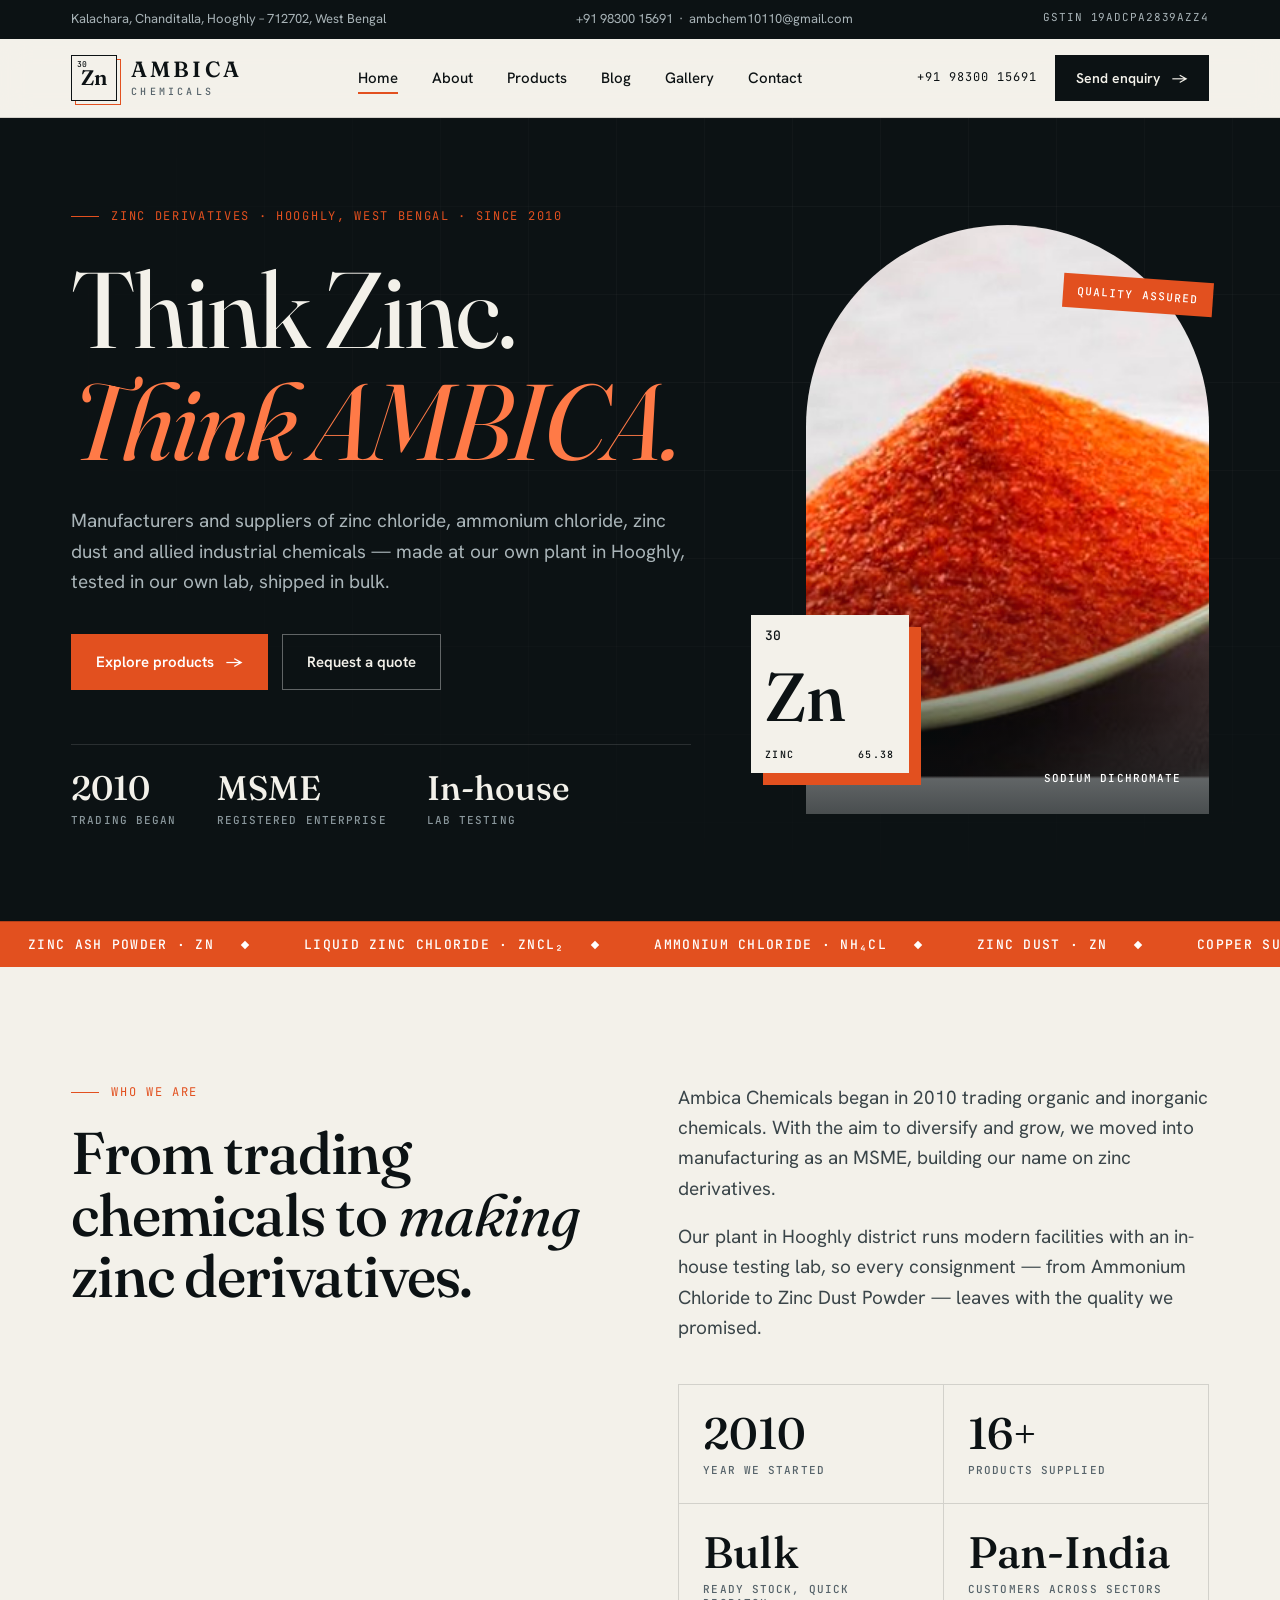
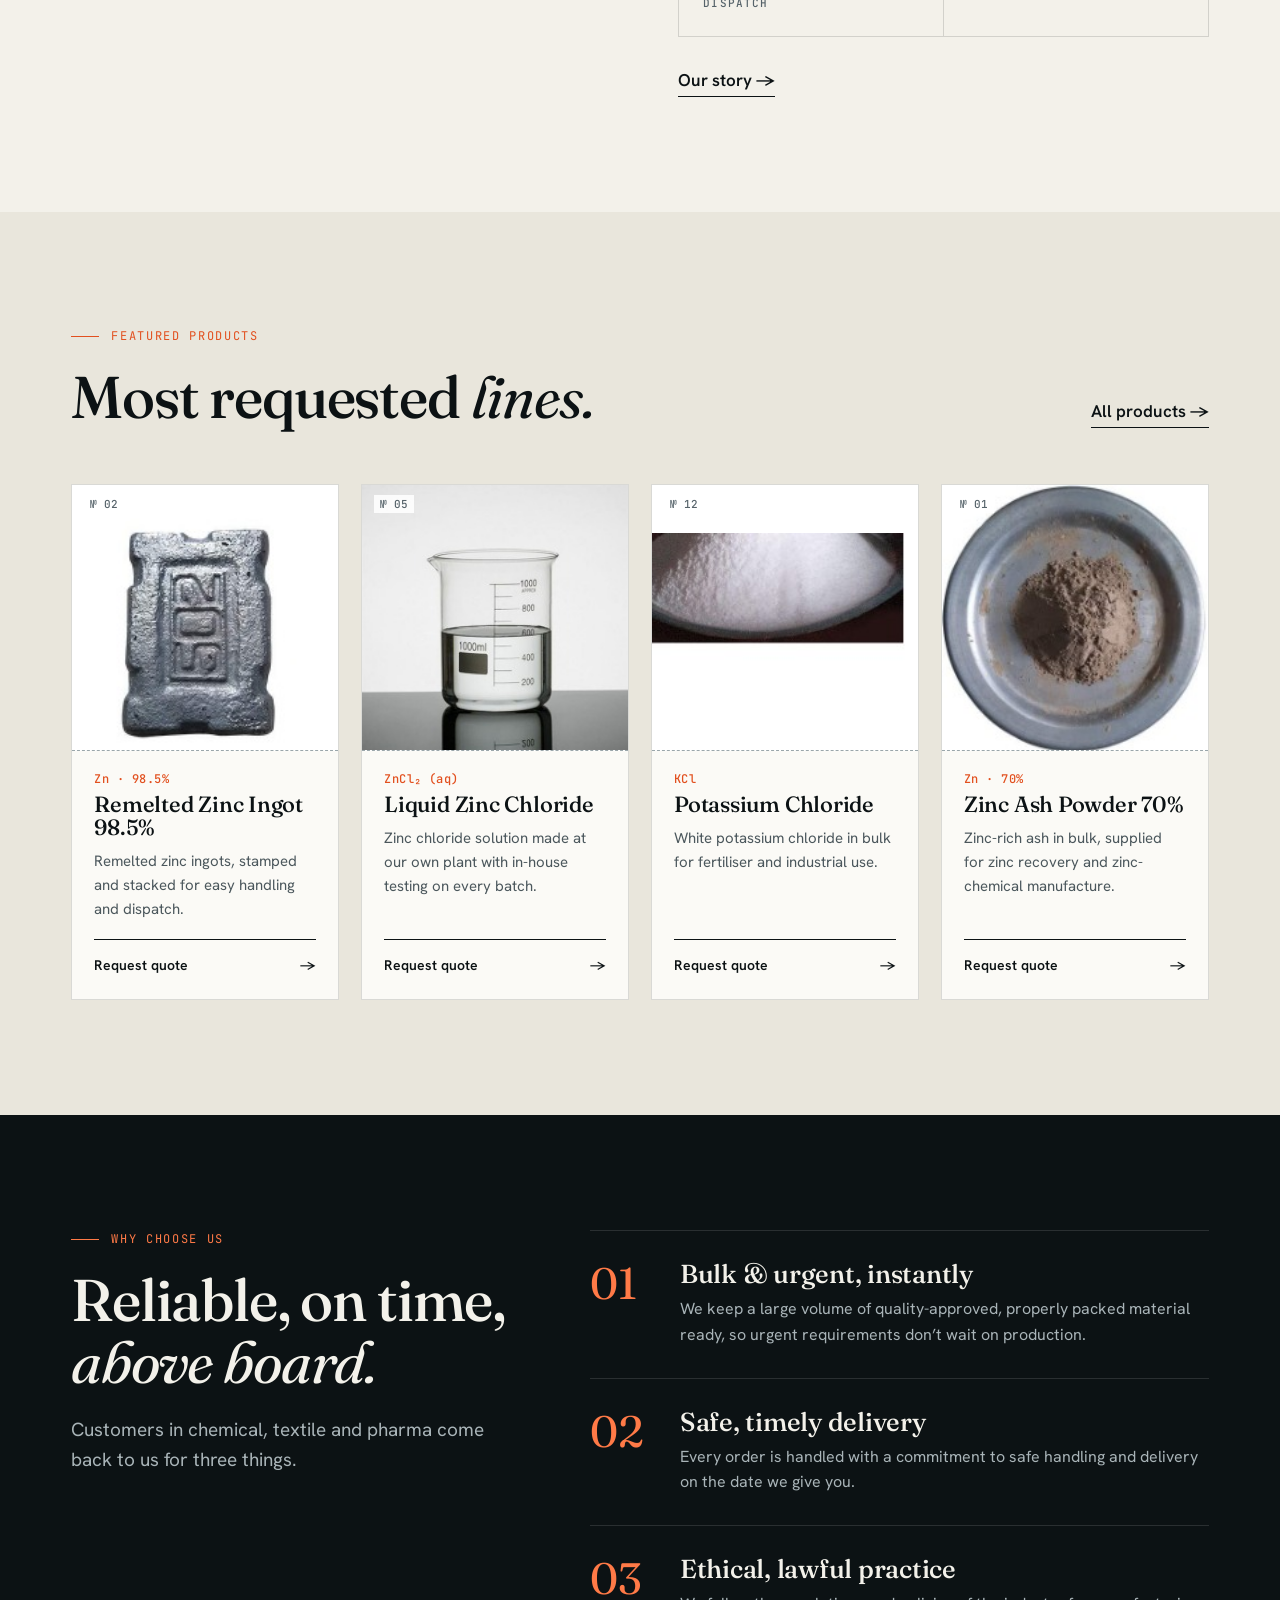
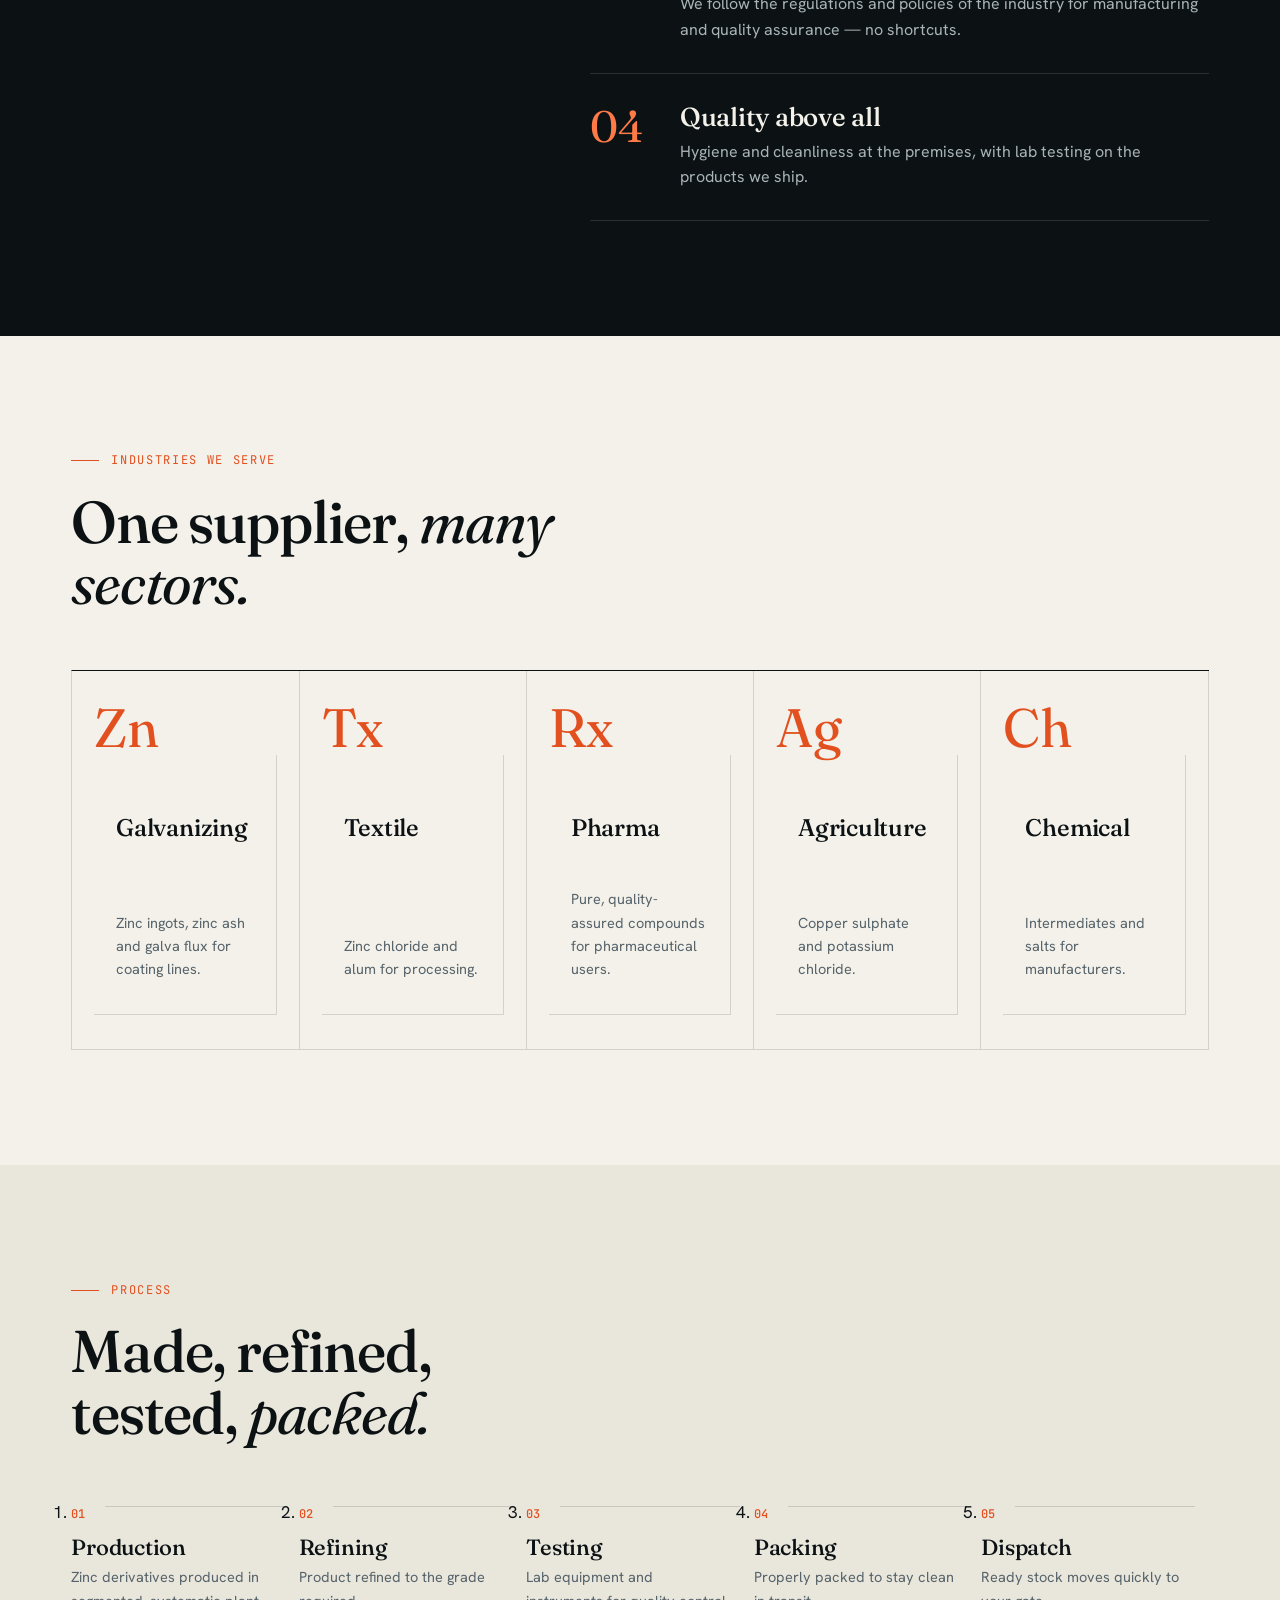
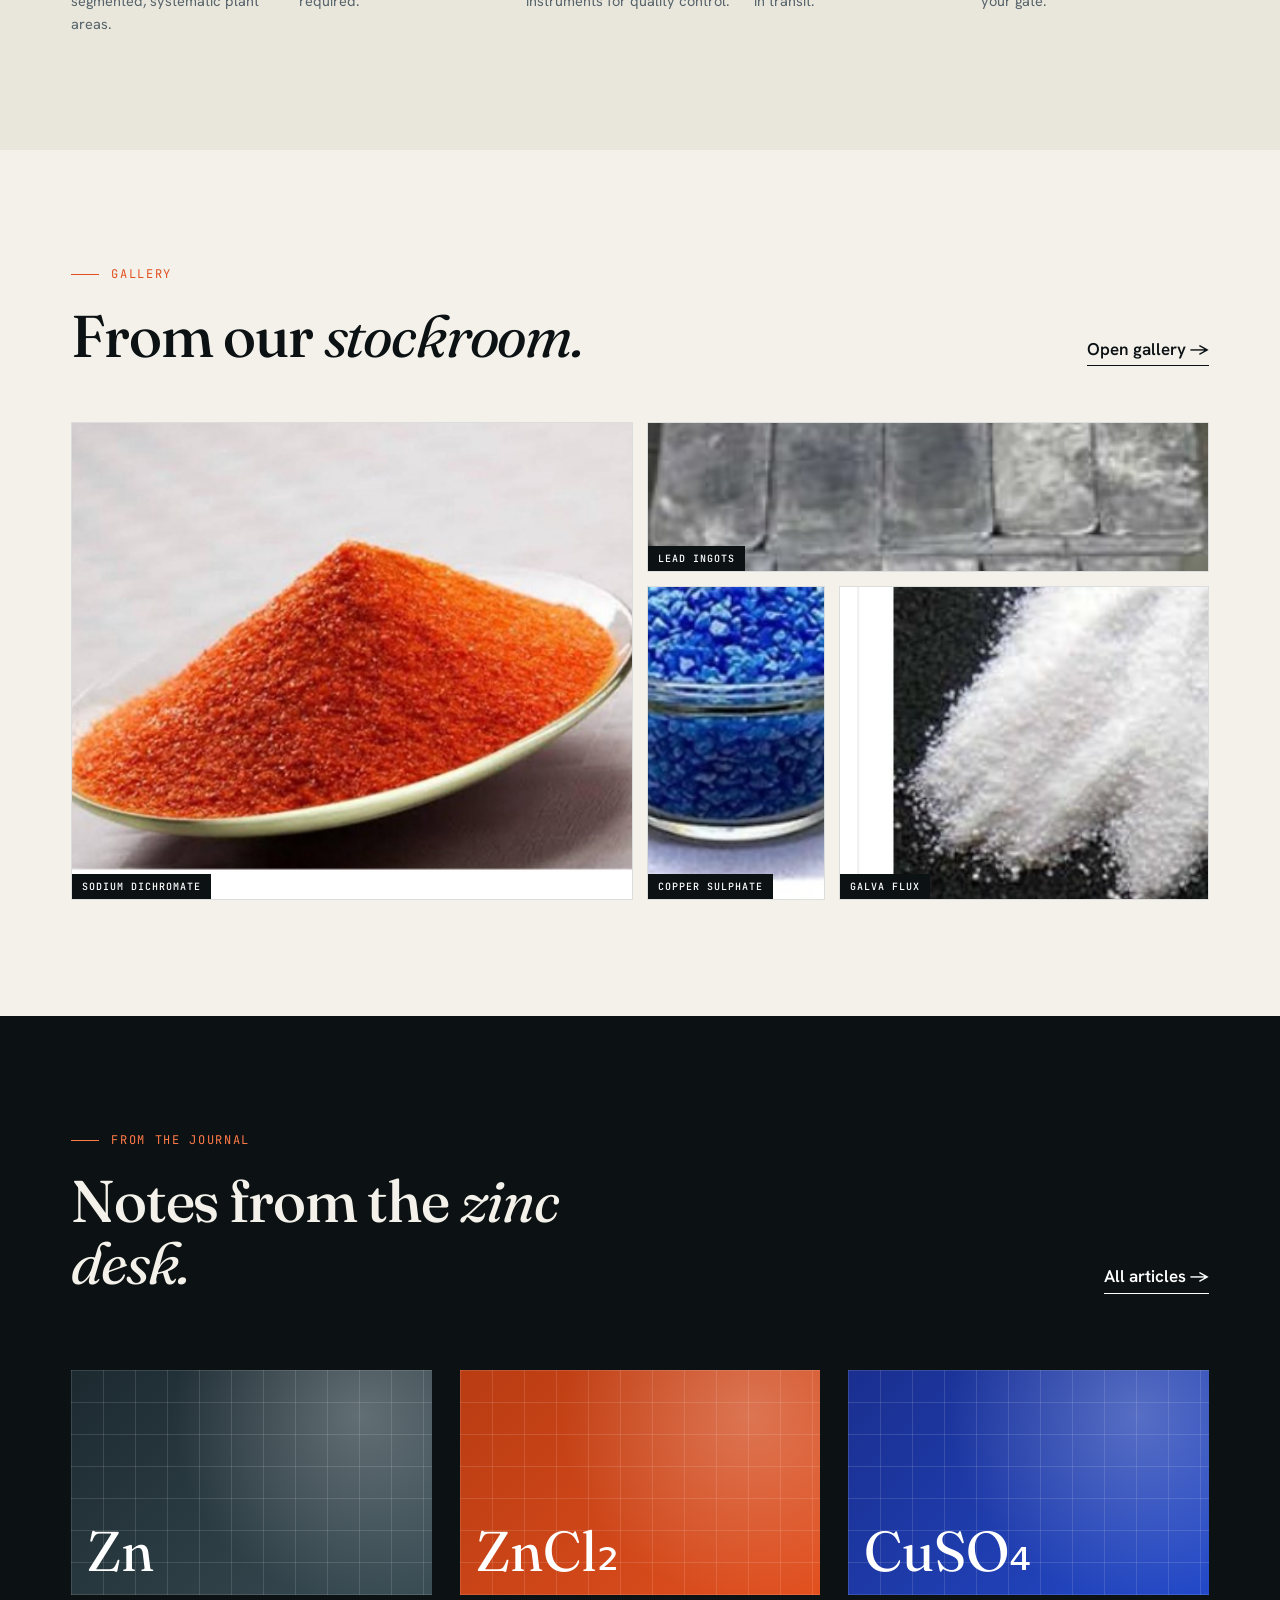
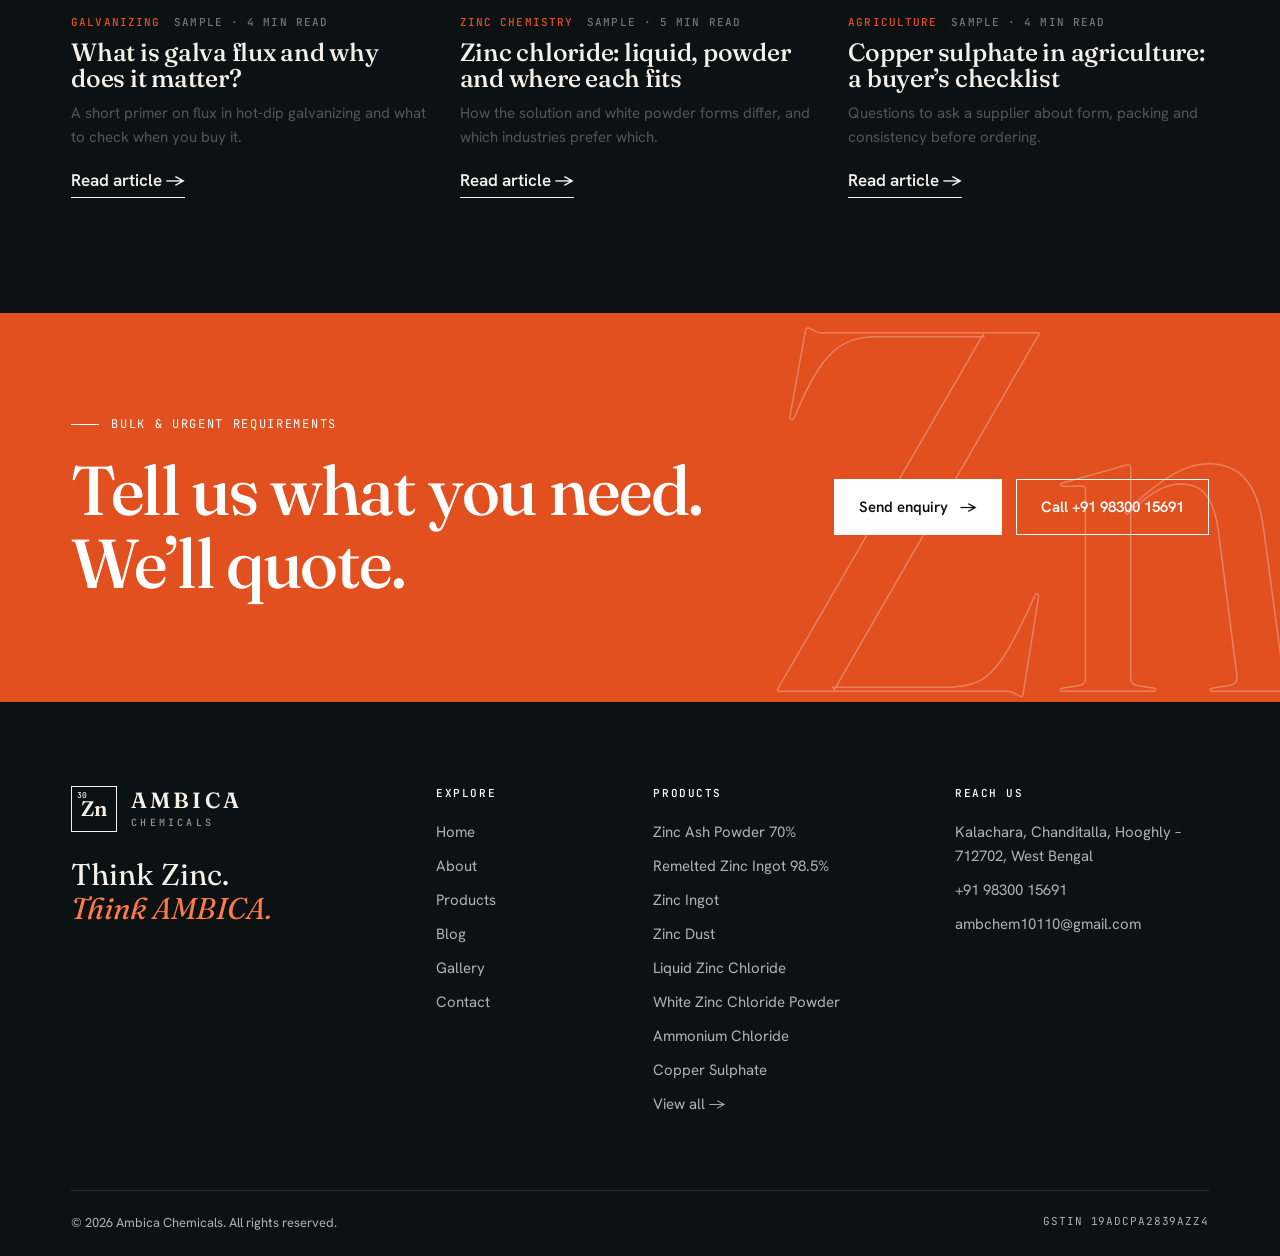
<file: index.html>
<!doctype html>
<html lang="en"><head>
<meta charset="utf-8"><meta name="viewport" content="width=device-width,initial-scale=1">
<title>Ambica Chemicals — Zinc Chloride, Zinc Dust & Industrial Chemicals | Hooghly</title><meta name="description" content="Ambica Chemicals manufactures zinc chloride, ammonium chloride, zinc dust and industrial chemicals in Hooghly, West Bengal. Think Zinc. Think AMBICA.">
<link rel="icon" href="data:image/svg+xml,%3Csvg xmlns='http://www.w3.org/2000/svg' viewBox='0 0 32 32'%3E%3Crect width='32' height='32' fill='%230C1214'/%3E%3Ctext x='16' y='23' font-size='20' text-anchor='middle' fill='%23E2501F' font-family='Georgia'%3EZn%3C/text%3E%3C/svg%3E">
<link rel="preconnect" href="https://fonts.googleapis.com"><link rel="preconnect" href="https://fonts.gstatic.com" crossorigin>
<link href="https://fonts.googleapis.com/css2?family=Fraunces:ital,opsz,wght@0,9..144,400;0,9..144,500;0,9..144,600;1,9..144,400&family=Hanken+Grotesk:wght@400;500;600;700&family=JetBrains+Mono:wght@500&display=swap" rel="stylesheet">
<link rel="stylesheet" href="assets/style.css">
</head><body>
<div class="topbar"><div class="wrap"><span class="addr">Kalachara, Chanditalla, Hooghly – 712702, West Bengal</span><span><a href="tel:+919830015691">+91 98300 15691</a> &nbsp;·&nbsp; <a href="mailto:ambchem10110@gmail.com">ambchem10110@gmail.com</a></span><span class="gst">GSTIN 19ADCPA2839AZZ4</span></div></div>
<header class="site"><div class="wrap">
<a class="brand" href="index.html" aria-label="Ambica Chemicals home"><div class="zn"><small>30</small>Zn</div><div><b>AMBICA</b><span>CHEMICALS</span></div></a>
<nav class="main" aria-label="Main"><ul><li><a href="index.html" class=on>Home</a></li><li><a href="about.html">About</a></li><li><a href="products.html">Products</a></li><li><a href="blog.html">Blog</a></li><li><a href="gallery.html">Gallery</a></li><li><a href="contact.html">Contact</a></li></ul></nav>
<div class="hd-cta"><a class="phone mono" href="tel:+919830015691">+91 98300 15691</a><a class="btn btn-ink" href="contact.html">Send enquiry <span class="arr">→</span></a>
<button class="burger" aria-label="Menu" aria-expanded="false"><i></i><i></i></button></div>
</div></header>
<main>
<section class="hero"><div class="wrap"><div>
<div class="eyebrow">Zinc derivatives · Hooghly, West Bengal · Since 2010</div>
<h1>Think Zinc.<em>Think AMBICA.</em></h1>
<p class="lead">Manufacturers and suppliers of zinc chloride, ammonium chloride, zinc dust and allied industrial chemicals — made at our own plant in Hooghly, tested in our own lab, shipped in bulk.</p>
<div class="cta"><a class="btn btn-solid" href="products.html">Explore products <span class="arr">→</span></a><a class="btn btn-ghost-l" href="contact.html">Request a quote</a></div>
<div class="hero-facts"><div><b>2010</b><span>Trading began</span></div><div><b>MSME</b><span>Registered enterprise</span></div><div><b>In-house</b><span>Lab testing</span></div></div>
</div>
<div class="arch" aria-hidden="false"><div class="shape"><img src="images/sodium-dichromate.jpg" alt="Orange sodium dichromate powder in a glass dish"></div>
<div class="tile"><span class="no">30</span><span class="sym">Zn</span><span class="nm"><span>Zinc</span><span>65.38</span></span></div>
<div class="tag">Quality assured</div><div class="cap">Sodium dichromate</div></div>
</div></section>
<div class="ticker" aria-hidden="true"><div><span>Zinc Ash Powder · Zn</span><span>Liquid Zinc Chloride · ZnCl₂</span><span>Ammonium Chloride · NH₄Cl</span><span>Zinc Dust · Zn</span><span>Copper Sulphate · CuSO₄</span><span>Sodium Dichromate · Na₂Cr₂O₇</span><span>Borax · Na₂B₄O₇</span><span>Potassium Chloride · KCl</span><span>Galva Flux</span><span>Lead Ingot · Pb</span><span>Hydrated Lime · Ca(OH)₂</span><span>Zinc Ash Powder · Zn</span><span>Liquid Zinc Chloride · ZnCl₂</span><span>Ammonium Chloride · NH₄Cl</span><span>Zinc Dust · Zn</span><span>Copper Sulphate · CuSO₄</span><span>Sodium Dichromate · Na₂Cr₂O₇</span><span>Borax · Na₂B₄O₇</span><span>Potassium Chloride · KCl</span><span>Galva Flux</span><span>Lead Ingot · Pb</span><span>Hydrated Lime · Ca(OH)₂</span></div></div>

<section><div class="wrap split">
<div class="rv"><div class="eyebrow">Who we are</div><h2 style="margin-top:20px">From trading chemicals to <em>making</em> zinc derivatives.</h2></div>
<div class="rv"><p class="lead">Ambica Chemicals began in 2010 trading organic and inorganic chemicals. With the aim to diversify and grow, we moved into manufacturing as an MSME, building our name on zinc derivatives.</p>
<p class="lead" style="margin-top:18px">Our plant in Hooghly district runs modern facilities with an in-house testing lab, so every consignment — from Ammonium Chloride to Zinc Dust Powder — leaves with the quality we promised.</p>
<div class="statgrid"><div><b>2010</b><span>Year we started</span></div><div><b>16+</b><span>Products supplied</span></div><div><b>Bulk</b><span>Ready stock, quick dispatch</span></div><div><b>Pan-India</b><span>Customers across sectors</span></div></div>
<p style="margin-top:30px"><a class="link" href="about.html">Our story →</a></p></div></div></section>

<section style="background:var(--paper-2)"><div class="wrap">
<div class="sec-head"><div><div class="eyebrow">Featured products</div><h2 style="margin-top:20px">Most requested <em>lines.</em></h2></div><a class="link" href="products.html">All products →</a></div>
<div class="pgrid rv"><article class="pcard"><div class="ph"><span class="no">№ 02</span><img src="images/zinc-alloy.jpg" alt="Remelted Zinc Ingot 98.5% supplied by Ambica Chemicals" loading="lazy"></div><div class="bd"><span class="fm">Zn · 98.5%</span><h3>Remelted Zinc Ingot 98.5%</h3><p>Remelted zinc ingots, stamped and stacked for easy handling and dispatch.</p>
<a class="go" href="contact.html?product=Remelted%20Zinc%20Ingot%2098.5%">Request quote <span>→</span></a></div></article><article class="pcard"><div class="ph"><span class="no">№ 05</span><img src="images/liquid-zinc-chloride.jpg" alt="Liquid Zinc Chloride supplied by Ambica Chemicals" loading="lazy"></div><div class="bd"><span class="fm">ZnCl₂ (aq)</span><h3>Liquid Zinc Chloride</h3><p>Zinc chloride solution made at our own plant with in-house testing on every batch.</p>
<a class="go" href="contact.html?product=Liquid%20Zinc%20Chloride">Request quote <span>→</span></a></div></article><article class="pcard"><div class="ph"><span class="no">№ 12</span><img src="images/potassium-chloride.jpg" alt="Potassium Chloride supplied by Ambica Chemicals" loading="lazy"></div><div class="bd"><span class="fm">KCl</span><h3>Potassium Chloride</h3><p>White potassium chloride in bulk for fertiliser and industrial use.</p>
<a class="go" href="contact.html?product=Potassium%20Chloride">Request quote <span>→</span></a></div></article><article class="pcard"><div class="ph"><span class="no">№ 01</span><img src="images/zinc-ash.jpg" alt="Zinc Ash Powder 70% supplied by Ambica Chemicals" loading="lazy"></div><div class="bd"><span class="fm">Zn · 70%</span><h3>Zinc Ash Powder 70%</h3><p>Zinc-rich ash in bulk, supplied for zinc recovery and zinc-chemical manufacture.</p>
<a class="go" href="contact.html?product=Zinc%20Ash%20Powder%2070%">Request quote <span>→</span></a></div></article></div></div></section>

<section class="dark"><div class="wrap why">
<div class="rv"><div class="eyebrow">Why choose us</div><h2 style="margin:20px 0 22px">Reliable, on time, <em>above board.</em></h2><p class="lead">Customers in chemical, textile and pharma come back to us for three things.</p></div>
<ul class="why-list rv">
<li><span class="n">01</span><div><h3>Bulk &amp; urgent, instantly</h3><p>We keep a large volume of quality-approved, properly packed material ready, so urgent requirements don’t wait on production.</p></div></li>
<li><span class="n">02</span><div><h3>Safe, timely delivery</h3><p>Every order is handled with a commitment to safe handling and delivery on the date we give you.</p></div></li>
<li><span class="n">03</span><div><h3>Ethical, lawful practice</h3><p>We follow the regulations and policies of the industry for manufacturing and quality assurance — no shortcuts.</p></div></li>
<li><span class="n">04</span><div><h3>Quality above all</h3><p>Hygiene and cleanliness at the premises, with lab testing on the products we ship.</p></div></li>
</ul></div></section>

<section><div class="wrap">
<div class="sec-head"><div><div class="eyebrow">Industries we serve</div><h2 style="margin-top:20px">One supplier, <em>many sectors.</em></h2></div></div>
<div class="ind rv">
<div><span class="ic">Zn</span><div><h3>Galvanizing</h3><p>Zinc ingots, zinc ash and galva flux for coating lines.</p></div></div>
<div><span class="ic">Tx</span><div><h3>Textile</h3><p>Zinc chloride and alum for processing.</p></div></div>
<div><span class="ic">Rx</span><div><h3>Pharma</h3><p>Pure, quality-assured compounds for pharmaceutical users.</p></div></div>
<div><span class="ic">Ag</span><div><h3>Agriculture</h3><p>Copper sulphate and potassium chloride.</p></div></div>
<div><span class="ic">Ch</span><div><h3>Chemical</h3><p>Intermediates and salts for manufacturers.</p></div></div>
</div></div></section>

<section style="background:var(--paper-2)"><div class="wrap">
<div class="sec-head"><div><div class="eyebrow">Process</div><h2 style="margin-top:20px">Made, refined, tested, <em>packed.</em></h2></div></div>
<ol class="proc rv">
<li><h3>Production</h3><p>Zinc derivatives produced in segmented, systematic plant areas.</p></li>
<li><h3>Refining</h3><p>Product refined to the grade required.</p></li>
<li><h3>Testing</h3><p>Lab equipment and instruments for quality control.</p></li>
<li><h3>Packing</h3><p>Properly packed to stay clean in transit.</p></li>
<li><h3>Dispatch</h3><p>Ready stock moves quickly to your gate.</p></li>
</ol></div></section>

<section><div class="wrap">
<div class="sec-head"><div><div class="eyebrow">Gallery</div><h2 style="margin-top:20px">From our <em>stockroom.</em></h2></div><a class="link" href="gallery.html">Open gallery →</a></div>
<div class="mosaic rv">
<figure class="m1" data-zoom="images/sodium-dichromate.jpg" data-title="Sodium dichromate"><img src="images/sodium-dichromate.jpg" alt="Sodium dichromate" loading="lazy"><figcaption>Sodium dichromate</figcaption></figure>
<figure class="m2" data-zoom="images/lead-ingot.jpg" data-title="Lead ingots"><img src="images/lead-ingot.jpg" alt="Lead ingots stacked" loading="lazy"><figcaption>Lead ingots</figcaption></figure>
<figure class="m3" data-zoom="images/copper-sulphate.jpg" data-title="Copper sulphate"><img src="images/copper-sulphate.jpg" alt="Copper sulphate crystals" loading="lazy"><figcaption>Copper sulphate</figcaption></figure>
<figure class="m4" data-zoom="images/galva-flux.jpg" data-title="Galva flux"><img src="images/galva-flux.jpg" alt="Galva flux crystals" loading="lazy"><figcaption>Galva flux</figcaption></figure>
</div></div></section>

<section class="dark"><div class="wrap">
<div class="sec-head"><div><div class="eyebrow">From the journal</div><h2 style="margin-top:20px">Notes from the <em>zinc desk.</em></h2></div><a class="link" href="blog.html" style="color:#fff">All articles →</a></div>
<div class="bgrid rv"><article class="post"><div class="cv c-a"><b>Zn</b></div><div class="meta"><i>Galvanizing</i><span>Sample · 4 min read</span></div><h3><a href="blog-details.html">What is galva flux and why does it matter?</a></h3><p>A short primer on flux in hot-dip galvanizing and what to check when you buy it.</p><a class="link" style="margin-top:18px;align-self:flex-start" href="blog-details.html">Read article →</a></article><article class="post"><div class="cv c-b"><b>ZnCl₂</b></div><div class="meta"><i>Zinc chemistry</i><span>Sample · 5 min read</span></div><h3><a href="blog-details.html">Zinc chloride: liquid, powder and where each fits</a></h3><p>How the solution and white powder forms differ, and which industries prefer which.</p><a class="link" style="margin-top:18px;align-self:flex-start" href="blog-details.html">Read article →</a></article><article class="post"><div class="cv c-c"><b>CuSO₄</b></div><div class="meta"><i>Agriculture</i><span>Sample · 4 min read</span></div><h3><a href="blog-details.html">Copper sulphate in agriculture: a buyer’s checklist</a></h3><p>Questions to ask a supplier about form, packing and consistency before ordering.</p><a class="link" style="margin-top:18px;align-self:flex-start" href="blog-details.html">Read article →</a></article></div></div></section>
<section class="cta-band"><div class="wrap"><div><div class="eyebrow">Bulk &amp; urgent requirements</div><h2>Tell us what you need. We’ll quote.</h2></div>
<div style="display:flex;gap:14px;flex-wrap:wrap"><a class="btn btn-w" href="contact.html">Send enquiry <span class="arr">→</span></a><a class="btn btn-o" href="tel:+919830015691">Call +91 98300 15691</a></div></div></section>
</main>
<footer class="site"><div class="wrap"><div class="fgrid">
<div><a class="brand" href="index.html"><div class="zn"><small>30</small>Zn</div><div><b>AMBICA</b><span>CHEMICALS</span></div></a><p class="tagline">Think Zinc. <em>Think AMBICA.</em></p></div>
<div><h4>Explore</h4><ul><li><a href="index.html">Home</a></li><li><a href="about.html">About</a></li><li><a href="products.html">Products</a></li><li><a href="blog.html">Blog</a></li><li><a href="gallery.html">Gallery</a></li><li><a href="contact.html">Contact</a></li></ul></div>
<div><h4>Products</h4><ul><li><a href="products.html#zinc-ash">Zinc Ash Powder 70%</a></li><li><a href="products.html#remelted-zinc-ingot">Remelted Zinc Ingot 98.5%</a></li><li><a href="products.html#zinc-ingot">Zinc Ingot</a></li><li><a href="products.html#zinc-dust">Zinc Dust</a></li><li><a href="products.html#liquid-zinc-chloride">Liquid Zinc Chloride</a></li><li><a href="products.html#white-zinc-chloride-powder">White Zinc Chloride Powder</a></li><li><a href="products.html#ammonium-chloride">Ammonium Chloride</a></li><li><a href="products.html#copper-sulphate">Copper Sulphate</a></li><li><a href="products.html">View all →</a></li></ul></div>
<div><h4>Reach us</h4><ul><li>Kalachara, Chanditalla, Hooghly – 712702, West Bengal</li><li><a href="tel:+919830015691">+91 98300 15691</a></li><li><a href="mailto:ambchem10110@gmail.com">ambchem10110@gmail.com</a></li></ul></div>
</div><div class="fbar"><span>© 2026 Ambica Chemicals. All rights reserved.</span><span class="gst">GSTIN 19ADCPA2839AZZ4</span></div></div></footer>
<div class="lb" role="dialog" aria-label="Image viewer"><button aria-label="Close">×</button><div><img alt=""><p></p></div></div>
<script src="assets/site.js"></script>
</body></html>
</file>
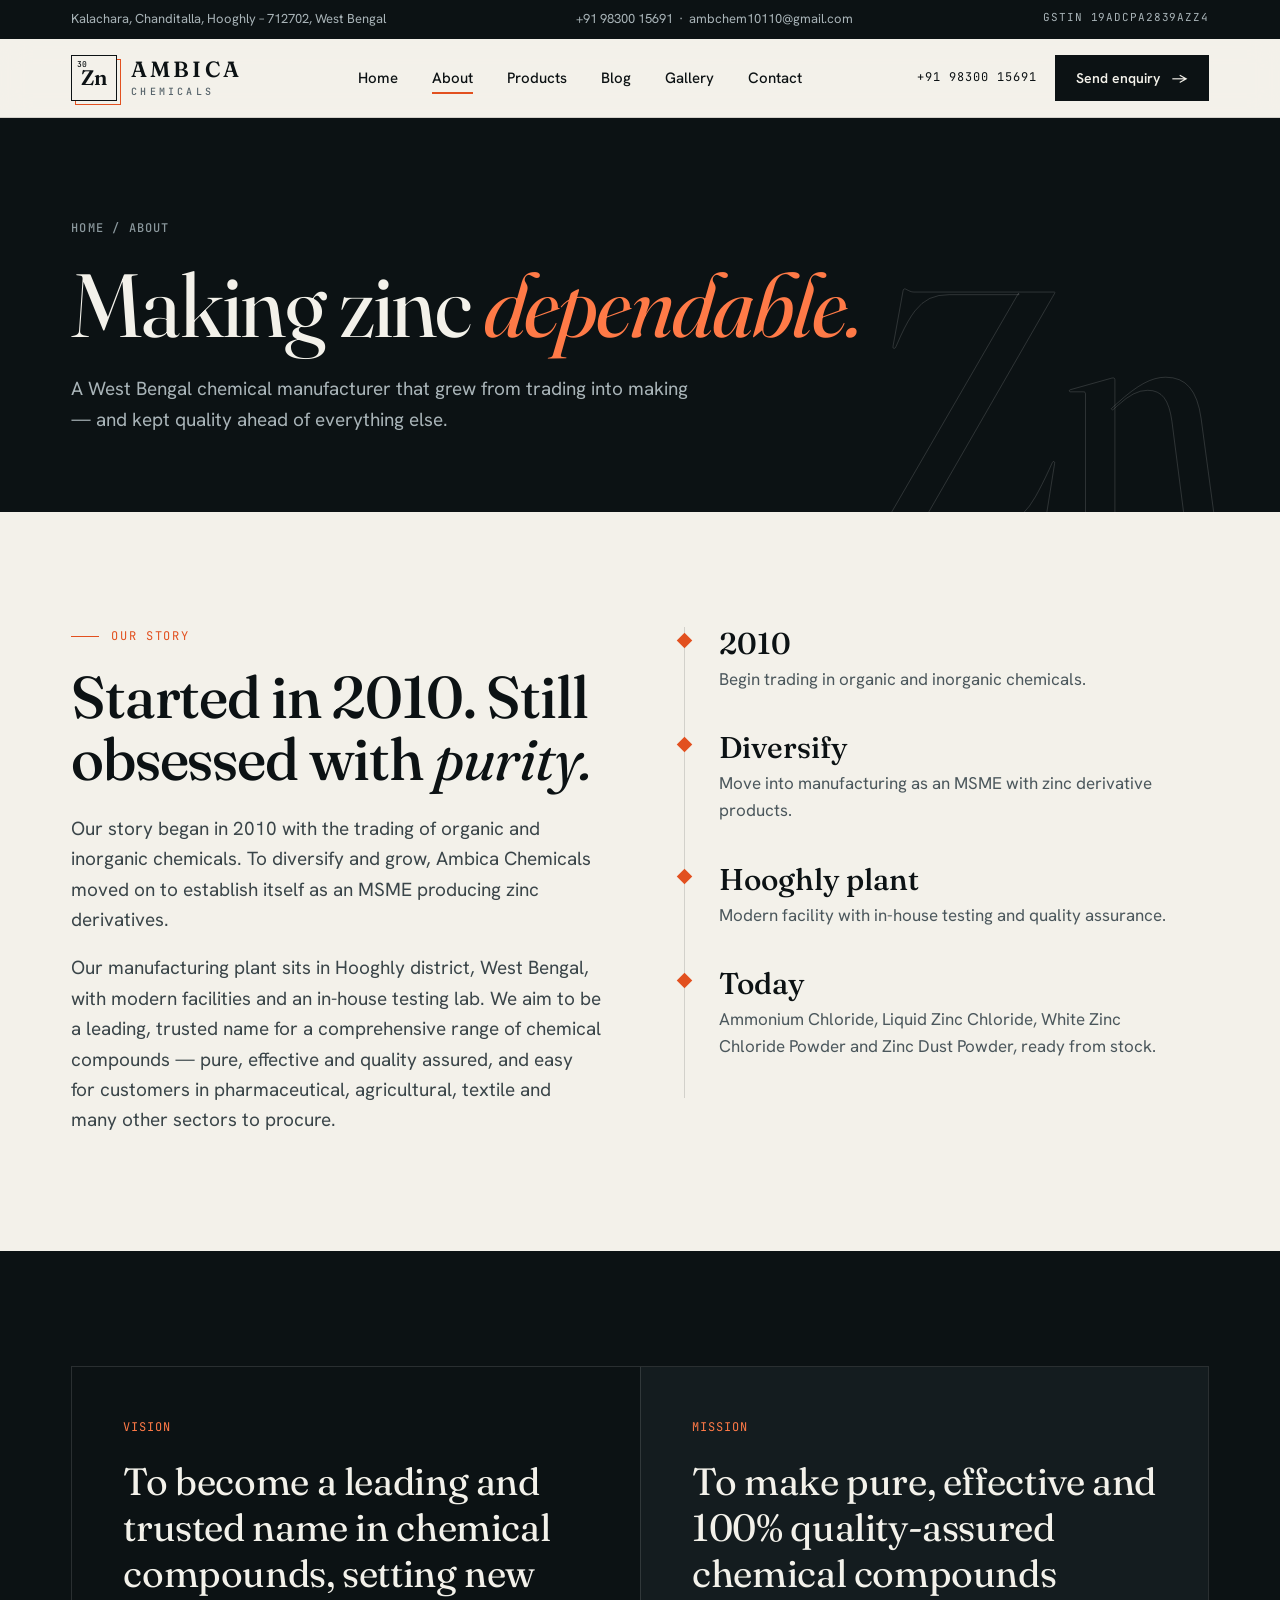
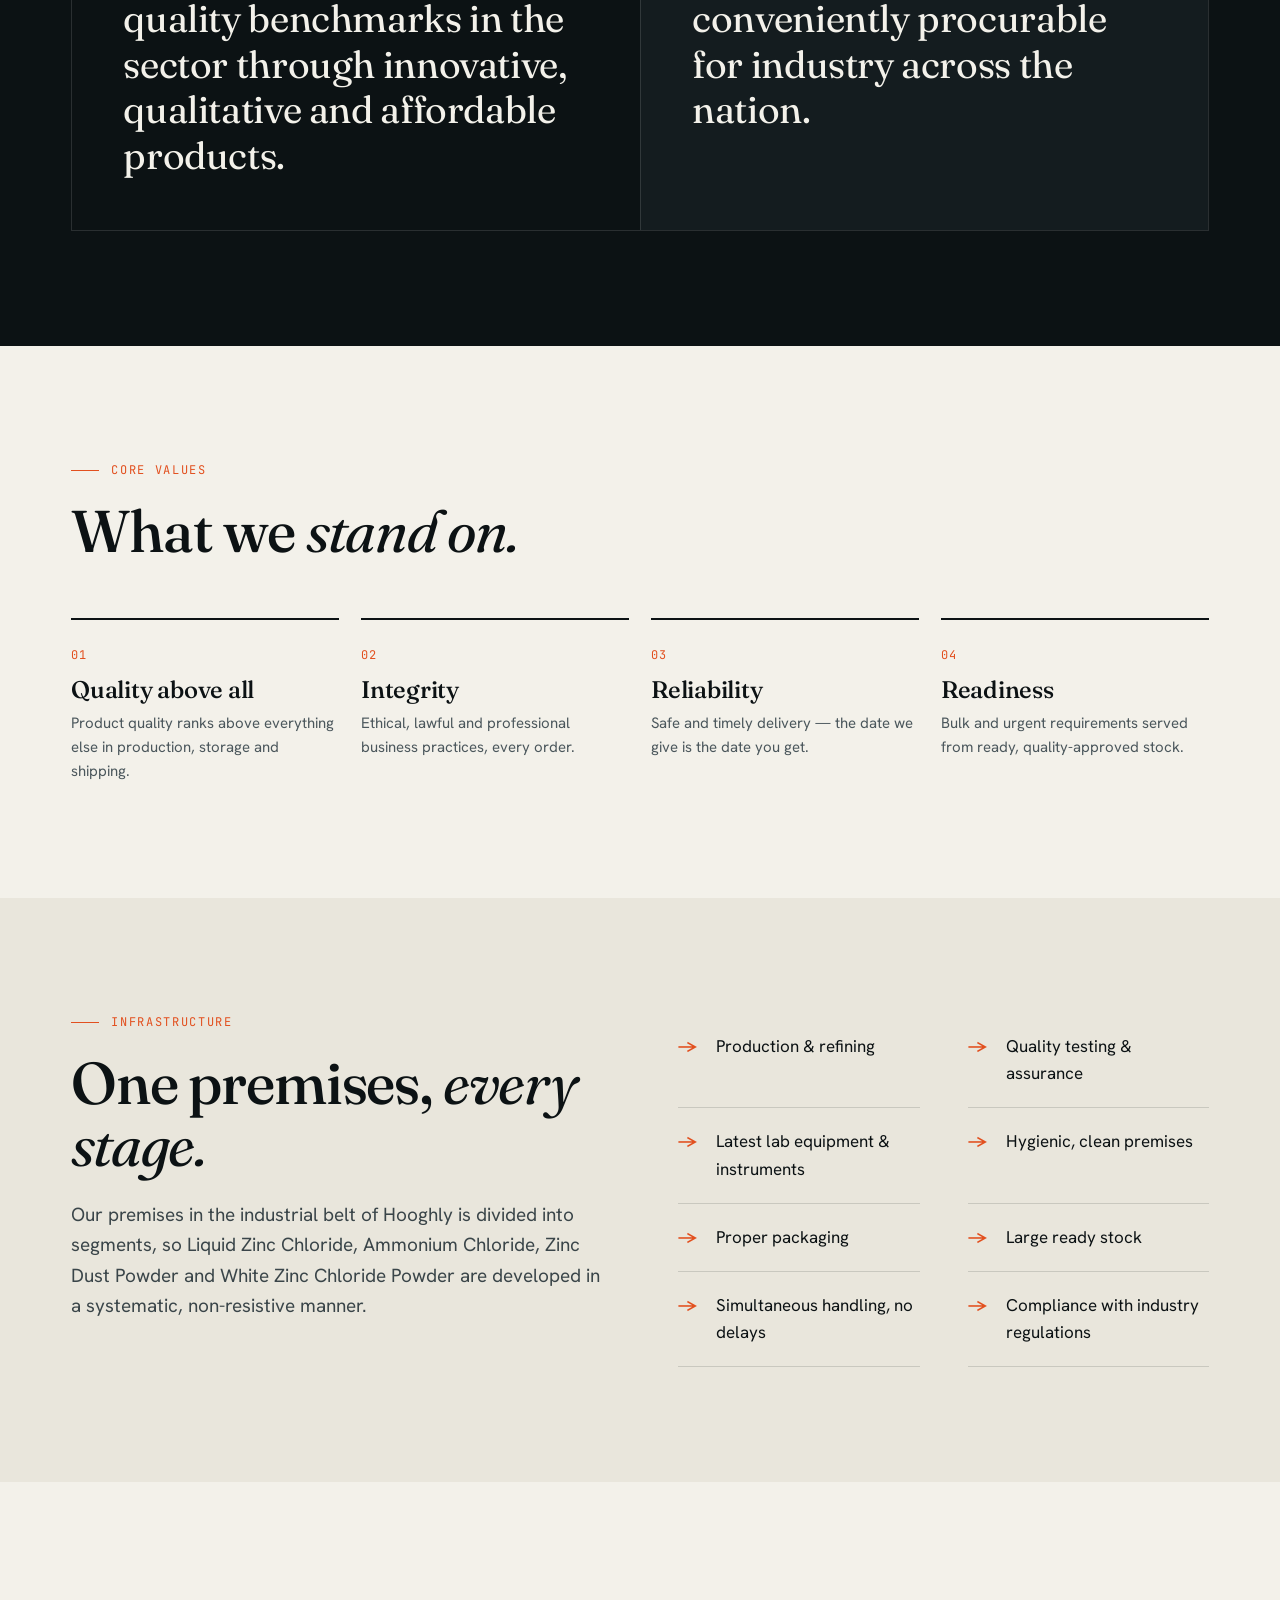
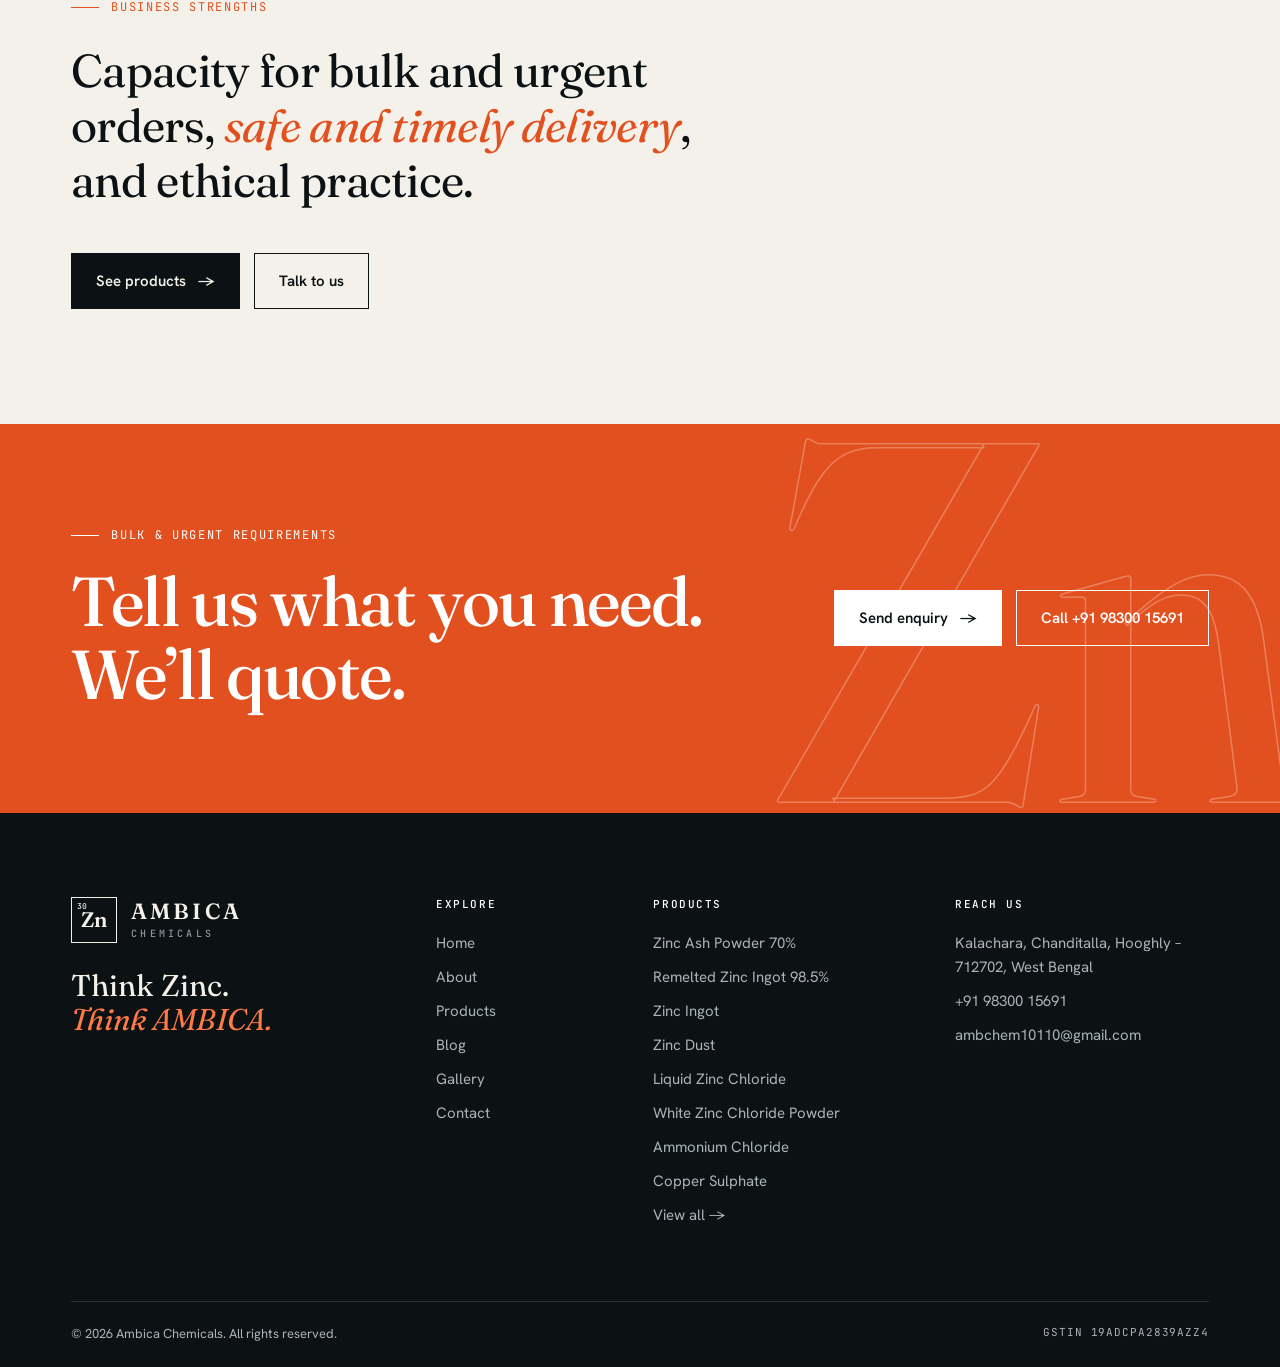
<file: about.html>
<!doctype html>
<html lang="en"><head>
<meta charset="utf-8"><meta name="viewport" content="width=device-width,initial-scale=1">
<title>About Ambica Chemicals — Zinc Derivative Manufacturer, Hooghly</title><meta name="description" content="Ambica Chemicals: an MSME zinc derivatives manufacturer in Hooghly, West Bengal, with in-house testing and ready bulk stock.">
<link rel="icon" href="data:image/svg+xml,%3Csvg xmlns='http://www.w3.org/2000/svg' viewBox='0 0 32 32'%3E%3Crect width='32' height='32' fill='%230C1214'/%3E%3Ctext x='16' y='23' font-size='20' text-anchor='middle' fill='%23E2501F' font-family='Georgia'%3EZn%3C/text%3E%3C/svg%3E">
<link rel="preconnect" href="https://fonts.googleapis.com"><link rel="preconnect" href="https://fonts.gstatic.com" crossorigin>
<link href="https://fonts.googleapis.com/css2?family=Fraunces:ital,opsz,wght@0,9..144,400;0,9..144,500;0,9..144,600;1,9..144,400&family=Hanken+Grotesk:wght@400;500;600;700&family=JetBrains+Mono:wght@500&display=swap" rel="stylesheet">
<link rel="stylesheet" href="assets/style.css">
</head><body>
<div class="topbar"><div class="wrap"><span class="addr">Kalachara, Chanditalla, Hooghly – 712702, West Bengal</span><span><a href="tel:+919830015691">+91 98300 15691</a> &nbsp;·&nbsp; <a href="mailto:ambchem10110@gmail.com">ambchem10110@gmail.com</a></span><span class="gst">GSTIN 19ADCPA2839AZZ4</span></div></div>
<header class="site"><div class="wrap">
<a class="brand" href="index.html" aria-label="Ambica Chemicals home"><div class="zn"><small>30</small>Zn</div><div><b>AMBICA</b><span>CHEMICALS</span></div></a>
<nav class="main" aria-label="Main"><ul><li><a href="index.html">Home</a></li><li><a href="about.html" class=on>About</a></li><li><a href="products.html">Products</a></li><li><a href="blog.html">Blog</a></li><li><a href="gallery.html">Gallery</a></li><li><a href="contact.html">Contact</a></li></ul></nav>
<div class="hd-cta"><a class="phone mono" href="tel:+919830015691">+91 98300 15691</a><a class="btn btn-ink" href="contact.html">Send enquiry <span class="arr">→</span></a>
<button class="burger" aria-label="Menu" aria-expanded="false"><i></i><i></i></button></div>
</div></header>
<main><section class="phead"><div class="big" aria-hidden="true">Zn</div><div class="wrap">
<div class="crumb"><a href="index.html">Home</a> / About</div><h1>Making zinc <em>dependable.</em></h1><p class="lead">A West Bengal chemical manufacturer that grew from trading into making — and kept quality ahead of everything else.</p></div></section>
<section><div class="wrap split">
<div class="rv"><div class="eyebrow">Our story</div><h2 style="margin:20px 0 24px">Started in 2010. Still obsessed with <em>purity.</em></h2>
<p class="lead">Our story began in 2010 with the trading of organic and inorganic chemicals. To diversify and grow, Ambica Chemicals moved on to establish itself as an MSME producing zinc derivatives.</p>
<p class="lead" style="margin-top:18px">Our manufacturing plant sits in Hooghly district, West Bengal, with modern facilities and an in-house testing lab. We aim to be a leading, trusted name for a comprehensive range of chemical compounds — pure, effective and quality assured, and easy for customers in pharmaceutical, agricultural, textile and many other sectors to procure.</p></div>
<ul class="timeline rv">
<li><b>2010</b><p>Begin trading in organic and inorganic chemicals.</p></li>
<li><b>Diversify</b><p>Move into manufacturing as an MSME with zinc derivative products.</p></li>
<li><b>Hooghly plant</b><p>Modern facility with in-house testing and quality assurance.</p></li>
<li><b>Today</b><p>Ammonium Chloride, Liquid Zinc Chloride, White Zinc Chloride Powder and Zinc Dust Powder, ready from stock.</p></li>
</ul></div></section>

<section class="dark"><div class="wrap"><div class="vm rv">
<div><span class="mono">Vision</span><h3>To become a leading and trusted name in chemical compounds, setting new quality benchmarks in the sector through innovative, qualitative and affordable products.</h3></div>
<div><span class="mono">Mission</span><h3>To make pure, effective and 100% quality-assured chemical compounds conveniently procurable for industry across the nation.</h3></div></div></div></section>

<section><div class="wrap"><div class="sec-head"><div><div class="eyebrow">Core values</div><h2 style="margin-top:20px">What we <em>stand on.</em></h2></div></div>
<div class="vals rv">
<div><span class="mono">01</span><h3>Quality above all</h3><p>Product quality ranks above everything else in production, storage and shipping.</p></div>
<div><span class="mono">02</span><h3>Integrity</h3><p>Ethical, lawful and professional business practices, every order.</p></div>
<div><span class="mono">03</span><h3>Reliability</h3><p>Safe and timely delivery — the date we give is the date you get.</p></div>
<div><span class="mono">04</span><h3>Readiness</h3><p>Bulk and urgent requirements served from ready, quality-approved stock.</p></div></div></div></section>

<section style="background:var(--paper-2)"><div class="wrap split">
<div class="rv"><div class="eyebrow">Infrastructure</div><h2 style="margin:20px 0 24px">One premises, <em>every stage.</em></h2>
<p class="lead">Our premises in the industrial belt of Hooghly is divided into segments, so Liquid Zinc Chloride, Ammonium Chloride, Zinc Dust Powder and White Zinc Chloride Powder are developed in a systematic, non-resistive manner.</p></div>
<ul class="cap-list rv"><li>Production &amp; refining</li><li>Quality testing &amp; assurance</li><li>Latest lab equipment &amp; instruments</li><li>Hygienic, clean premises</li><li>Proper packaging</li><li>Large ready stock</li><li>Simultaneous handling, no delays</li><li>Compliance with industry regulations</li></ul></div></section>

<section><div class="wrap"><div class="eyebrow">Business strengths</div><p class="quote" style="margin-top:26px">Capacity for bulk and urgent orders, <em>safe and timely delivery</em>, and ethical practice.</p>
<div style="margin-top:44px;display:flex;gap:14px;flex-wrap:wrap"><a class="btn btn-ink" href="products.html">See products <span class="arr">→</span></a><a class="btn" href="contact.html">Talk to us</a></div></div></section>
<section class="cta-band"><div class="wrap"><div><div class="eyebrow">Bulk &amp; urgent requirements</div><h2>Tell us what you need. We’ll quote.</h2></div>
<div style="display:flex;gap:14px;flex-wrap:wrap"><a class="btn btn-w" href="contact.html">Send enquiry <span class="arr">→</span></a><a class="btn btn-o" href="tel:+919830015691">Call +91 98300 15691</a></div></div></section></main>
<footer class="site"><div class="wrap"><div class="fgrid">
<div><a class="brand" href="index.html"><div class="zn"><small>30</small>Zn</div><div><b>AMBICA</b><span>CHEMICALS</span></div></a><p class="tagline">Think Zinc. <em>Think AMBICA.</em></p></div>
<div><h4>Explore</h4><ul><li><a href="index.html">Home</a></li><li><a href="about.html">About</a></li><li><a href="products.html">Products</a></li><li><a href="blog.html">Blog</a></li><li><a href="gallery.html">Gallery</a></li><li><a href="contact.html">Contact</a></li></ul></div>
<div><h4>Products</h4><ul><li><a href="products.html#zinc-ash">Zinc Ash Powder 70%</a></li><li><a href="products.html#remelted-zinc-ingot">Remelted Zinc Ingot 98.5%</a></li><li><a href="products.html#zinc-ingot">Zinc Ingot</a></li><li><a href="products.html#zinc-dust">Zinc Dust</a></li><li><a href="products.html#liquid-zinc-chloride">Liquid Zinc Chloride</a></li><li><a href="products.html#white-zinc-chloride-powder">White Zinc Chloride Powder</a></li><li><a href="products.html#ammonium-chloride">Ammonium Chloride</a></li><li><a href="products.html#copper-sulphate">Copper Sulphate</a></li><li><a href="products.html">View all →</a></li></ul></div>
<div><h4>Reach us</h4><ul><li>Kalachara, Chanditalla, Hooghly – 712702, West Bengal</li><li><a href="tel:+919830015691">+91 98300 15691</a></li><li><a href="mailto:ambchem10110@gmail.com">ambchem10110@gmail.com</a></li></ul></div>
</div><div class="fbar"><span>© 2026 Ambica Chemicals. All rights reserved.</span><span class="gst">GSTIN 19ADCPA2839AZZ4</span></div></div></footer>
<div class="lb" role="dialog" aria-label="Image viewer"><button aria-label="Close">×</button><div><img alt=""><p></p></div></div>
<script src="assets/site.js"></script>
</body></html>
</file>
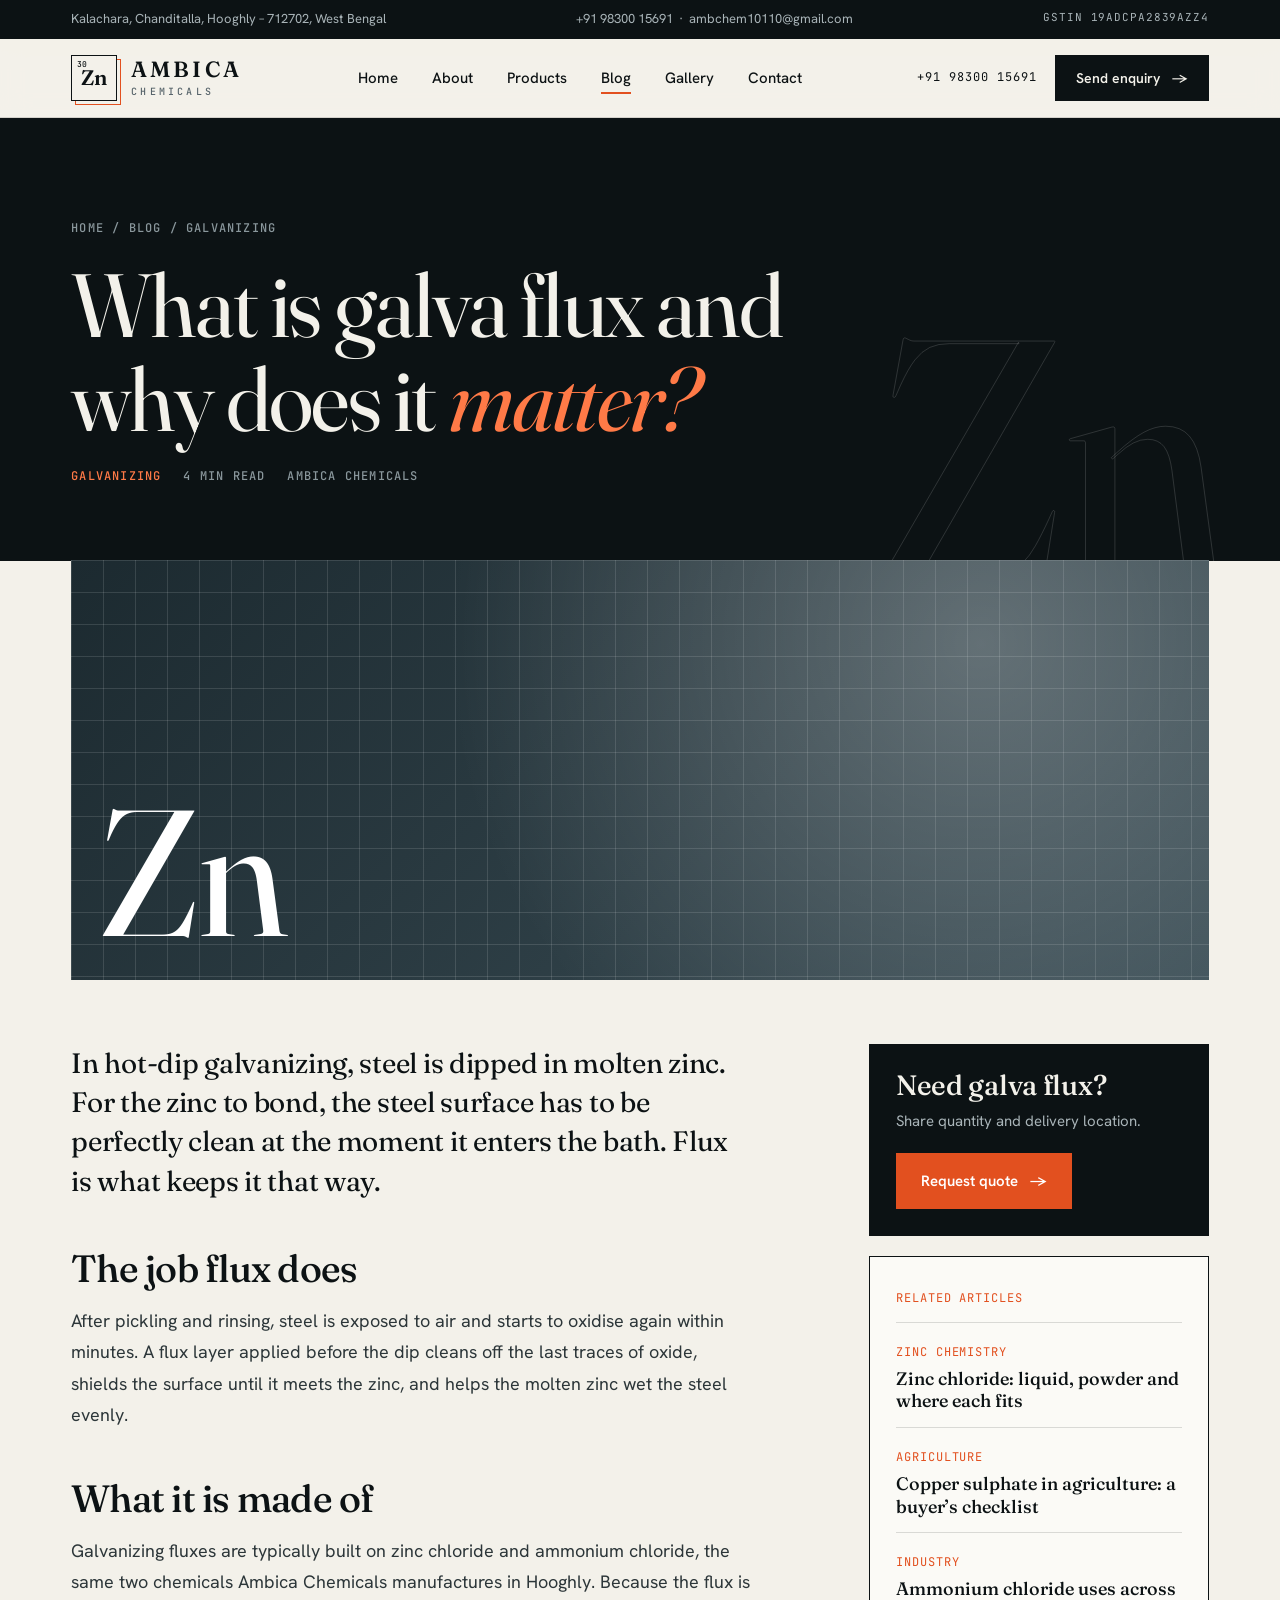
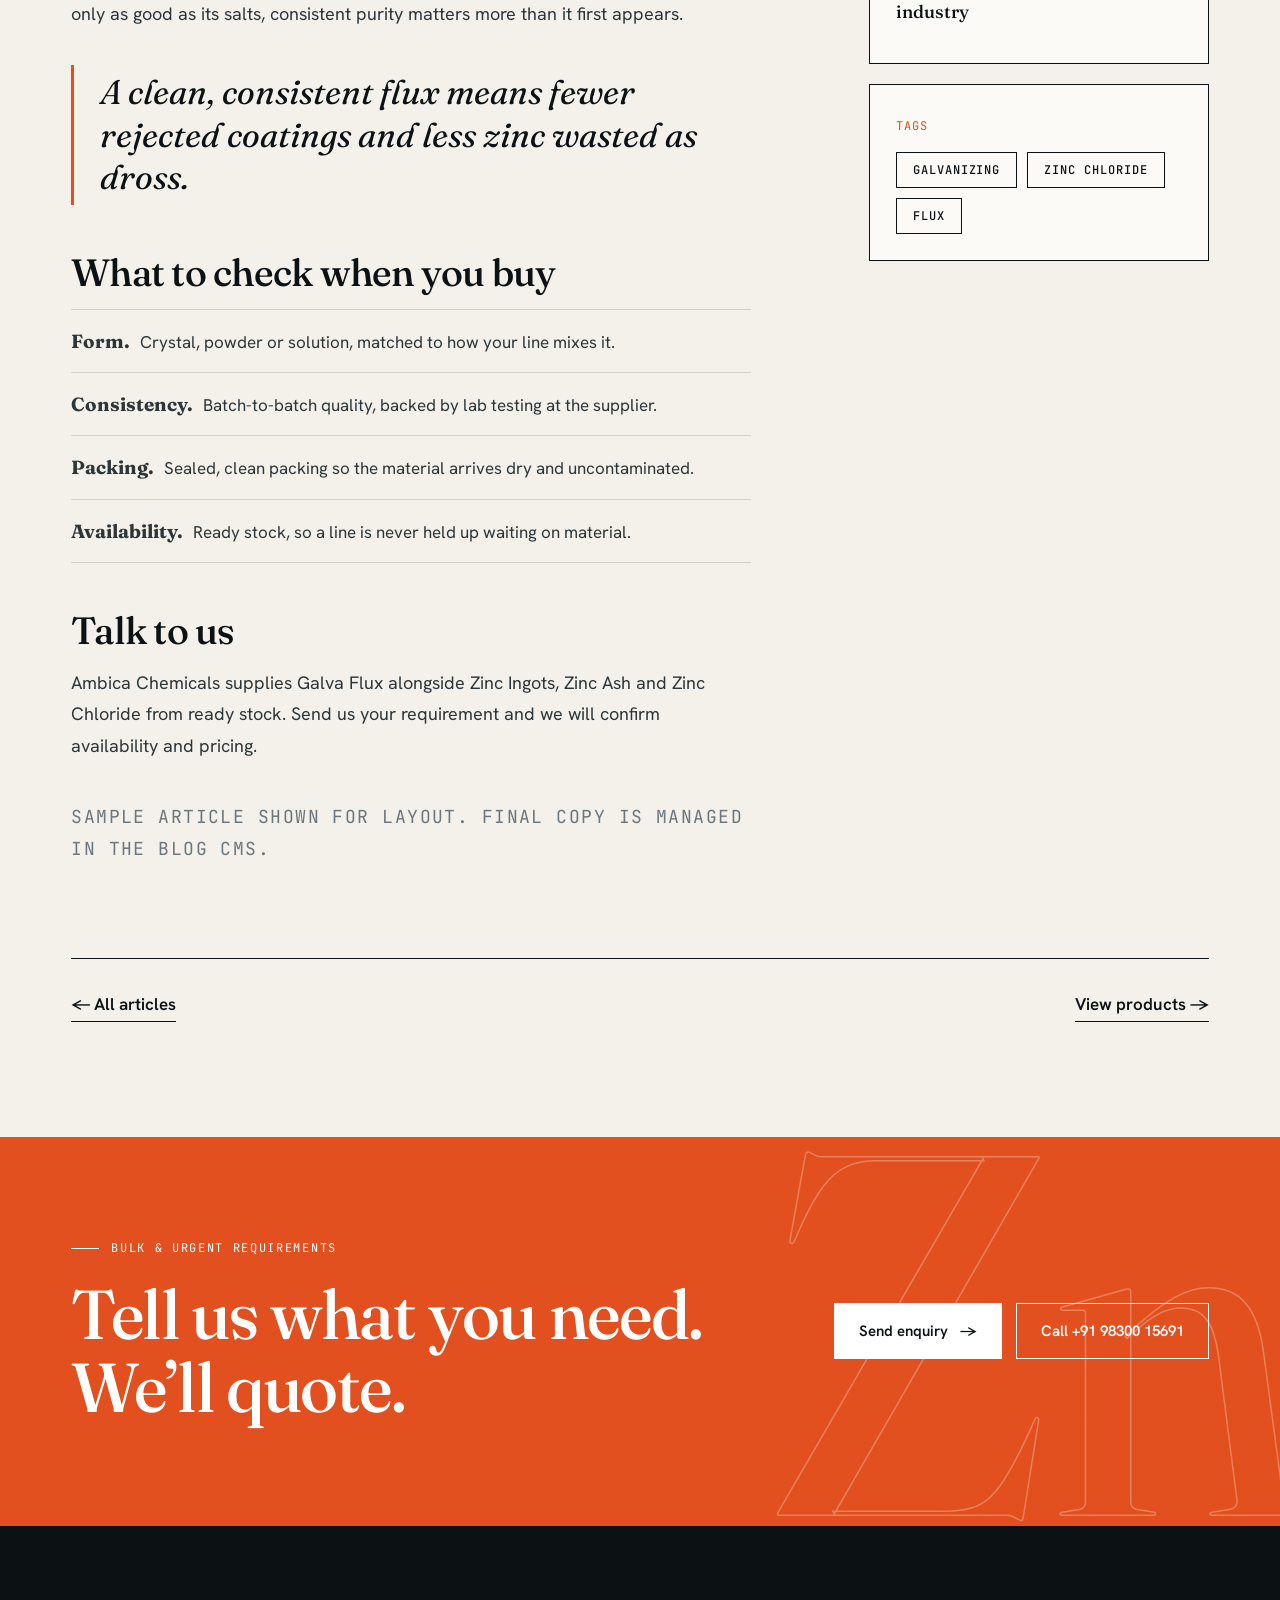
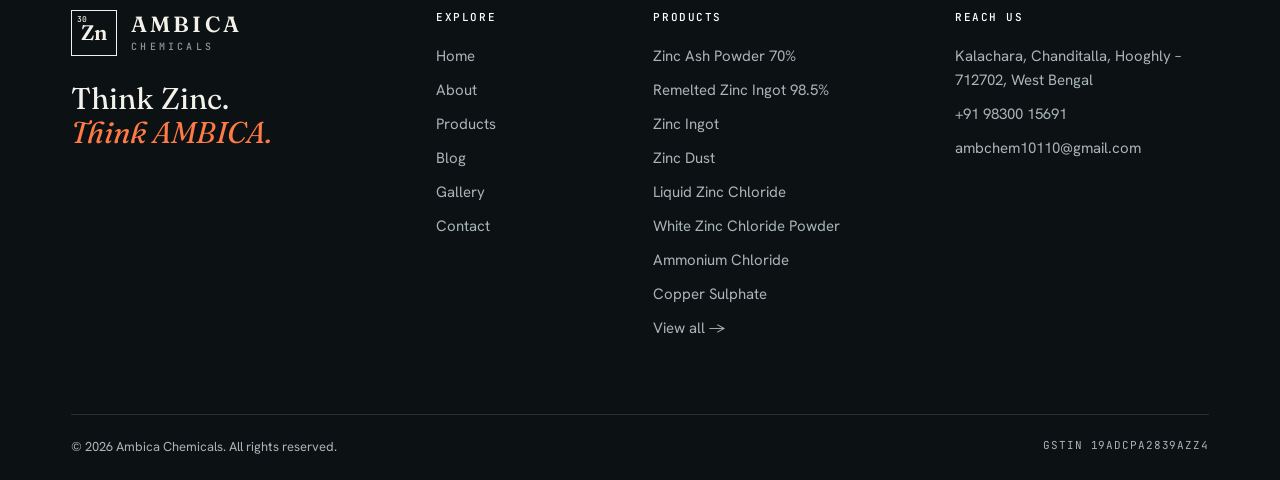
<file: blog-details.html>
<!doctype html>
<html lang="en"><head>
<meta charset="utf-8"><meta name="viewport" content="width=device-width,initial-scale=1">
<title>What is Galva Flux and Why Does It Matter? — Ambica Chemicals</title><meta name="description" content="A short primer on flux in hot-dip galvanizing and what to check when you buy it.">
<link rel="icon" href="data:image/svg+xml,%3Csvg xmlns='http://www.w3.org/2000/svg' viewBox='0 0 32 32'%3E%3Crect width='32' height='32' fill='%230C1214'/%3E%3Ctext x='16' y='23' font-size='20' text-anchor='middle' fill='%23E2501F' font-family='Georgia'%3EZn%3C/text%3E%3C/svg%3E">
<link rel="preconnect" href="https://fonts.googleapis.com"><link rel="preconnect" href="https://fonts.gstatic.com" crossorigin>
<link href="https://fonts.googleapis.com/css2?family=Fraunces:ital,opsz,wght@0,9..144,400;0,9..144,500;0,9..144,600;1,9..144,400&family=Hanken+Grotesk:wght@400;500;600;700&family=JetBrains+Mono:wght@500&display=swap" rel="stylesheet">
<link rel="stylesheet" href="assets/style.css">
</head><body>
<div class="topbar"><div class="wrap"><span class="addr">Kalachara, Chanditalla, Hooghly – 712702, West Bengal</span><span><a href="tel:+919830015691">+91 98300 15691</a> &nbsp;·&nbsp; <a href="mailto:ambchem10110@gmail.com">ambchem10110@gmail.com</a></span><span class="gst">GSTIN 19ADCPA2839AZZ4</span></div></div>
<header class="site"><div class="wrap">
<a class="brand" href="index.html" aria-label="Ambica Chemicals home"><div class="zn"><small>30</small>Zn</div><div><b>AMBICA</b><span>CHEMICALS</span></div></a>
<nav class="main" aria-label="Main"><ul><li><a href="index.html">Home</a></li><li><a href="about.html">About</a></li><li><a href="products.html">Products</a></li><li><a href="blog.html" class=on>Blog</a></li><li><a href="gallery.html">Gallery</a></li><li><a href="contact.html">Contact</a></li></ul></nav>
<div class="hd-cta"><a class="phone mono" href="tel:+919830015691">+91 98300 15691</a><a class="btn btn-ink" href="contact.html">Send enquiry <span class="arr">→</span></a>
<button class="burger" aria-label="Menu" aria-expanded="false"><i></i><i></i></button></div>
</div></header>
<main><section class="phead"><div class="big" aria-hidden="true">Zn</div><div class="wrap">
<div class="crumb"><a href="index.html">Home</a> / <a href="blog.html">Blog</a> / Galvanizing</div>
<h1 style="max-width:16ch">What is galva flux and why does it <em>matter?</em></h1>
<div class="art-meta"><span>Galvanizing</span><span>4 min read</span><span>Ambica Chemicals</span></div></div></section>
<section style="padding-top:0"><div class="wrap">
<div class="art-cover cv c-a"><b>Zn</b></div>
<div class="art-grid">
<article class="art rv">
<p class="art-lead">In hot-dip galvanizing, steel is dipped in molten zinc. For the zinc to bond, the steel surface has to be perfectly clean at the moment it enters the bath. Flux is what keeps it that way.</p>
<h2>The job flux does</h2>
<p>After pickling and rinsing, steel is exposed to air and starts to oxidise again within minutes. A flux layer applied before the dip cleans off the last traces of oxide, shields the surface until it meets the zinc, and helps the molten zinc wet the steel evenly.</p>
<h2>What it is made of</h2>
<p>Galvanizing fluxes are typically built on zinc chloride and ammonium chloride, the same two chemicals Ambica Chemicals manufactures in Hooghly. Because the flux is only as good as its salts, consistent purity matters more than it first appears.</p>
<blockquote>A clean, consistent flux means fewer rejected coatings and less zinc wasted as dross.</blockquote>
<h2>What to check when you buy</h2>
<ul class="art-list">
<li><b>Form.</b> Crystal, powder or solution, matched to how your line mixes it.</li>
<li><b>Consistency.</b> Batch-to-batch quality, backed by lab testing at the supplier.</li>
<li><b>Packing.</b> Sealed, clean packing so the material arrives dry and uncontaminated.</li>
<li><b>Availability.</b> Ready stock, so a line is never held up waiting on material.</li>
</ul>
<h2>Talk to us</h2>
<p>Ambica Chemicals supplies Galva Flux alongside Zinc Ingots, Zinc Ash and Zinc Chloride from ready stock. Send us your requirement and we will confirm availability and pricing.</p>
<p class="mono" style="color:#6b777c;margin-top:40px">Sample article shown for layout. Final copy is managed in the blog CMS.</p>
</article>
<aside class="art-side">
<div class="side-box dark-box"><h3>Need galva flux?</h3><p>Share quantity and delivery location.</p><a class="btn btn-solid" href="contact.html?product=Galva%20Flux">Request quote <span class="arr">→</span></a></div>
<div class="side-box"><span class="mono" style="color:var(--ember)">Related articles</span><ul class="side-list"><li><a href="blog-details.html"><span class="mono" style="color:var(--ember)">Zinc chemistry</span><b>Zinc chloride: liquid, powder and where each fits</b></a></li><li><a href="blog-details.html"><span class="mono" style="color:var(--ember)">Agriculture</span><b>Copper sulphate in agriculture: a buyer’s checklist</b></a></li><li><a href="blog-details.html"><span class="mono" style="color:var(--ember)">Industry</span><b>Ammonium chloride uses across industry</b></a></li></ul></div>
<div class="side-box"><span class="mono" style="color:var(--ember)">Tags</span><div class="chips" style="margin:14px 0 0"><span class="chip">galvanizing</span><span class="chip">zinc chloride</span><span class="chip">flux</span></div></div>
</aside></div>
<div style="margin-top:72px;padding-top:32px;border-top:1px solid var(--ink);display:flex;justify-content:space-between;gap:20px;flex-wrap:wrap"><a class="link" href="blog.html">← All articles</a><a class="link" href="products.html">View products →</a></div>
</div></section>
<section class="cta-band"><div class="wrap"><div><div class="eyebrow">Bulk &amp; urgent requirements</div><h2>Tell us what you need. We’ll quote.</h2></div>
<div style="display:flex;gap:14px;flex-wrap:wrap"><a class="btn btn-w" href="contact.html">Send enquiry <span class="arr">→</span></a><a class="btn btn-o" href="tel:+919830015691">Call +91 98300 15691</a></div></div></section></main>
<footer class="site"><div class="wrap"><div class="fgrid">
<div><a class="brand" href="index.html"><div class="zn"><small>30</small>Zn</div><div><b>AMBICA</b><span>CHEMICALS</span></div></a><p class="tagline">Think Zinc. <em>Think AMBICA.</em></p></div>
<div><h4>Explore</h4><ul><li><a href="index.html">Home</a></li><li><a href="about.html">About</a></li><li><a href="products.html">Products</a></li><li><a href="blog.html">Blog</a></li><li><a href="gallery.html">Gallery</a></li><li><a href="contact.html">Contact</a></li></ul></div>
<div><h4>Products</h4><ul><li><a href="products.html#zinc-ash">Zinc Ash Powder 70%</a></li><li><a href="products.html#remelted-zinc-ingot">Remelted Zinc Ingot 98.5%</a></li><li><a href="products.html#zinc-ingot">Zinc Ingot</a></li><li><a href="products.html#zinc-dust">Zinc Dust</a></li><li><a href="products.html#liquid-zinc-chloride">Liquid Zinc Chloride</a></li><li><a href="products.html#white-zinc-chloride-powder">White Zinc Chloride Powder</a></li><li><a href="products.html#ammonium-chloride">Ammonium Chloride</a></li><li><a href="products.html#copper-sulphate">Copper Sulphate</a></li><li><a href="products.html">View all →</a></li></ul></div>
<div><h4>Reach us</h4><ul><li>Kalachara, Chanditalla, Hooghly – 712702, West Bengal</li><li><a href="tel:+919830015691">+91 98300 15691</a></li><li><a href="mailto:ambchem10110@gmail.com">ambchem10110@gmail.com</a></li></ul></div>
</div><div class="fbar"><span>© 2026 Ambica Chemicals. All rights reserved.</span><span class="gst">GSTIN 19ADCPA2839AZZ4</span></div></div></footer>
<div class="lb" role="dialog" aria-label="Image viewer"><button aria-label="Close">×</button><div><img alt=""><p></p></div></div>
<script src="assets/site.js"></script>
</body></html>
</file>
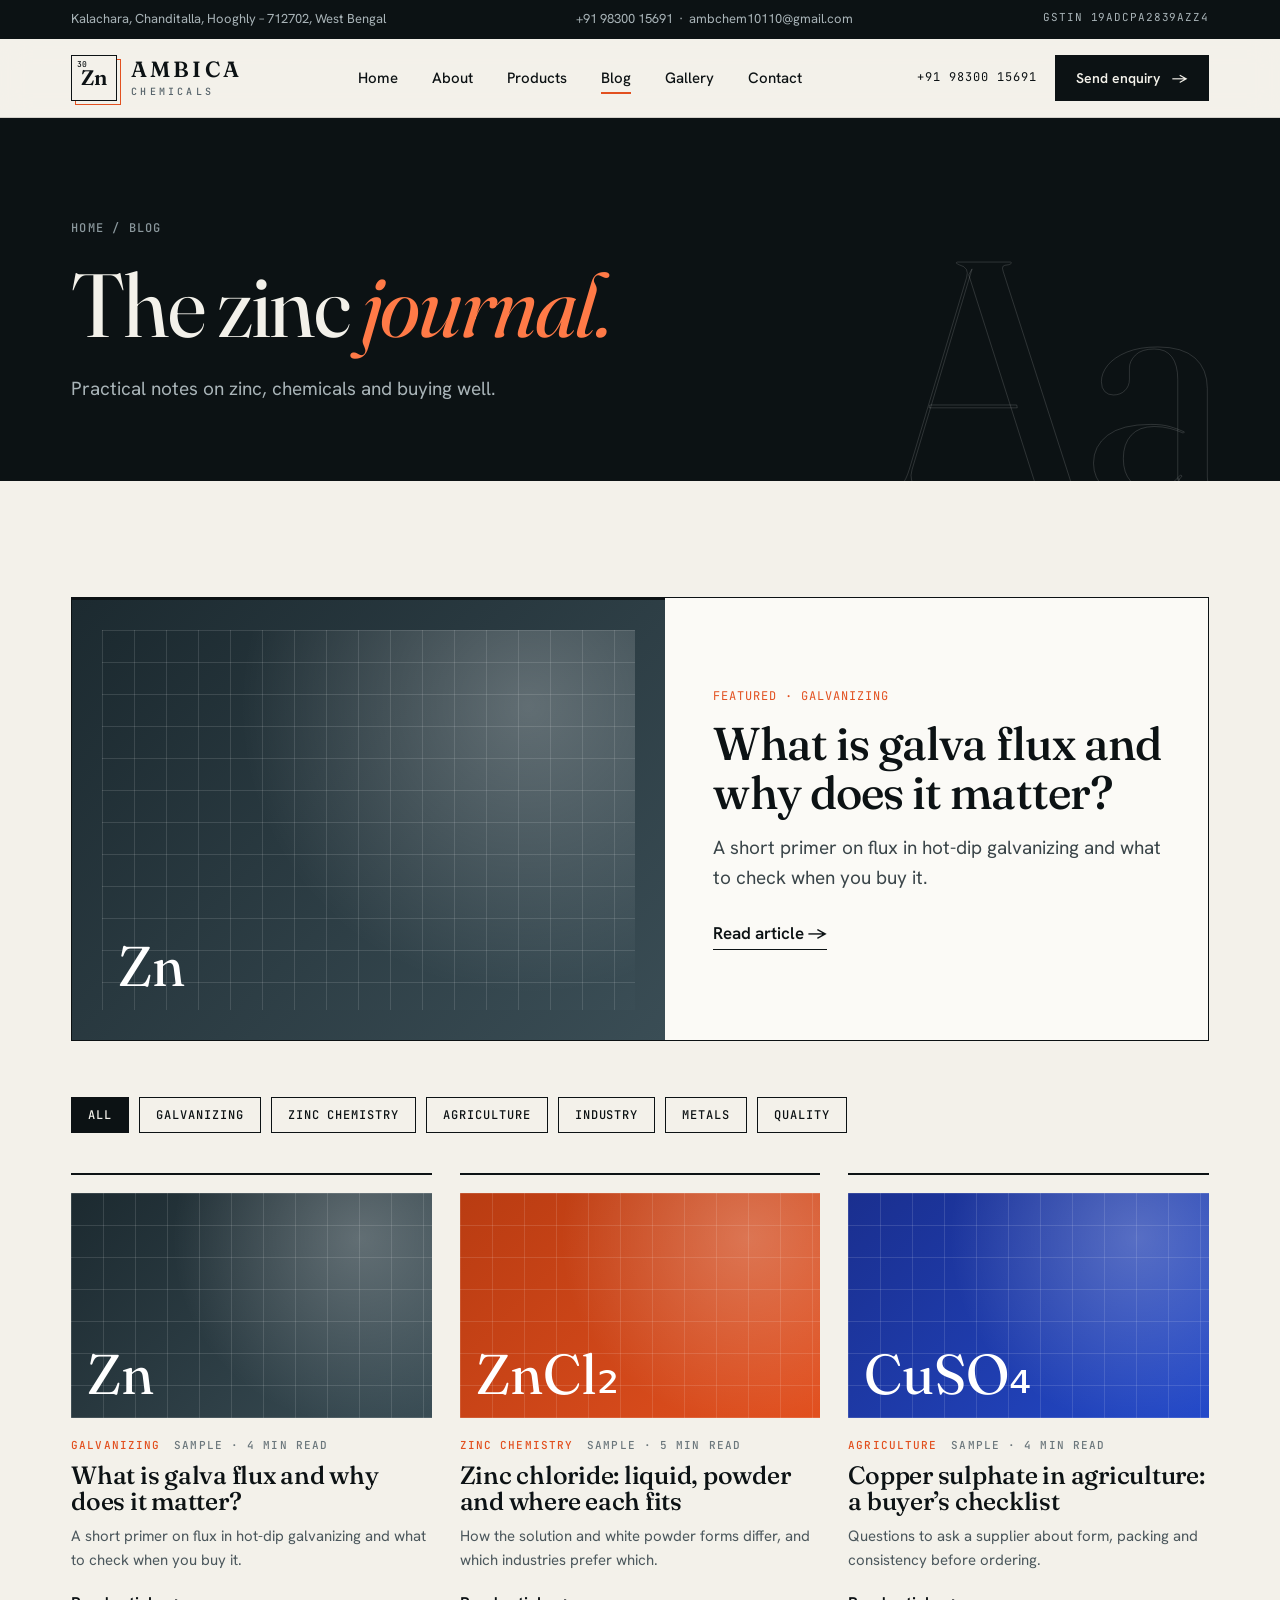
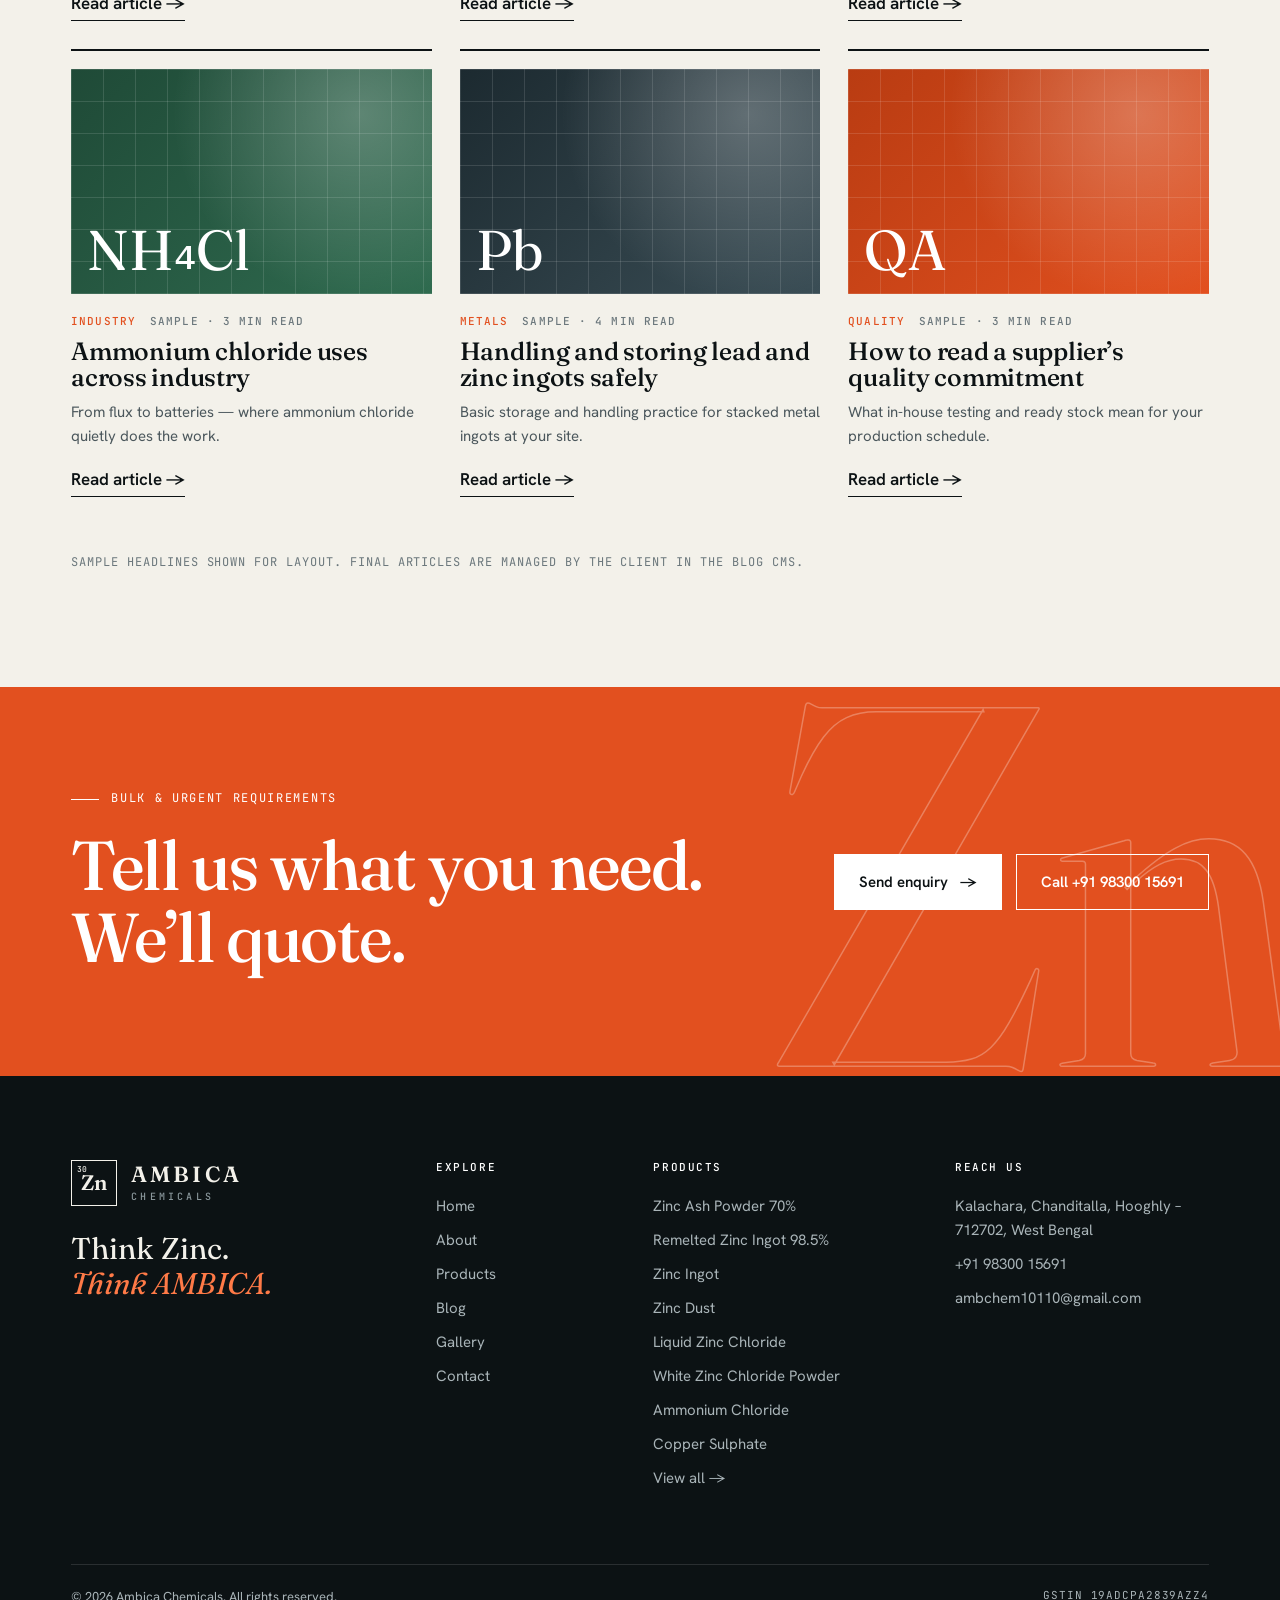
<file: blog.html>
<!doctype html>
<html lang="en">

<head>
    <meta charset="utf-8">
    <meta name="viewport" content="width=device-width,initial-scale=1">
    <title>Blog — Ambica Chemicals</title>
    <meta name="description"
        content="Practical articles on zinc, chemicals and industrial buying from Ambica Chemicals.">
    <link rel="icon"
        href="data:image/svg+xml,%3Csvg xmlns='http://www.w3.org/2000/svg' viewBox='0 0 32 32'%3E%3Crect width='32' height='32' fill='%230C1214'/%3E%3Ctext x='16' y='23' font-size='20' text-anchor='middle' fill='%23E2501F' font-family='Georgia'%3EZn%3C/text%3E%3C/svg%3E">
    <link rel="preconnect" href="https://fonts.googleapis.com">
    <link rel="preconnect" href="https://fonts.gstatic.com" crossorigin>
    <link
        href="https://fonts.googleapis.com/css2?family=Fraunces:ital,opsz,wght@0,9..144,400;0,9..144,500;0,9..144,600;1,9..144,400&family=Hanken+Grotesk:wght@400;500;600;700&family=JetBrains+Mono:wght@500&display=swap"
        rel="stylesheet">
    <link rel="stylesheet" href="assets/style.css">
</head>

<body>
    <div class="topbar">
        <div class="wrap"><span class="addr">Kalachara, Chanditalla, Hooghly – 712702, West Bengal</span><span><a
                    href="tel:+919830015691">+91 98300 15691</a> &nbsp;·&nbsp; <a
                    href="mailto:ambchem10110@gmail.com">ambchem10110@gmail.com</a></span><span class="gst">GSTIN
                19ADCPA2839AZZ4</span></div>
    </div>
    <header class="site">
        <div class="wrap">
            <a class="brand" href="index.html" aria-label="Ambica Chemicals home">
                <div class="zn"><small>30</small>Zn</div>
                <div><b>AMBICA</b><span>CHEMICALS</span></div>
            </a>
            <nav class="main" aria-label="Main">
                <ul>
                    <li><a href="index.html">Home</a></li>
                    <li><a href="about.html">About</a></li>
                    <li><a href="products.html">Products</a></li>
                    <li><a href="blog.html" class=on>Blog</a></li>
                    <li><a href="gallery.html">Gallery</a></li>
                    <li><a href="contact.html">Contact</a></li>
                </ul>
            </nav>
            <div class="hd-cta"><a class="phone mono" href="tel:+919830015691">+91 98300 15691</a><a class="btn btn-ink"
                    href="contact.html">Send enquiry <span class="arr">→</span></a>
                <button class="burger" aria-label="Menu" aria-expanded="false"><i></i><i></i></button>
            </div>
        </div>
    </header>
    <main>
        <section class="phead">
            <div class="big" aria-hidden="true">Aa</div>
            <div class="wrap">
                <div class="crumb"><a href="index.html">Home</a> / Blog</div>
                <h1>The zinc <em>journal.</em></h1>
                <p class="lead">Practical notes on zinc, chemicals and buying well.</p>
            </div>
        </section>
        <section>
            <div class="wrap">
                <article class="feature-post rv">
                    <div class="cv c-a post" style="padding:30px">
                        <div class="cv c-a" ><b>Zn</b></div>
                    </div>
                    <div class="tx">
                        <div class="meta mono" style="color:var(--ember)">Featured · Galvanizing</div>
                        <h2>What is galva flux and why does it matter?</h2>
                        <p class="lead">A short primer on flux in hot-dip galvanizing and what to check when you buy it.
                        </p>
                        <p style="margin-top:26px"><a class="link" href="blog-details.html">Read article →</a></p>
                    </div>
                </article>
                <div class="chips" data-filters="#bl"><button class="chip on" data-filter="all">All</button><button
                        class="chip" data-filter="galvanizing">Galvanizing</button><button class="chip"
                        data-filter="zinc-chemistry">Zinc chemistry</button><button class="chip"
                        data-filter="agriculture">Agriculture</button><button class="chip"
                        data-filter="industry">Industry</button><button class="chip"
                        data-filter="metals">Metals</button><button class="chip" data-filter="quality">Quality</button>
                </div>
                <div class="bgrid" id="bl">
                    <article class="post" data-cat="galvanizing">
                        <div class="cv c-a"><b>Zn</b></div>
                        <div class="meta"><i>Galvanizing</i><span>Sample · 4 min read</span></div>
                        <h3><a href="blog-details.html">What is galva flux and why does it matter?</a></h3>
                        <p>A short primer on flux in hot-dip galvanizing and what to check when you buy it.</p><a
                            class="link" style="margin-top:18px;align-self:flex-start" href="blog-details.html">Read
                            article →</a>
                    </article>
                    <article class="post" data-cat="zinc-chemistry">
                        <div class="cv c-b"><b>ZnCl₂</b></div>
                        <div class="meta"><i>Zinc chemistry</i><span>Sample · 5 min read</span></div>
                        <h3><a href="blog-details.html">Zinc chloride: liquid, powder and where each fits</a></h3>
                        <p>How the solution and white powder forms differ, and which industries prefer which.</p><a
                            class="link" style="margin-top:18px;align-self:flex-start" href="blog-details.html">Read
                            article →</a>
                    </article>
                    <article class="post" data-cat="agriculture">
                        <div class="cv c-c"><b>CuSO₄</b></div>
                        <div class="meta"><i>Agriculture</i><span>Sample · 4 min read</span></div>
                        <h3><a href="blog-details.html">Copper sulphate in agriculture: a buyer’s checklist</a></h3>
                        <p>Questions to ask a supplier about form, packing and consistency before ordering.</p><a
                            class="link" style="margin-top:18px;align-self:flex-start" href="blog-details.html">Read
                            article →</a>
                    </article>
                    <article class="post" data-cat="industry">
                        <div class="cv c-d"><b>NH₄Cl</b></div>
                        <div class="meta"><i>Industry</i><span>Sample · 3 min read</span></div>
                        <h3><a href="blog-details.html">Ammonium chloride uses across industry</a></h3>
                        <p>From flux to batteries — where ammonium chloride quietly does the work.</p><a class="link"
                            style="margin-top:18px;align-self:flex-start" href="blog-details.html">Read article →</a>
                    </article>
                    <article class="post" data-cat="metals">
                        <div class="cv c-a"><b>Pb</b></div>
                        <div class="meta"><i>Metals</i><span>Sample · 4 min read</span></div>
                        <h3><a href="blog-details.html">Handling and storing lead and zinc ingots safely</a></h3>
                        <p>Basic storage and handling practice for stacked metal ingots at your site.</p><a class="link"
                            style="margin-top:18px;align-self:flex-start" href="blog-details.html">Read article →</a>
                    </article>
                    <article class="post" data-cat="quality">
                        <div class="cv c-b"><b>QA</b></div>
                        <div class="meta"><i>Quality</i><span>Sample · 3 min read</span></div>
                        <h3><a href="blog-details.html">How to read a supplier’s quality commitment</a></h3>
                        <p>What in-house testing and ready stock mean for your production schedule.</p><a class="link"
                            style="margin-top:18px;align-self:flex-start" href="blog-details.html">Read article →</a>
                    </article>
                </div>
                <p class="mono" style="margin-top:56px;color:#6b777c">Sample headlines shown for layout. Final articles
                    are managed by the client in the blog CMS.</p>
            </div>
        </section>
        <section class="cta-band">
            <div class="wrap">
                <div>
                    <div class="eyebrow">Bulk &amp; urgent requirements</div>
                    <h2>Tell us what you need. We’ll quote.</h2>
                </div>
                <div style="display:flex;gap:14px;flex-wrap:wrap"><a class="btn btn-w" href="contact.html">Send enquiry
                        <span class="arr">→</span></a><a class="btn btn-o" href="tel:+919830015691">Call +91 98300
                        15691</a></div>
            </div>
        </section>
    </main>
    <footer class="site">
        <div class="wrap">
            <div class="fgrid">
                <div><a class="brand" href="index.html">
                        <div class="zn"><small>30</small>Zn</div>
                        <div><b>AMBICA</b><span>CHEMICALS</span></div>
                    </a>
                    <p class="tagline">Think Zinc. <em>Think AMBICA.</em></p>
                </div>
                <div>
                    <h4>Explore</h4>
                    <ul>
                        <li><a href="index.html">Home</a></li>
                        <li><a href="about.html">About</a></li>
                        <li><a href="products.html">Products</a></li>
                        <li><a href="blog.html">Blog</a></li>
                        <li><a href="gallery.html">Gallery</a></li>
                        <li><a href="contact.html">Contact</a></li>
                    </ul>
                </div>
                <div>
                    <h4>Products</h4>
                    <ul>
                        <li><a href="products.html#zinc-ash">Zinc Ash Powder 70%</a></li>
                        <li><a href="products.html#remelted-zinc-ingot">Remelted Zinc Ingot 98.5%</a></li>
                        <li><a href="products.html#zinc-ingot">Zinc Ingot</a></li>
                        <li><a href="products.html#zinc-dust">Zinc Dust</a></li>
                        <li><a href="products.html#liquid-zinc-chloride">Liquid Zinc Chloride</a></li>
                        <li><a href="products.html#white-zinc-chloride-powder">White Zinc Chloride Powder</a></li>
                        <li><a href="products.html#ammonium-chloride">Ammonium Chloride</a></li>
                        <li><a href="products.html#copper-sulphate">Copper Sulphate</a></li>
                        <li><a href="products.html">View all →</a></li>
                    </ul>
                </div>
                <div>
                    <h4>Reach us</h4>
                    <ul>
                        <li>Kalachara, Chanditalla, Hooghly – 712702, West Bengal</li>
                        <li><a href="tel:+919830015691">+91 98300 15691</a></li>
                        <li><a href="mailto:ambchem10110@gmail.com">ambchem10110@gmail.com</a></li>
                    </ul>
                </div>
            </div>
            <div class="fbar"><span>© 2026 Ambica Chemicals. All rights reserved.</span><span class="gst">GSTIN
                    19ADCPA2839AZZ4</span></div>
        </div>
    </footer>
    <div class="lb" role="dialog" aria-label="Image viewer"><button aria-label="Close">×</button>
        <div><img alt="">
            <p></p>
        </div>
    </div>
    <script src="assets/site.js"></script>
</body>

</html>
</file>
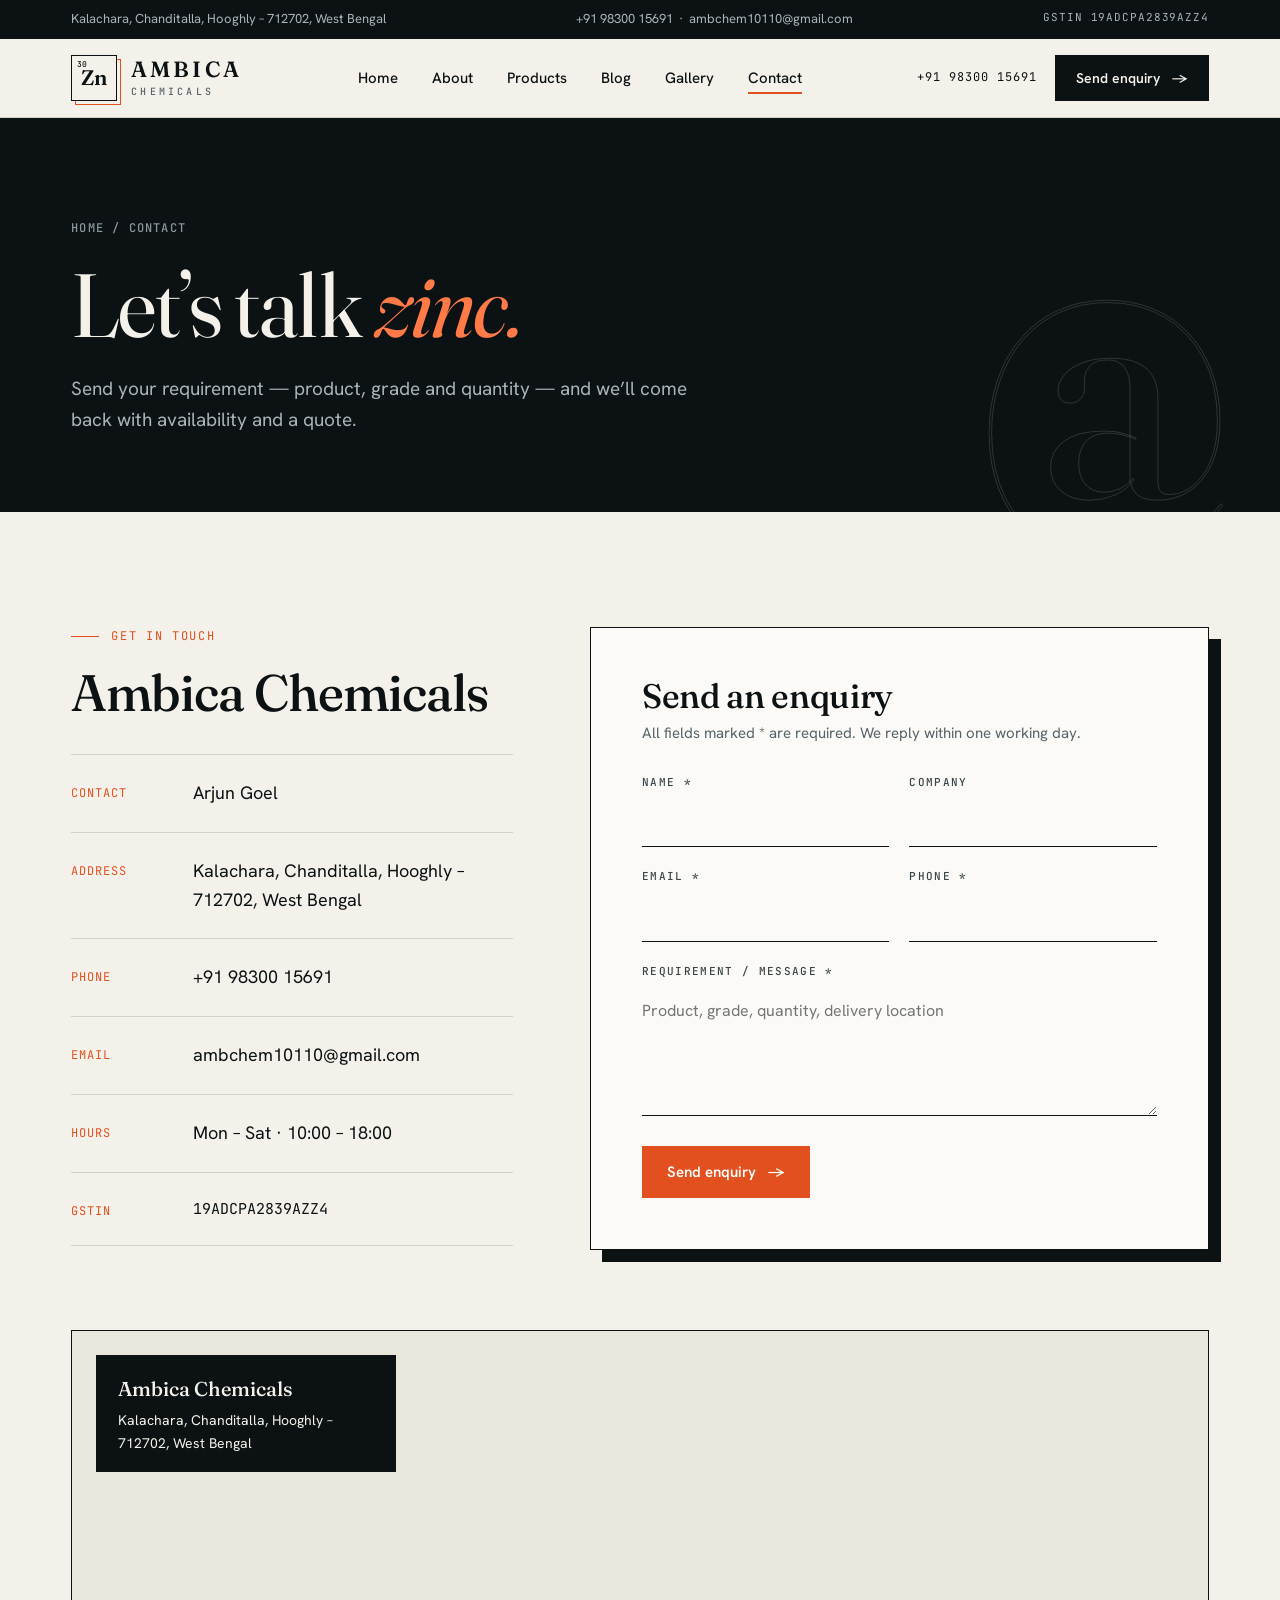
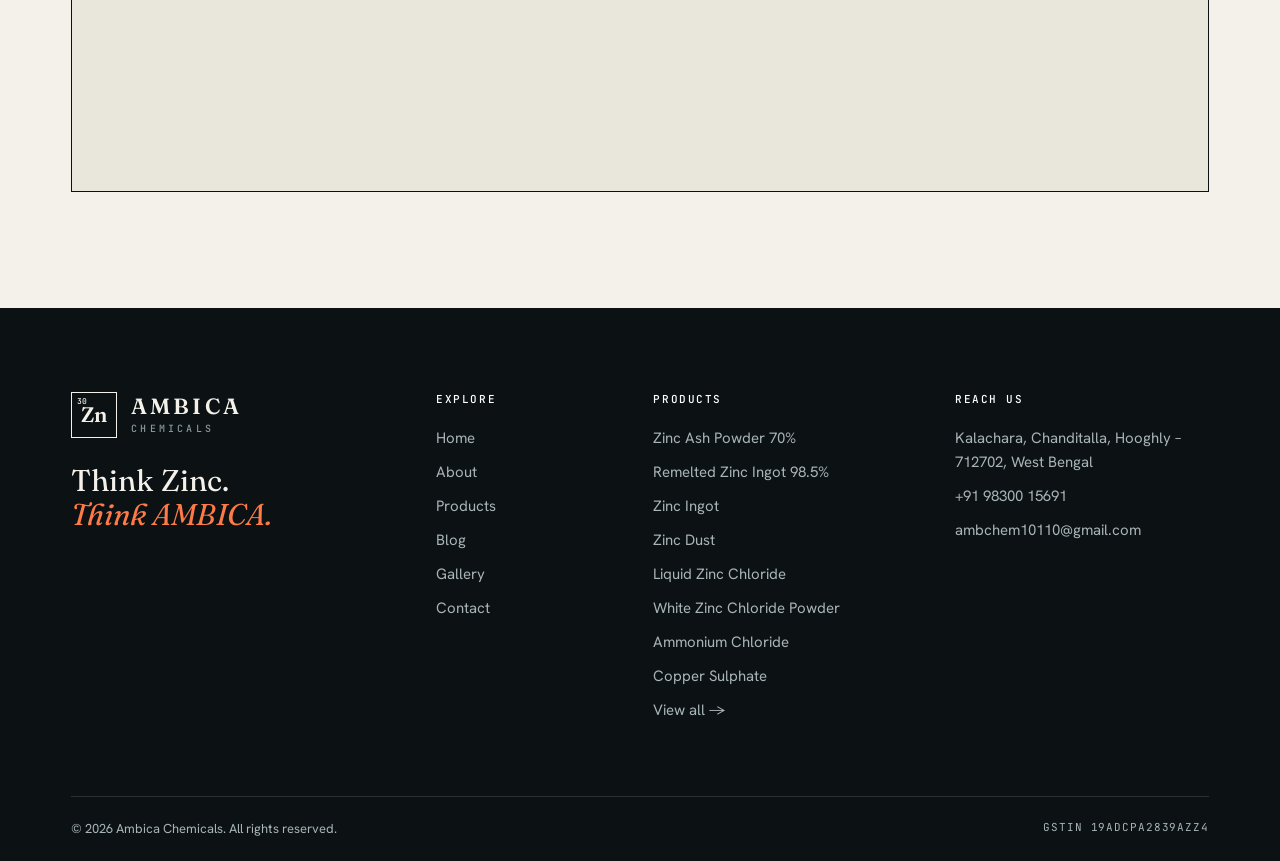
<file: contact.html>
<!doctype html>
<html lang="en"><head>
<meta charset="utf-8"><meta name="viewport" content="width=device-width,initial-scale=1">
<title>Contact Ambica Chemicals — Enquiry & Quote</title><meta name="description" content="Send an enquiry to Ambica Chemicals, Chanditalla, Hooghly. Call +91 98300 15691.">
<link rel="icon" href="data:image/svg+xml,%3Csvg xmlns='http://www.w3.org/2000/svg' viewBox='0 0 32 32'%3E%3Crect width='32' height='32' fill='%230C1214'/%3E%3Ctext x='16' y='23' font-size='20' text-anchor='middle' fill='%23E2501F' font-family='Georgia'%3EZn%3C/text%3E%3C/svg%3E">
<link rel="preconnect" href="https://fonts.googleapis.com"><link rel="preconnect" href="https://fonts.gstatic.com" crossorigin>
<link href="https://fonts.googleapis.com/css2?family=Fraunces:ital,opsz,wght@0,9..144,400;0,9..144,500;0,9..144,600;1,9..144,400&family=Hanken+Grotesk:wght@400;500;600;700&family=JetBrains+Mono:wght@500&display=swap" rel="stylesheet">
<link rel="stylesheet" href="assets/style.css">
</head><body>
<div class="topbar"><div class="wrap"><span class="addr">Kalachara, Chanditalla, Hooghly – 712702, West Bengal</span><span><a href="tel:+919830015691">+91 98300 15691</a> &nbsp;·&nbsp; <a href="mailto:ambchem10110@gmail.com">ambchem10110@gmail.com</a></span><span class="gst">GSTIN 19ADCPA2839AZZ4</span></div></div>
<header class="site"><div class="wrap">
<a class="brand" href="index.html" aria-label="Ambica Chemicals home"><div class="zn"><small>30</small>Zn</div><div><b>AMBICA</b><span>CHEMICALS</span></div></a>
<nav class="main" aria-label="Main"><ul><li><a href="index.html">Home</a></li><li><a href="about.html">About</a></li><li><a href="products.html">Products</a></li><li><a href="blog.html">Blog</a></li><li><a href="gallery.html">Gallery</a></li><li><a href="contact.html" class=on>Contact</a></li></ul></nav>
<div class="hd-cta"><a class="phone mono" href="tel:+919830015691">+91 98300 15691</a><a class="btn btn-ink" href="contact.html">Send enquiry <span class="arr">→</span></a>
<button class="burger" aria-label="Menu" aria-expanded="false"><i></i><i></i></button></div>
</div></header>
<main><section class="phead"><div class="big" aria-hidden="true">@</div><div class="wrap">
<div class="crumb"><a href="index.html">Home</a> / Contact</div><h1>Let’s talk <em>zinc.</em></h1><p class="lead">Send your requirement — product, grade and quantity — and we’ll come back with availability and a quote.</p></div></section>
<section><div class="wrap cgrid">
<div class="rv"><div class="eyebrow">Get in touch</div><h2 style="margin:20px 0 34px;font-size:clamp(32px,4vw,52px)">Ambica Chemicals</h2>
<ul class="cinfo">
<li><span class="mono">Contact</span><p>Arjun Goel</p></li>
<li><span class="mono">Address</span><p>Kalachara, Chanditalla, Hooghly – 712702, West Bengal</p></li>
<li><span class="mono">Phone</span><p><a href="tel:+919830015691">+91 98300 15691</a></p></li>
<li><span class="mono">Email</span><p><a href="mailto:ambchem10110@gmail.com">ambchem10110@gmail.com</a></p></li>
<li><span class="mono">Hours</span><p>Mon – Sat · 10:00 – 18:00</p></li>
<li><span class="mono">GSTIN</span><p style="font-family:var(--mono);font-size:15px">19ADCPA2839AZZ4</p></li></ul></div>
<form class="enq rv" method="POST" action="https://formsubmit.co/ambchem10110@gmail.com">
<h3>Send an enquiry</h3><p class="sub">All fields marked * are required. We reply within one working day.</p>
<input type="hidden" name="_subject" value="New enquiry — ambicachemicals website"><input type="hidden" name="_captcha" value="true"><input type="hidden" name="_template" value="table">
<input class="hp" type="text" name="_honey" tabindex="-1" autocomplete="off" aria-hidden="true">
<div class="row"><div class="fld"><label for="n">Name *</label><input id="n" name="name" required autocomplete="name"></div><div class="fld"><label for="c">Company</label><input id="c" name="company" autocomplete="organization"></div></div>
<div class="row"><div class="fld"><label for="e">Email *</label><input id="e" type="email" name="email" required autocomplete="email"></div><div class="fld"><label for="p">Phone *</label><input id="p" type="tel" name="phone" required autocomplete="tel"></div></div>
<div class="fld"><label for="m">Requirement / message *</label><textarea id="m" name="message" required placeholder="Product, grade, quantity, delivery location"></textarea></div>
<button class="btn btn-solid" type="submit">Send enquiry <span class="arr">→</span></button></form></div>
<div class="wrap"><div class="map rv"><iframe src="https://www.google.com/maps?q=Chanditala%2C%20Hooghly%2C%20West%20Bengal%20712702&output=embed" title="Ambica Chemicals location map" loading="lazy" referrerpolicy="no-referrer-when-downgrade"></iframe>
<div class="pin"><b>Ambica Chemicals</b>Kalachara, Chanditalla, Hooghly – 712702, West Bengal</div></div></div></section></main>
<footer class="site"><div class="wrap"><div class="fgrid">
<div><a class="brand" href="index.html"><div class="zn"><small>30</small>Zn</div><div><b>AMBICA</b><span>CHEMICALS</span></div></a><p class="tagline">Think Zinc. <em>Think AMBICA.</em></p></div>
<div><h4>Explore</h4><ul><li><a href="index.html">Home</a></li><li><a href="about.html">About</a></li><li><a href="products.html">Products</a></li><li><a href="blog.html">Blog</a></li><li><a href="gallery.html">Gallery</a></li><li><a href="contact.html">Contact</a></li></ul></div>
<div><h4>Products</h4><ul><li><a href="products.html#zinc-ash">Zinc Ash Powder 70%</a></li><li><a href="products.html#remelted-zinc-ingot">Remelted Zinc Ingot 98.5%</a></li><li><a href="products.html#zinc-ingot">Zinc Ingot</a></li><li><a href="products.html#zinc-dust">Zinc Dust</a></li><li><a href="products.html#liquid-zinc-chloride">Liquid Zinc Chloride</a></li><li><a href="products.html#white-zinc-chloride-powder">White Zinc Chloride Powder</a></li><li><a href="products.html#ammonium-chloride">Ammonium Chloride</a></li><li><a href="products.html#copper-sulphate">Copper Sulphate</a></li><li><a href="products.html">View all →</a></li></ul></div>
<div><h4>Reach us</h4><ul><li>Kalachara, Chanditalla, Hooghly – 712702, West Bengal</li><li><a href="tel:+919830015691">+91 98300 15691</a></li><li><a href="mailto:ambchem10110@gmail.com">ambchem10110@gmail.com</a></li></ul></div>
</div><div class="fbar"><span>© 2026 Ambica Chemicals. All rights reserved.</span><span class="gst">GSTIN 19ADCPA2839AZZ4</span></div></div></footer>
<div class="lb" role="dialog" aria-label="Image viewer"><button aria-label="Close">×</button><div><img alt=""><p></p></div></div>
<script src="assets/site.js"></script>
</body></html>
</file>
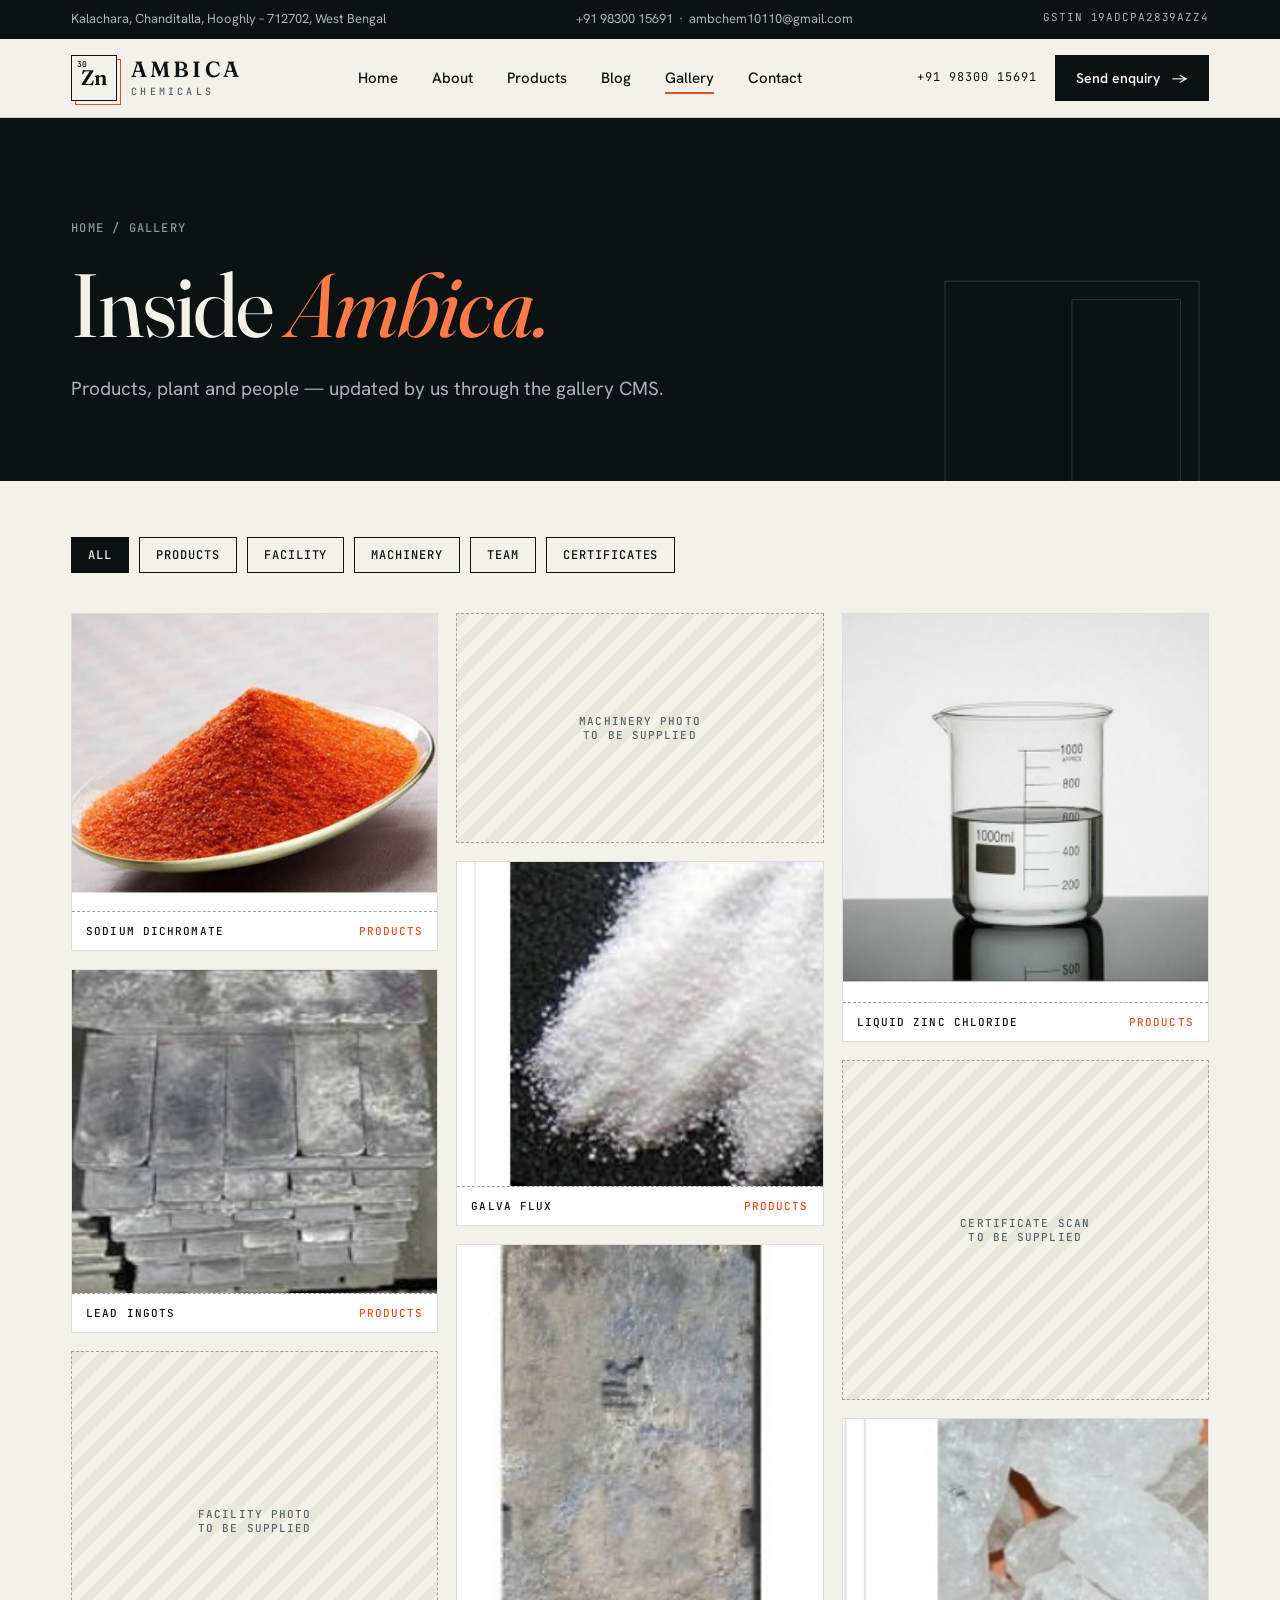
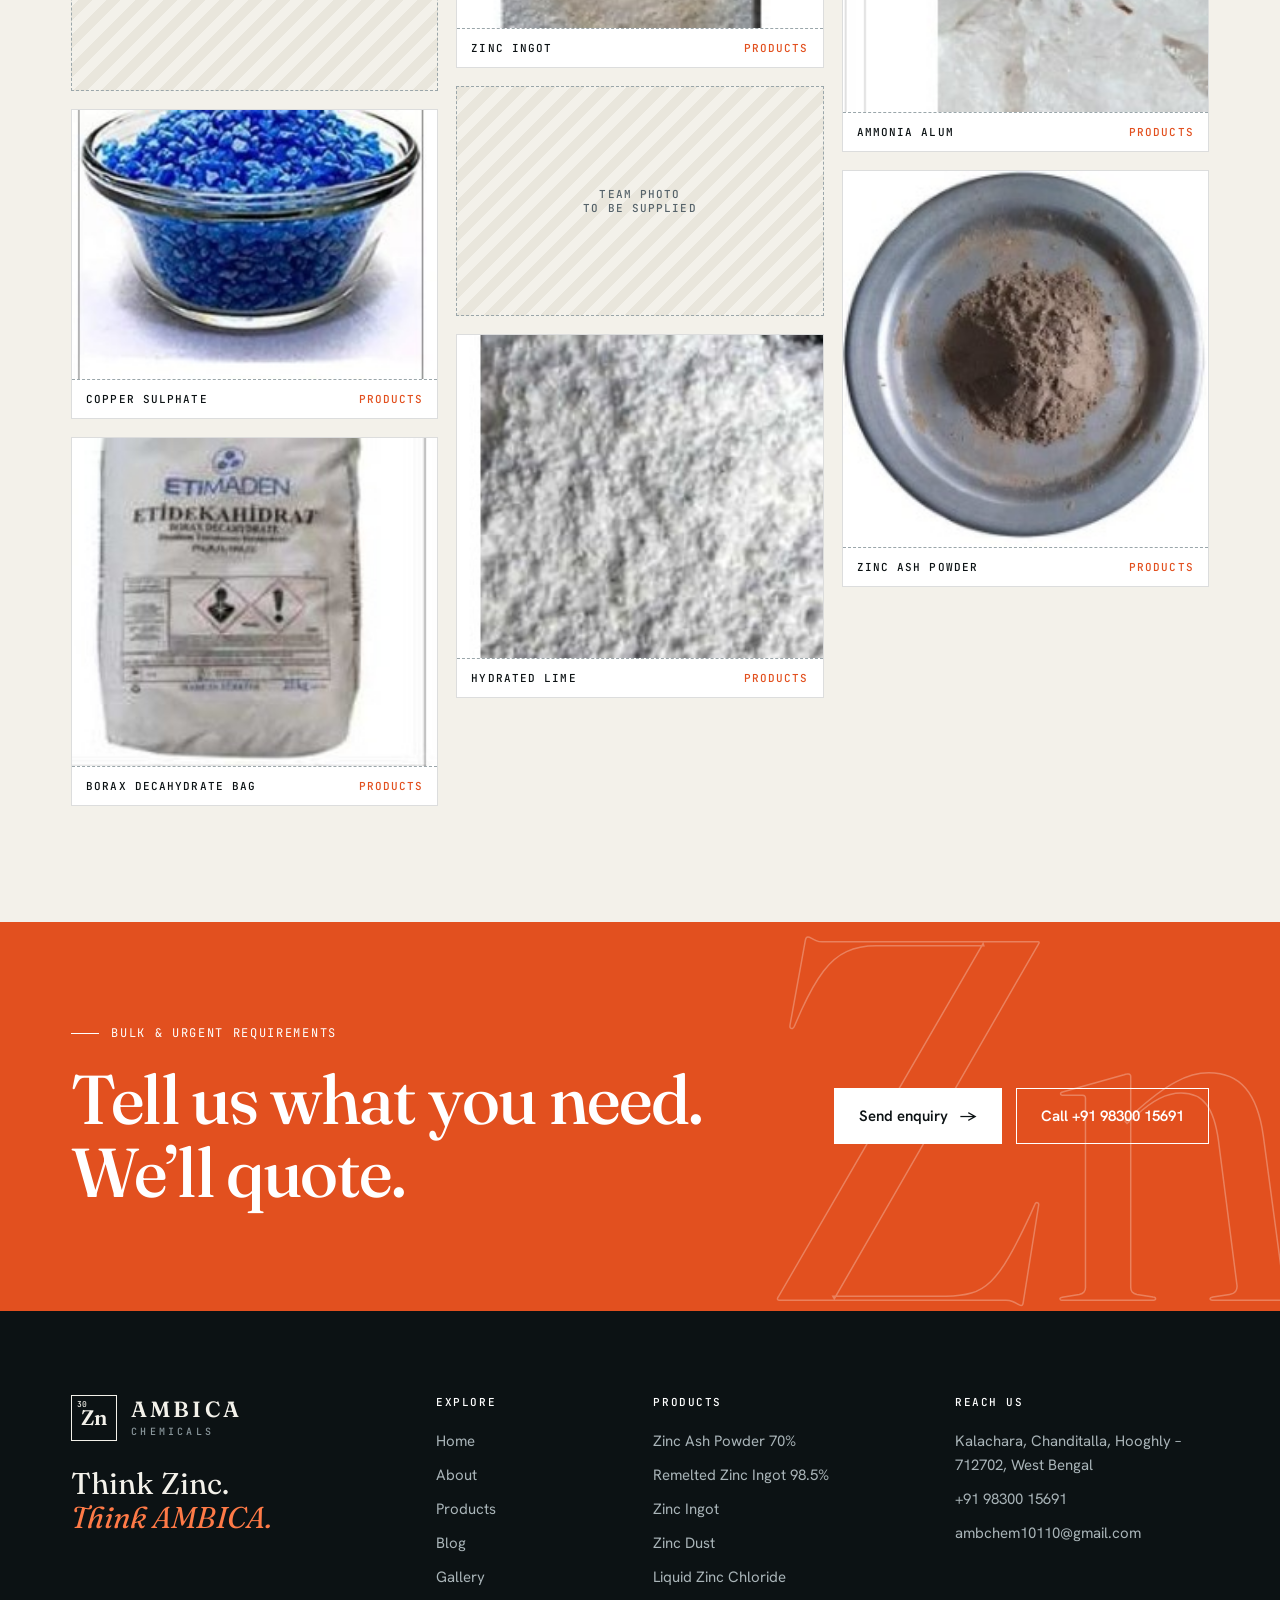
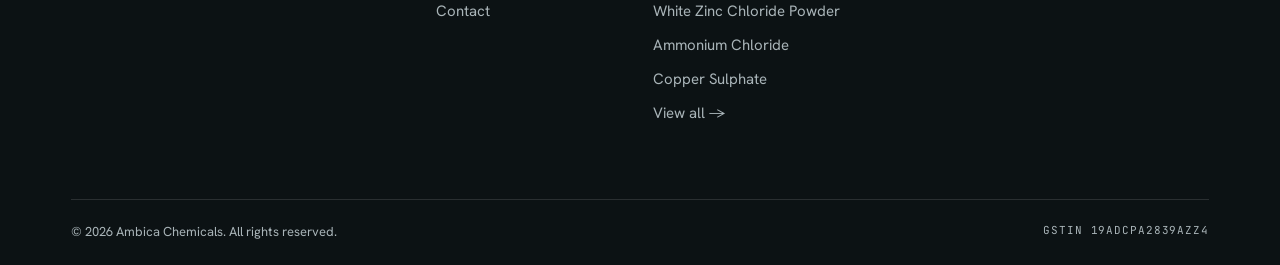
<file: gallery.html>
<!doctype html>
<html lang="en"><head>
<meta charset="utf-8"><meta name="viewport" content="width=device-width,initial-scale=1">
<title>Gallery — Ambica Chemicals</title><meta name="description" content="Photos of Ambica Chemicals products, facility, machinery and team.">
<link rel="icon" href="data:image/svg+xml,%3Csvg xmlns='http://www.w3.org/2000/svg' viewBox='0 0 32 32'%3E%3Crect width='32' height='32' fill='%230C1214'/%3E%3Ctext x='16' y='23' font-size='20' text-anchor='middle' fill='%23E2501F' font-family='Georgia'%3EZn%3C/text%3E%3C/svg%3E">
<link rel="preconnect" href="https://fonts.googleapis.com"><link rel="preconnect" href="https://fonts.gstatic.com" crossorigin>
<link href="https://fonts.googleapis.com/css2?family=Fraunces:ital,opsz,wght@0,9..144,400;0,9..144,500;0,9..144,600;1,9..144,400&family=Hanken+Grotesk:wght@400;500;600;700&family=JetBrains+Mono:wght@500&display=swap" rel="stylesheet">
<link rel="stylesheet" href="assets/style.css">
</head><body>
<div class="topbar"><div class="wrap"><span class="addr">Kalachara, Chanditalla, Hooghly – 712702, West Bengal</span><span><a href="tel:+919830015691">+91 98300 15691</a> &nbsp;·&nbsp; <a href="mailto:ambchem10110@gmail.com">ambchem10110@gmail.com</a></span><span class="gst">GSTIN 19ADCPA2839AZZ4</span></div></div>
<header class="site"><div class="wrap">
<a class="brand" href="index.html" aria-label="Ambica Chemicals home"><div class="zn"><small>30</small>Zn</div><div><b>AMBICA</b><span>CHEMICALS</span></div></a>
<nav class="main" aria-label="Main"><ul><li><a href="index.html">Home</a></li><li><a href="about.html">About</a></li><li><a href="products.html">Products</a></li><li><a href="blog.html">Blog</a></li><li><a href="gallery.html" class=on>Gallery</a></li><li><a href="contact.html">Contact</a></li></ul></nav>
<div class="hd-cta"><a class="phone mono" href="tel:+919830015691">+91 98300 15691</a><a class="btn btn-ink" href="contact.html">Send enquiry <span class="arr">→</span></a>
<button class="burger" aria-label="Menu" aria-expanded="false"><i></i><i></i></button></div>
</div></header>
<main><section class="phead"><div class="big" aria-hidden="true">◧</div><div class="wrap">
<div class="crumb"><a href="index.html">Home</a> / Gallery</div><h1>Inside <em>Ambica.</em></h1><p class="lead">Products, plant and people — updated by us through the gallery CMS.</p></div></section>
<section style="padding-top:56px"><div class="wrap"><div class="chips" data-filters="#gl"><button class="chip on" data-filter="all">All</button><button class="chip" data-filter="products">Products</button><button class="chip" data-filter="facility">Facility</button><button class="chip" data-filter="machinery">Machinery</button><button class="chip" data-filter="team">Team</button><button class="chip" data-filter="certifications">Certificates</button></div><div class="gal" id="gl"><figure data-cat="products" data-zoom="images/sodium-dichromate.jpg" data-title="Sodium dichromate"><img src="images/sodium-dichromate.jpg" alt="Sodium dichromate" loading="lazy"><figcaption>Sodium dichromate<i>products</i></figcaption></figure><figure data-cat="products" data-zoom="images/lead-ingot.jpg" data-title="Lead ingots"><img src="images/lead-ingot.jpg" alt="Lead ingots" loading="lazy"><figcaption>Lead ingots<i>products</i></figcaption></figure><div class="slot tall" data-cat="facility">Facility photo<br>to be supplied</div><figure data-cat="products" data-zoom="images/copper-sulphate.jpg" data-title="Copper sulphate"><img src="images/copper-sulphate.jpg" alt="Copper sulphate" loading="lazy"><figcaption>Copper sulphate<i>products</i></figcaption></figure><figure data-cat="products" data-zoom="images/borax.jpg" data-title="Borax decahydrate bag"><img src="images/borax.jpg" alt="Borax decahydrate bag" loading="lazy"><figcaption>Borax decahydrate bag<i>products</i></figcaption></figure><div class="slot" data-cat="machinery">Machinery photo<br>to be supplied</div><figure data-cat="products" data-zoom="images/galva-flux.jpg" data-title="Galva flux"><img src="images/galva-flux.jpg" alt="Galva flux" loading="lazy"><figcaption>Galva flux<i>products</i></figcaption></figure><figure data-cat="products" data-zoom="images/zinc-ingot.jpg" data-title="Zinc ingot"><img src="images/zinc-ingot.jpg" alt="Zinc ingot" loading="lazy"><figcaption>Zinc ingot<i>products</i></figcaption></figure><div class="slot" data-cat="team">Team photo<br>to be supplied</div><figure data-cat="products" data-zoom="images/hydrated-lime.jpg" data-title="Hydrated lime"><img src="images/hydrated-lime.jpg" alt="Hydrated lime" loading="lazy"><figcaption>Hydrated lime<i>products</i></figcaption></figure><figure data-cat="products" data-zoom="images/liquid-zinc-chloride.jpg" data-title="Liquid zinc chloride"><img src="images/liquid-zinc-chloride.jpg" alt="Liquid zinc chloride" loading="lazy"><figcaption>Liquid zinc chloride<i>products</i></figcaption></figure><div class="slot tall" data-cat="certifications">Certificate scan<br>to be supplied</div><figure data-cat="products" data-zoom="images/ammonia-alum.jpg" data-title="Ammonia alum"><img src="images/ammonia-alum.jpg" alt="Ammonia alum" loading="lazy"><figcaption>Ammonia alum<i>products</i></figcaption></figure><figure data-cat="products" data-zoom="images/zinc-ash.jpg" data-title="Zinc ash powder"><img src="images/zinc-ash.jpg" alt="Zinc ash powder" loading="lazy"><figcaption>Zinc ash powder<i>products</i></figcaption></figure></div></div></section>
<section class="cta-band"><div class="wrap"><div><div class="eyebrow">Bulk &amp; urgent requirements</div><h2>Tell us what you need. We’ll quote.</h2></div>
<div style="display:flex;gap:14px;flex-wrap:wrap"><a class="btn btn-w" href="contact.html">Send enquiry <span class="arr">→</span></a><a class="btn btn-o" href="tel:+919830015691">Call +91 98300 15691</a></div></div></section></main>
<footer class="site"><div class="wrap"><div class="fgrid">
<div><a class="brand" href="index.html"><div class="zn"><small>30</small>Zn</div><div><b>AMBICA</b><span>CHEMICALS</span></div></a><p class="tagline">Think Zinc. <em>Think AMBICA.</em></p></div>
<div><h4>Explore</h4><ul><li><a href="index.html">Home</a></li><li><a href="about.html">About</a></li><li><a href="products.html">Products</a></li><li><a href="blog.html">Blog</a></li><li><a href="gallery.html">Gallery</a></li><li><a href="contact.html">Contact</a></li></ul></div>
<div><h4>Products</h4><ul><li><a href="products.html#zinc-ash">Zinc Ash Powder 70%</a></li><li><a href="products.html#remelted-zinc-ingot">Remelted Zinc Ingot 98.5%</a></li><li><a href="products.html#zinc-ingot">Zinc Ingot</a></li><li><a href="products.html#zinc-dust">Zinc Dust</a></li><li><a href="products.html#liquid-zinc-chloride">Liquid Zinc Chloride</a></li><li><a href="products.html#white-zinc-chloride-powder">White Zinc Chloride Powder</a></li><li><a href="products.html#ammonium-chloride">Ammonium Chloride</a></li><li><a href="products.html#copper-sulphate">Copper Sulphate</a></li><li><a href="products.html">View all →</a></li></ul></div>
<div><h4>Reach us</h4><ul><li>Kalachara, Chanditalla, Hooghly – 712702, West Bengal</li><li><a href="tel:+919830015691">+91 98300 15691</a></li><li><a href="mailto:ambchem10110@gmail.com">ambchem10110@gmail.com</a></li></ul></div>
</div><div class="fbar"><span>© 2026 Ambica Chemicals. All rights reserved.</span><span class="gst">GSTIN 19ADCPA2839AZZ4</span></div></div></footer>
<div class="lb" role="dialog" aria-label="Image viewer"><button aria-label="Close">×</button><div><img alt=""><p></p></div></div>
<script src="assets/site.js"></script>
</body></html>
</file>
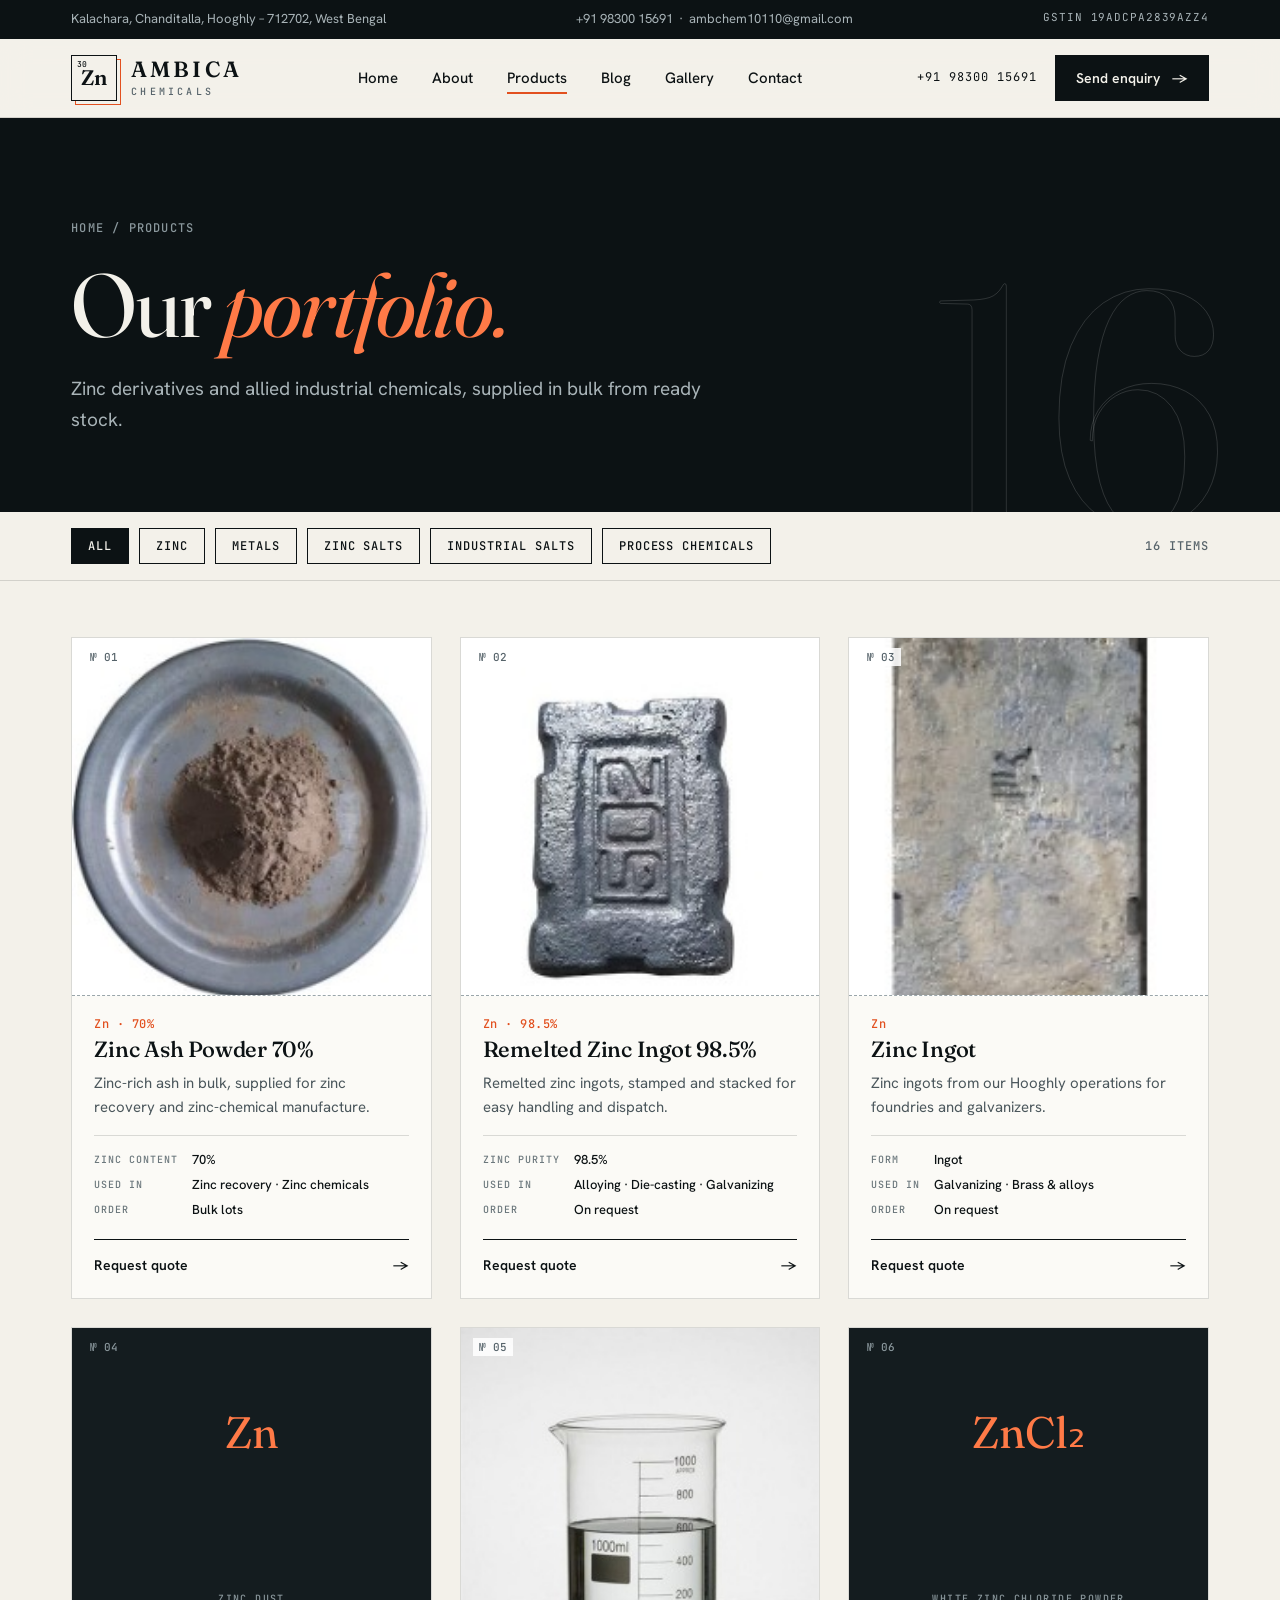
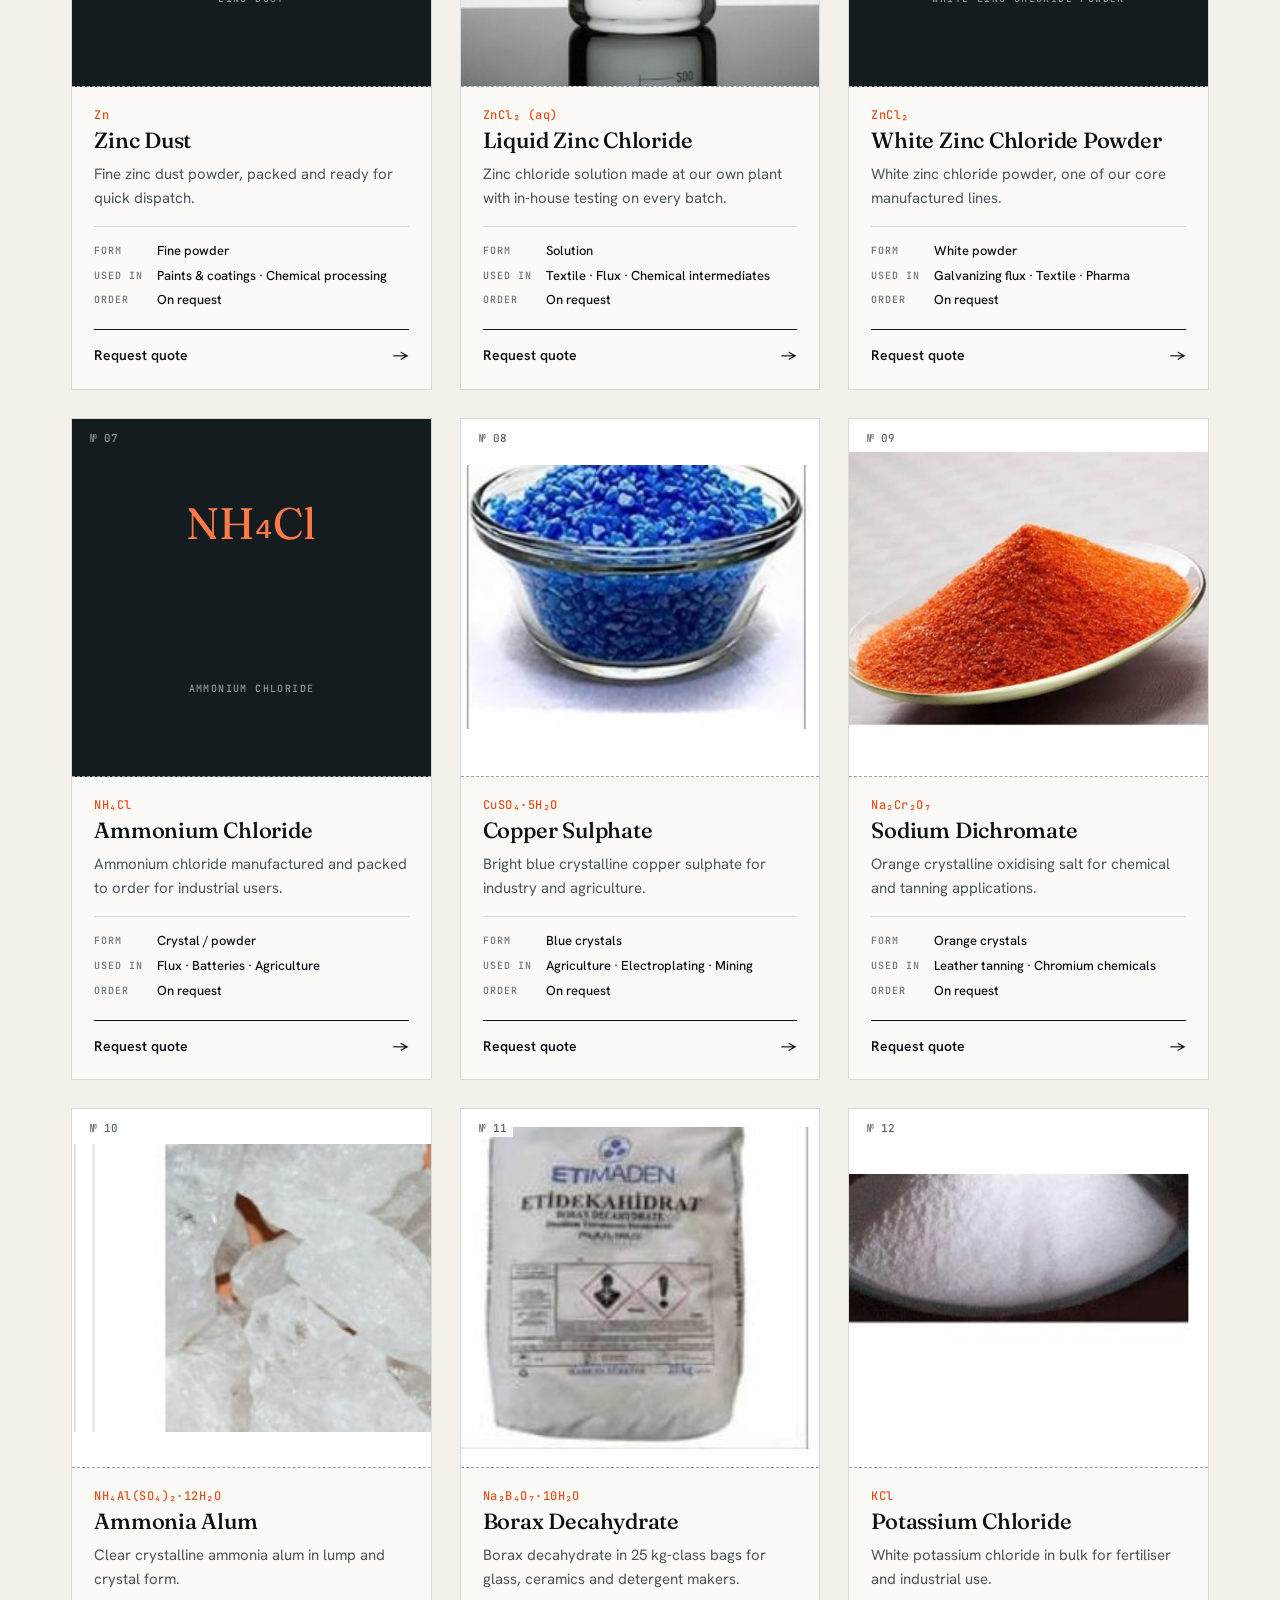
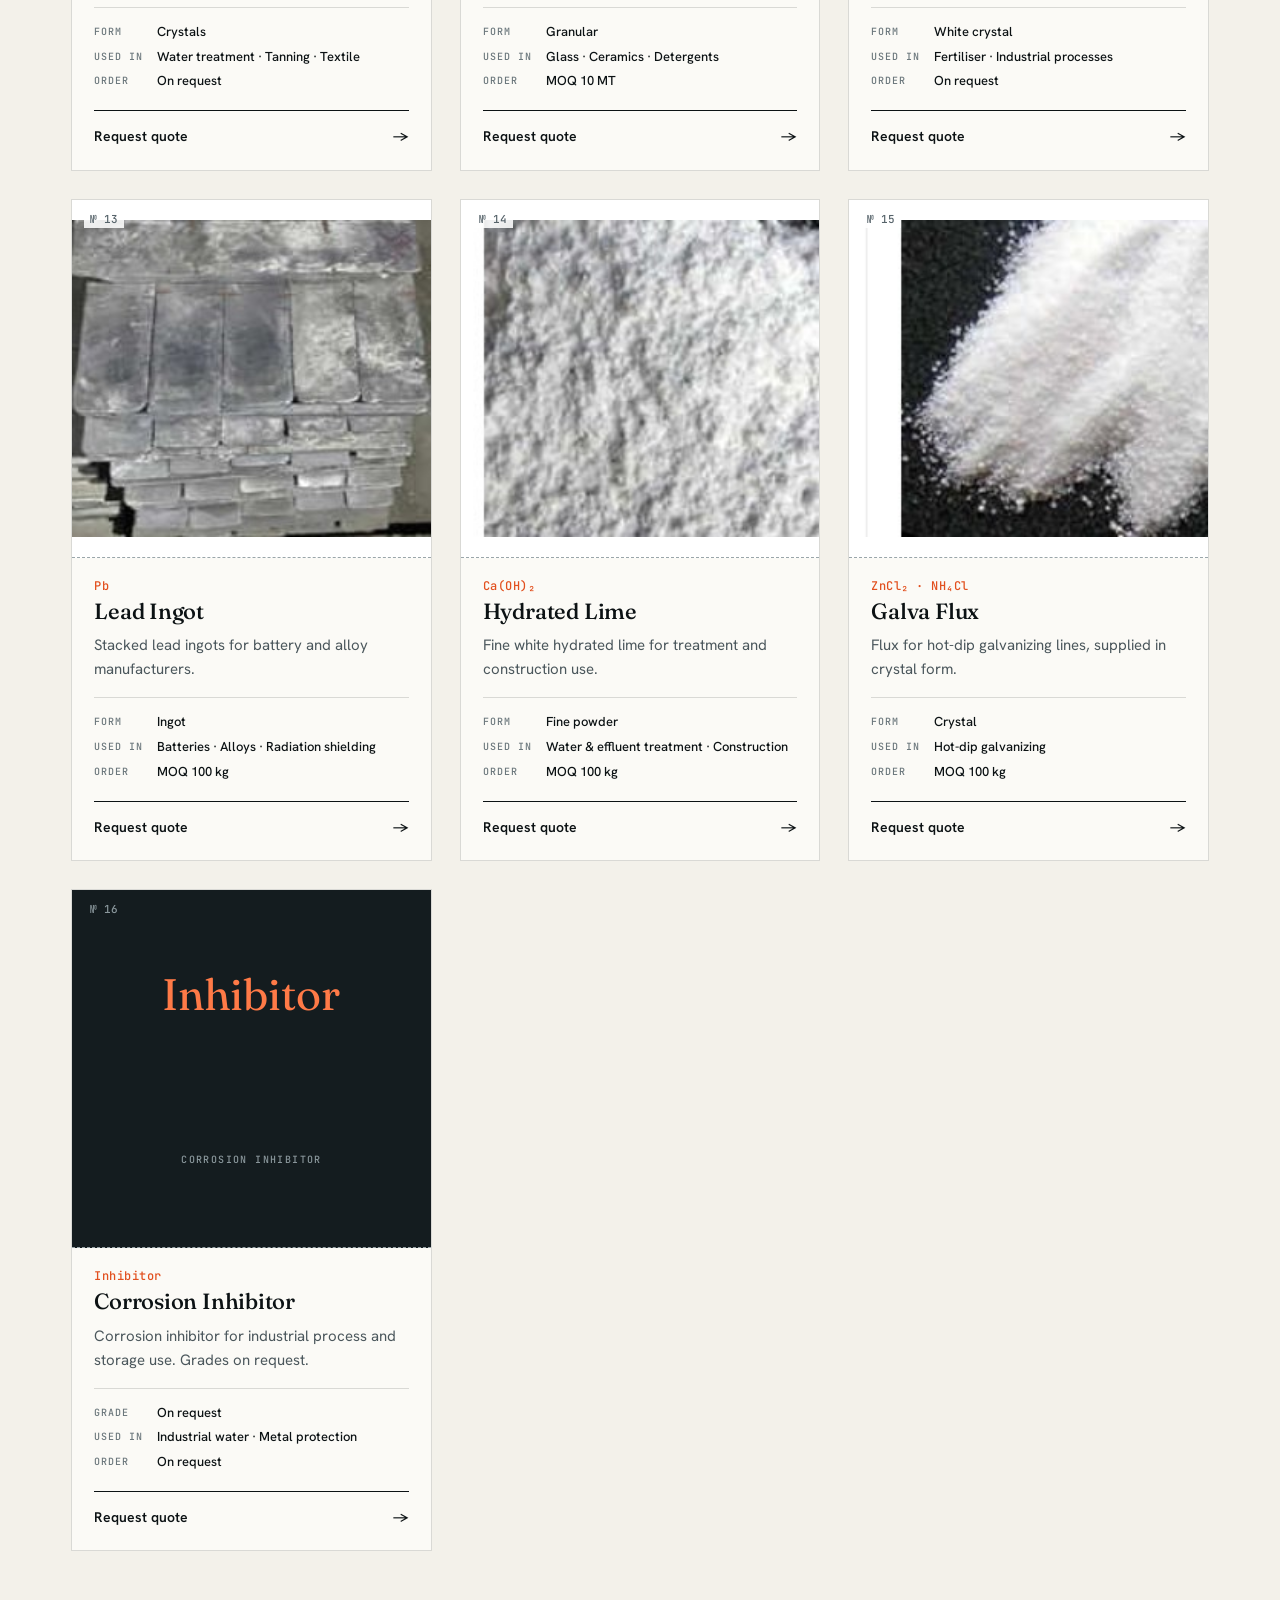
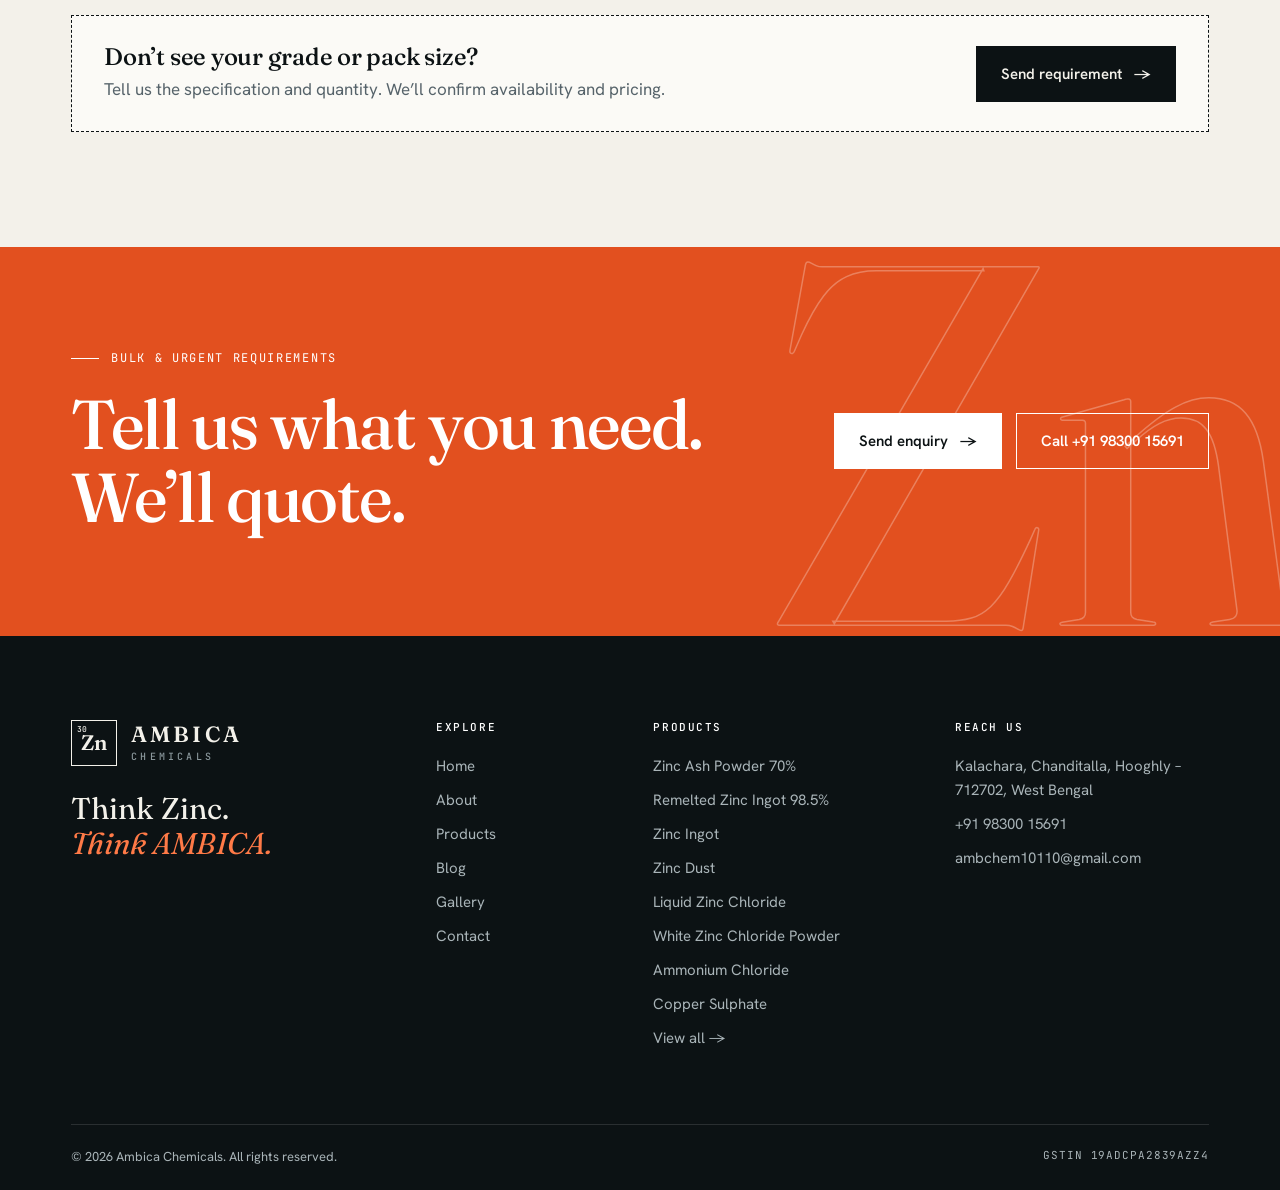
<file: products.html>
<!doctype html>
<html lang="en"><head>
<meta charset="utf-8"><meta name="viewport" content="width=device-width,initial-scale=1">
<title>Products — Zinc, Zinc Chloride, Ammonium Chloride & More | Ambica Chemicals</title><meta name="description" content="Zinc ash, zinc ingots, zinc dust, zinc chloride, ammonium chloride, copper sulphate, borax and more from Ambica Chemicals.">
<link rel="icon" href="data:image/svg+xml,%3Csvg xmlns='http://www.w3.org/2000/svg' viewBox='0 0 32 32'%3E%3Crect width='32' height='32' fill='%230C1214'/%3E%3Ctext x='16' y='23' font-size='20' text-anchor='middle' fill='%23E2501F' font-family='Georgia'%3EZn%3C/text%3E%3C/svg%3E">
<link rel="preconnect" href="https://fonts.googleapis.com"><link rel="preconnect" href="https://fonts.gstatic.com" crossorigin>
<link href="https://fonts.googleapis.com/css2?family=Fraunces:ital,opsz,wght@0,9..144,400;0,9..144,500;0,9..144,600;1,9..144,400&family=Hanken+Grotesk:wght@400;500;600;700&family=JetBrains+Mono:wght@500&display=swap" rel="stylesheet">
<link rel="stylesheet" href="assets/style.css">
</head><body>
<div class="topbar"><div class="wrap"><span class="addr">Kalachara, Chanditalla, Hooghly – 712702, West Bengal</span><span><a href="tel:+919830015691">+91 98300 15691</a> &nbsp;·&nbsp; <a href="mailto:ambchem10110@gmail.com">ambchem10110@gmail.com</a></span><span class="gst">GSTIN 19ADCPA2839AZZ4</span></div></div>
<header class="site"><div class="wrap">
<a class="brand" href="index.html" aria-label="Ambica Chemicals home"><div class="zn"><small>30</small>Zn</div><div><b>AMBICA</b><span>CHEMICALS</span></div></a>
<nav class="main" aria-label="Main"><ul><li><a href="index.html">Home</a></li><li><a href="about.html">About</a></li><li><a href="products.html" class=on>Products</a></li><li><a href="blog.html">Blog</a></li><li><a href="gallery.html">Gallery</a></li><li><a href="contact.html">Contact</a></li></ul></nav>
<div class="hd-cta"><a class="phone mono" href="tel:+919830015691">+91 98300 15691</a><a class="btn btn-ink" href="contact.html">Send enquiry <span class="arr">→</span></a>
<button class="burger" aria-label="Menu" aria-expanded="false"><i></i><i></i></button></div>
</div></header>
<main><section class="phead"><div class="big" aria-hidden="true">16</div><div class="wrap">
<div class="crumb"><a href="index.html">Home</a> / Products</div><h1>Our <em>portfolio.</em></h1><p class="lead">Zinc derivatives and allied industrial chemicals, supplied in bulk from ready stock.</p></div></section>
<div class="pfilter"><div class="wrap"><div class="chips" data-filters="#pl"><button class="chip on" data-filter="all">All</button><button class="chip" data-filter="zinc">Zinc</button><button class="chip" data-filter="zinc metal">Metals</button><button class="chip" data-filter="zinc salt">Zinc salts</button><button class="chip" data-filter="salt">Industrial salts</button><button class="chip" data-filter="industrial">Process chemicals</button></div><span class="count" data-count>16 items</span></div></div>
<section style="padding-top:56px"><div class="wrap"><div class="pgrid three" id="pl"><article id="zinc-ash" class="pcard" data-cat="zinc"><div class="ph"><span class="no">№ 01</span><img src="images/zinc-ash.jpg" alt="Zinc Ash Powder 70% supplied by Ambica Chemicals" loading="lazy"></div><div class="bd"><span class="fm">Zn · 70%</span><h3>Zinc Ash Powder 70%</h3><p>Zinc-rich ash in bulk, supplied for zinc recovery and zinc-chemical manufacture.</p><dl><dt>Zinc content</dt><dd>70%</dd><dt>Used in</dt><dd>Zinc recovery · Zinc chemicals</dd><dt>Order</dt><dd>Bulk lots</dd></dl>
<a class="go" href="contact.html?product=Zinc%20Ash%20Powder%2070%">Request quote <span>→</span></a></div></article><article id="remelted-zinc-ingot" class="pcard" data-cat="zinc metal"><div class="ph"><span class="no">№ 02</span><img src="images/zinc-alloy.jpg" alt="Remelted Zinc Ingot 98.5% supplied by Ambica Chemicals" loading="lazy"></div><div class="bd"><span class="fm">Zn · 98.5%</span><h3>Remelted Zinc Ingot 98.5%</h3><p>Remelted zinc ingots, stamped and stacked for easy handling and dispatch.</p><dl><dt>Zinc purity</dt><dd>98.5%</dd><dt>Used in</dt><dd>Alloying · Die-casting · Galvanizing</dd><dt>Order</dt><dd>On request</dd></dl>
<a class="go" href="contact.html?product=Remelted%20Zinc%20Ingot%2098.5%">Request quote <span>→</span></a></div></article><article id="zinc-ingot" class="pcard" data-cat="zinc metal"><div class="ph"><span class="no">№ 03</span><img src="images/zinc-ingot.jpg" alt="Zinc Ingot supplied by Ambica Chemicals" loading="lazy"></div><div class="bd"><span class="fm">Zn</span><h3>Zinc Ingot</h3><p>Zinc ingots from our Hooghly operations for foundries and galvanizers.</p><dl><dt>Form</dt><dd>Ingot</dd><dt>Used in</dt><dd>Galvanizing · Brass & alloys</dd><dt>Order</dt><dd>On request</dd></dl>
<a class="go" href="contact.html?product=Zinc%20Ingot">Request quote <span>→</span></a></div></article><article id="zinc-dust" class="pcard" data-cat="zinc"><div class="ph typo"><span class="no" style="color:#8a979c;background:none">№ 04</span><big>Zn</big><small>Zinc Dust</small></div><div class="bd"><span class="fm">Zn</span><h3>Zinc Dust</h3><p>Fine zinc dust powder, packed and ready for quick dispatch.</p><dl><dt>Form</dt><dd>Fine powder</dd><dt>Used in</dt><dd>Paints & coatings · Chemical processing</dd><dt>Order</dt><dd>On request</dd></dl>
<a class="go" href="contact.html?product=Zinc%20Dust">Request quote <span>→</span></a></div></article><article id="liquid-zinc-chloride" class="pcard" data-cat="zinc salt"><div class="ph"><span class="no">№ 05</span><img src="images/liquid-zinc-chloride.jpg" alt="Liquid Zinc Chloride supplied by Ambica Chemicals" loading="lazy"></div><div class="bd"><span class="fm">ZnCl₂ (aq)</span><h3>Liquid Zinc Chloride</h3><p>Zinc chloride solution made at our own plant with in-house testing on every batch.</p><dl><dt>Form</dt><dd>Solution</dd><dt>Used in</dt><dd>Textile · Flux · Chemical intermediates</dd><dt>Order</dt><dd>On request</dd></dl>
<a class="go" href="contact.html?product=Liquid%20Zinc%20Chloride">Request quote <span>→</span></a></div></article><article id="white-zinc-chloride-powder" class="pcard" data-cat="zinc salt"><div class="ph typo"><span class="no" style="color:#8a979c;background:none">№ 06</span><big>ZnCl₂</big><small>White Zinc Chloride Powder</small></div><div class="bd"><span class="fm">ZnCl₂</span><h3>White Zinc Chloride Powder</h3><p>White zinc chloride powder, one of our core manufactured lines.</p><dl><dt>Form</dt><dd>White powder</dd><dt>Used in</dt><dd>Galvanizing flux · Textile · Pharma</dd><dt>Order</dt><dd>On request</dd></dl>
<a class="go" href="contact.html?product=White%20Zinc%20Chloride%20Powder">Request quote <span>→</span></a></div></article><article id="ammonium-chloride" class="pcard" data-cat="salt"><div class="ph typo"><span class="no" style="color:#8a979c;background:none">№ 07</span><big>NH₄Cl</big><small>Ammonium Chloride</small></div><div class="bd"><span class="fm">NH₄Cl</span><h3>Ammonium Chloride</h3><p>Ammonium chloride manufactured and packed to order for industrial users.</p><dl><dt>Form</dt><dd>Crystal / powder</dd><dt>Used in</dt><dd>Flux · Batteries · Agriculture</dd><dt>Order</dt><dd>On request</dd></dl>
<a class="go" href="contact.html?product=Ammonium%20Chloride">Request quote <span>→</span></a></div></article><article id="copper-sulphate" class="pcard" data-cat="salt"><div class="ph"><span class="no">№ 08</span><img src="images/copper-sulphate.jpg" alt="Copper Sulphate supplied by Ambica Chemicals" loading="lazy"></div><div class="bd"><span class="fm">CuSO₄·5H₂O</span><h3>Copper Sulphate</h3><p>Bright blue crystalline copper sulphate for industry and agriculture.</p><dl><dt>Form</dt><dd>Blue crystals</dd><dt>Used in</dt><dd>Agriculture · Electroplating · Mining</dd><dt>Order</dt><dd>On request</dd></dl>
<a class="go" href="contact.html?product=Copper%20Sulphate">Request quote <span>→</span></a></div></article><article id="sodium-dichromate" class="pcard" data-cat="salt"><div class="ph"><span class="no">№ 09</span><img src="images/sodium-dichromate.jpg" alt="Sodium Dichromate supplied by Ambica Chemicals" loading="lazy"></div><div class="bd"><span class="fm">Na₂Cr₂O₇</span><h3>Sodium Dichromate</h3><p>Orange crystalline oxidising salt for chemical and tanning applications.</p><dl><dt>Form</dt><dd>Orange crystals</dd><dt>Used in</dt><dd>Leather tanning · Chromium chemicals</dd><dt>Order</dt><dd>On request</dd></dl>
<a class="go" href="contact.html?product=Sodium%20Dichromate">Request quote <span>→</span></a></div></article><article id="ammonia-alum" class="pcard" data-cat="salt"><div class="ph"><span class="no">№ 10</span><img src="images/ammonia-alum.jpg" alt="Ammonia Alum supplied by Ambica Chemicals" loading="lazy"></div><div class="bd"><span class="fm">NH₄Al(SO₄)₂·12H₂O</span><h3>Ammonia Alum</h3><p>Clear crystalline ammonia alum in lump and crystal form.</p><dl><dt>Form</dt><dd>Crystals</dd><dt>Used in</dt><dd>Water treatment · Tanning · Textile</dd><dt>Order</dt><dd>On request</dd></dl>
<a class="go" href="contact.html?product=Ammonia%20Alum">Request quote <span>→</span></a></div></article><article id="borax-decahydrate" class="pcard" data-cat="salt"><div class="ph"><span class="no">№ 11</span><img src="images/borax.jpg" alt="Borax Decahydrate supplied by Ambica Chemicals" loading="lazy"></div><div class="bd"><span class="fm">Na₂B₄O₇·10H₂O</span><h3>Borax Decahydrate</h3><p>Borax decahydrate in 25 kg-class bags for glass, ceramics and detergent makers.</p><dl><dt>Form</dt><dd>Granular</dd><dt>Used in</dt><dd>Glass · Ceramics · Detergents</dd><dt>Order</dt><dd>MOQ 10 MT</dd></dl>
<a class="go" href="contact.html?product=Borax%20Decahydrate">Request quote <span>→</span></a></div></article><article id="potassium-chloride" class="pcard" data-cat="salt"><div class="ph"><span class="no">№ 12</span><img src="images/potassium-chloride.jpg" alt="Potassium Chloride supplied by Ambica Chemicals" loading="lazy"></div><div class="bd"><span class="fm">KCl</span><h3>Potassium Chloride</h3><p>White potassium chloride in bulk for fertiliser and industrial use.</p><dl><dt>Form</dt><dd>White crystal</dd><dt>Used in</dt><dd>Fertiliser · Industrial processes</dd><dt>Order</dt><dd>On request</dd></dl>
<a class="go" href="contact.html?product=Potassium%20Chloride">Request quote <span>→</span></a></div></article><article id="lead-ingot" class="pcard" data-cat="zinc metal"><div class="ph"><span class="no">№ 13</span><img src="images/lead-ingot.jpg" alt="Lead Ingot supplied by Ambica Chemicals" loading="lazy"></div><div class="bd"><span class="fm">Pb</span><h3>Lead Ingot</h3><p>Stacked lead ingots for battery and alloy manufacturers.</p><dl><dt>Form</dt><dd>Ingot</dd><dt>Used in</dt><dd>Batteries · Alloys · Radiation shielding</dd><dt>Order</dt><dd>MOQ 100 kg</dd></dl>
<a class="go" href="contact.html?product=Lead%20Ingot">Request quote <span>→</span></a></div></article><article id="hydrated-lime" class="pcard" data-cat="industrial"><div class="ph"><span class="no">№ 14</span><img src="images/hydrated-lime.jpg" alt="Hydrated Lime supplied by Ambica Chemicals" loading="lazy"></div><div class="bd"><span class="fm">Ca(OH)₂</span><h3>Hydrated Lime</h3><p>Fine white hydrated lime for treatment and construction use.</p><dl><dt>Form</dt><dd>Fine powder</dd><dt>Used in</dt><dd>Water & effluent treatment · Construction</dd><dt>Order</dt><dd>MOQ 100 kg</dd></dl>
<a class="go" href="contact.html?product=Hydrated%20Lime">Request quote <span>→</span></a></div></article><article id="galva-flux" class="pcard" data-cat="industrial"><div class="ph"><span class="no">№ 15</span><img src="images/galva-flux.jpg" alt="Galva Flux supplied by Ambica Chemicals" loading="lazy"></div><div class="bd"><span class="fm">ZnCl₂ · NH₄Cl</span><h3>Galva Flux</h3><p>Flux for hot-dip galvanizing lines, supplied in crystal form.</p><dl><dt>Form</dt><dd>Crystal</dd><dt>Used in</dt><dd>Hot-dip galvanizing</dd><dt>Order</dt><dd>MOQ 100 kg</dd></dl>
<a class="go" href="contact.html?product=Galva%20Flux">Request quote <span>→</span></a></div></article><article id="corrosion-inhibitor" class="pcard" data-cat="industrial"><div class="ph typo"><span class="no" style="color:#8a979c;background:none">№ 16</span><big>Inhibitor</big><small>Corrosion Inhibitor</small></div><div class="bd"><span class="fm">Inhibitor</span><h3>Corrosion Inhibitor</h3><p>Corrosion inhibitor for industrial process and storage use. Grades on request.</p><dl><dt>Grade</dt><dd>On request</dd><dt>Used in</dt><dd>Industrial water · Metal protection</dd><dt>Order</dt><dd>On request</dd></dl>
<a class="go" href="contact.html?product=Corrosion%20Inhibitor">Request quote <span>→</span></a></div></article></div>
<div class="note-box" style="margin-top:64px"><div><h3>Don’t see your grade or pack size?</h3><p style="color:#56636a;margin-top:6px">Tell us the specification and quantity. We’ll confirm availability and pricing.</p></div><a class="btn btn-ink" href="contact.html">Send requirement <span class="arr">→</span></a></div></div></section>
<section class="cta-band"><div class="wrap"><div><div class="eyebrow">Bulk &amp; urgent requirements</div><h2>Tell us what you need. We’ll quote.</h2></div>
<div style="display:flex;gap:14px;flex-wrap:wrap"><a class="btn btn-w" href="contact.html">Send enquiry <span class="arr">→</span></a><a class="btn btn-o" href="tel:+919830015691">Call +91 98300 15691</a></div></div></section></main>
<footer class="site"><div class="wrap"><div class="fgrid">
<div><a class="brand" href="index.html"><div class="zn"><small>30</small>Zn</div><div><b>AMBICA</b><span>CHEMICALS</span></div></a><p class="tagline">Think Zinc. <em>Think AMBICA.</em></p></div>
<div><h4>Explore</h4><ul><li><a href="index.html">Home</a></li><li><a href="about.html">About</a></li><li><a href="products.html">Products</a></li><li><a href="blog.html">Blog</a></li><li><a href="gallery.html">Gallery</a></li><li><a href="contact.html">Contact</a></li></ul></div>
<div><h4>Products</h4><ul><li><a href="products.html#zinc-ash">Zinc Ash Powder 70%</a></li><li><a href="products.html#remelted-zinc-ingot">Remelted Zinc Ingot 98.5%</a></li><li><a href="products.html#zinc-ingot">Zinc Ingot</a></li><li><a href="products.html#zinc-dust">Zinc Dust</a></li><li><a href="products.html#liquid-zinc-chloride">Liquid Zinc Chloride</a></li><li><a href="products.html#white-zinc-chloride-powder">White Zinc Chloride Powder</a></li><li><a href="products.html#ammonium-chloride">Ammonium Chloride</a></li><li><a href="products.html#copper-sulphate">Copper Sulphate</a></li><li><a href="products.html">View all →</a></li></ul></div>
<div><h4>Reach us</h4><ul><li>Kalachara, Chanditalla, Hooghly – 712702, West Bengal</li><li><a href="tel:+919830015691">+91 98300 15691</a></li><li><a href="mailto:ambchem10110@gmail.com">ambchem10110@gmail.com</a></li></ul></div>
</div><div class="fbar"><span>© 2026 Ambica Chemicals. All rights reserved.</span><span class="gst">GSTIN 19ADCPA2839AZZ4</span></div></div></footer>
<div class="lb" role="dialog" aria-label="Image viewer"><button aria-label="Close">×</button><div><img alt=""><p></p></div></div>
<script src="assets/site.js"></script>
</body></html>
</file>
<file: assets/style.css>
/* ============ AMBICA CHEMICALS — "Think Zinc." ============ */
:root{
  --ink:#0C1214; --ink-2:#141C1F; --ink-3:#1E282C; --line-d:rgba(255,255,255,.12);
  --paper:#F3F1EA; --paper-2:#E9E6DC; --white:#FBFAF6;
  --zinc:#9AA6AA; --zinc-l:#CBD3D5; --line:rgba(12,18,20,.14);
  --ember:#E2501F; --ember-d:#B93C12; --cu:#2349C9; --leaf:#2F6B4F;
  --serif:'Fraunces',Georgia,serif; --sans:'Hanken Grotesk',system-ui,sans-serif; --mono:'JetBrains Mono',ui-monospace,monospace;
  --max:1240px; --pad:clamp(20px,4vw,56px);
}
*{box-sizing:border-box;margin:0;padding:0}
html{scroll-behavior:smooth}
body{font-family:var(--sans);background:var(--paper);color:var(--ink);line-height:1.6;font-size:17px;-webkit-font-smoothing:antialiased}
img{max-width:100%;display:block}
a{color:inherit;text-decoration:none}
ul{list-style:none}
.wrap{max-width:var(--max);margin:0 auto;padding:0 var(--pad)}
.mono{font-family:var(--mono);font-size:12px;letter-spacing:.08em;text-transform:uppercase}
.eyebrow{font-family:var(--mono);font-size:12px;letter-spacing:.14em;text-transform:uppercase;display:flex;align-items:center;gap:12px;color:var(--ember)}
.eyebrow::before{content:"";width:28px;height:1px;background:currentColor}
h1,h2,h3{font-family:var(--serif);font-weight:500;line-height:1.05;letter-spacing:-.02em}
h2{font-size:clamp(34px,4.6vw,60px)}
h3{font-size:24px;letter-spacing:-.01em}
em{font-style:italic;font-weight:400}
.lead{font-size:19px;color:#3a4549;max-width:58ch}
section{padding:clamp(72px,9vw,128px) 0;position:relative}
.dark{background:var(--ink);color:var(--paper)}
.dark .lead{color:#a9b4b8}
.dark .eyebrow{color:#ff7a47}

/* buttons */
.btn{display:inline-flex;align-items:center;gap:12px;font-weight:600;font-size:15px;padding:15px 24px;border:1px solid var(--ink);transition:.25s;cursor:pointer;background:none;font-family:var(--sans);color:inherit}
.btn .arr{display:inline-block;transition:transform .25s}
.btn:hover .arr{transform:translateX(5px)}
.btn-solid{background:var(--ember);border-color:var(--ember);color:#fff}
.btn-solid:hover{background:var(--ember-d);border-color:var(--ember-d)}
.btn-ink{background:var(--ink);color:var(--paper)}
.btn-ink:hover{background:var(--ember);border-color:var(--ember)}
.btn-ghost-l{border-color:rgba(255,255,255,.35);color:var(--paper)}
.btn-ghost-l:hover{background:var(--paper);color:var(--ink)}
.link{font-weight:600;border-bottom:1px solid currentColor;padding-bottom:2px;display:inline-flex;gap:8px}
.link:hover{color:var(--ember)}

/* ---------- header ---------- */
.topbar{background:var(--ink);color:#a9b4b8;font-size:13px}
.topbar .wrap{display:flex;justify-content:space-between;gap:20px;padding-top:9px;padding-bottom:9px}
.topbar a:hover{color:#fff}
.topbar .gst{font-family:var(--mono);font-size:11px;letter-spacing:.08em}
header.site{position:sticky;top:0;z-index:50;background:rgba(243,241,234,.92);backdrop-filter:blur(14px);border-bottom:1px solid var(--line)}
header.site .wrap{display:flex;align-items:center;justify-content:space-between;height:78px;gap:24px}
.brand{display:flex;align-items:center;gap:14px}
.zn{width:46px;height:46px;border:1.5px solid var(--ink);position:relative;display:grid;place-items:center;font-family:var(--serif);font-weight:600;font-size:21px;background:var(--paper);flex:none}
.zn small{position:absolute;top:3px;left:5px;font:500 8px var(--mono)}
.zn::after{content:"";position:absolute;right:-5px;bottom:-5px;width:100%;height:100%;border:1.5px solid var(--ember);z-index:-1}
.brand b{font-family:var(--serif);font-weight:600;font-size:22px;letter-spacing:.14em;display:block;line-height:1}
.brand span{font:500 10px var(--mono);letter-spacing:.32em;color:#56636a;display:block;margin-top:5px}
nav.main ul{display:flex;gap:34px}
nav.main a{font-size:15px;font-weight:500;position:relative;padding:6px 0}
nav.main a::after{content:"";position:absolute;left:0;bottom:0;height:2px;width:0;background:var(--ember);transition:.25s}
nav.main a:hover::after,nav.main a.on::after{width:100%}
.hd-cta{display:flex;align-items:center;gap:18px}
.hd-cta .btn{padding:11px 20px;font-size:14px}
.burger{display:none;width:44px;height:44px;border:1px solid var(--ink);background:none;cursor:pointer;position:relative}
.burger i{position:absolute;left:11px;right:11px;height:1.5px;background:var(--ink);transition:.25s}
.burger i:nth-child(1){top:16px}.burger i:nth-child(2){top:27px}
.burger.open i:nth-child(1){top:21px;transform:rotate(45deg)}
.burger.open i:nth-child(2){top:21px;transform:rotate(-45deg)}

/* ---------- hero (home) ---------- */
.hero{background:var(--ink);color:var(--paper);padding:clamp(56px,7vw,96px) 0 0;overflow:hidden;position:relative}
.hero::before{content:"";position:absolute;inset:0;background-image:linear-gradient(var(--line-d) 1px,transparent 1px),linear-gradient(90deg,var(--line-d) 1px,transparent 1px);background-size:88px 88px;opacity:.35;mask-image:radial-gradient(ellipse at 70% 30%,#000 0,transparent 70%)}
.hero .wrap{position:relative;display:grid;grid-template-columns:1.15fr .85fr;gap:60px;align-items:center;padding-bottom:clamp(56px,7vw,96px)}
.hero h1{font-size:clamp(52px,8.4vw,128px);margin:26px 0 28px;font-weight:400}
.hero h1 em{color:#ff7a47;display:block}
.hero p.lead{margin-bottom:36px}
.hero .cta{display:flex;gap:14px;flex-wrap:wrap}
.hero-facts{display:flex;gap:40px;margin-top:54px;padding-top:26px;border-top:1px solid var(--line-d);flex-wrap:wrap}
.hero-facts div b{font-family:var(--serif);font-size:34px;font-weight:500;display:block;line-height:1}
.hero-facts div span{font:500 11px var(--mono);letter-spacing:.1em;text-transform:uppercase;color:#8a979c}
.arch{position:relative;height:clamp(420px,46vw,600px)}
.arch .shape{position:absolute;inset:0 0 0 12%;border-radius:999px 999px 0 0;overflow:hidden;background:#222}
.arch .shape img{width:100%;height:100%;object-fit:cover;object-position:60% 50%;filter:saturate(1.1) contrast(1.05)}
.arch .shape::after{content:"";position:absolute;inset:0;background:linear-gradient(180deg,transparent 55%,rgba(12,18,20,.75))}
.arch .tile{position:absolute;left:0;bottom:7%;width:158px;height:158px;background:var(--paper);color:var(--ink);padding:12px 14px;display:flex;flex-direction:column;justify-content:space-between;box-shadow:12px 12px 0 var(--ember)}
.tile .no{font:500 13px var(--mono)} .tile .sym{font-family:var(--serif);font-size:68px;line-height:.8;font-weight:500}
.tile .nm{font:500 10px var(--mono);letter-spacing:.14em;text-transform:uppercase;display:flex;justify-content:space-between}
.arch .tag{position:absolute;right:-4px;top:9%;background:var(--ember);color:#fff;padding:10px 14px;font:500 11px var(--mono);letter-spacing:.1em;text-transform:uppercase;transform:rotate(4deg)}
.arch .cap{position:absolute;right:6%;bottom:5%;color:#fff;z-index:2;font:500 11px var(--mono);letter-spacing:.1em;text-transform:uppercase}

/* ticker */
.ticker{background:var(--ember);color:#fff;overflow:hidden;white-space:nowrap;border-top:1px solid #0003}
.ticker div{display:inline-flex;animation:tick 42s linear infinite;padding:14px 0}
.ticker span{font:500 13px var(--mono);letter-spacing:.1em;text-transform:uppercase;padding:0 28px;display:inline-flex;gap:28px;align-items:center}
.ticker span::after{content:"";width:6px;height:6px;background:#fff;transform:rotate(45deg)}
.ticker sub{font-size:.75em}
@keyframes tick{to{transform:translateX(-50%)}}
@media (prefers-reduced-motion:reduce){.ticker div{animation:none}}

/* ---------- page head (inner) ---------- */
.phead{background:var(--ink);color:var(--paper);padding:clamp(64px,8vw,112px) 0 clamp(52px,6vw,84px);position:relative;overflow:hidden}
.phead .big{position:absolute;right:var(--pad);bottom:-0.18em;font-family:var(--serif);font-size:clamp(180px,26vw,380px);line-height:1;color:transparent;-webkit-text-stroke:1px rgba(255,255,255,.14);pointer-events:none;user-select:none}
.phead h1{font-size:clamp(46px,7vw,104px);margin:22px 0 22px;font-weight:400;position:relative}
.phead h1 em{color:#ff7a47}
.phead .lead{position:relative}
.crumb{font:500 12px var(--mono);letter-spacing:.1em;text-transform:uppercase;color:#8a979c;position:relative}
.crumb a:hover{color:#fff}

/* ---------- intro / stats ---------- */
.split{display:grid;grid-template-columns:1fr 1fr;gap:clamp(36px,6vw,96px);align-items:start}
.statgrid{display:grid;grid-template-columns:1fr 1fr;border-top:1px solid var(--line);border-left:1px solid var(--line);margin-top:40px}
.statgrid div{padding:26px 24px;border-right:1px solid var(--line);border-bottom:1px solid var(--line)}
.statgrid b{font-family:var(--serif);font-size:44px;font-weight:500;line-height:1;display:block}
.statgrid span{font:500 11px var(--mono);letter-spacing:.1em;text-transform:uppercase;color:#56636a;display:block;margin-top:8px}
.sec-head{display:flex;justify-content:space-between;align-items:flex-end;gap:30px;margin-bottom:56px;flex-wrap:wrap}
.sec-head h2{max-width:14ch}

/* ---------- product specimen cards ---------- */
.pgrid{display:grid;grid-template-columns:repeat(4,1fr);gap:22px}
.pcard{background:var(--white);border:1px solid var(--line);display:flex;flex-direction:column;position:relative;transition:.3s}
.pcard:hover{transform:translateY(-6px);box-shadow:8px 8px 0 var(--ink);border-color:var(--ink)}
.pcard .ph{aspect-ratio:1/1;background:#fff;display:grid;place-items:center;overflow:hidden;border-bottom:1px dashed var(--zinc);position:relative}
.pcard .ph img{width:100%;height:100%;object-fit:cover;transition:transform .6s}
.pcard:hover .ph img{transform:scale(1.06)}
.pcard .ph.typo{background:var(--ink-2);color:var(--paper);flex-direction:column;text-align:center;padding:20px}
.pcard .ph.typo big{font-family:var(--serif);font-size:44px;font-weight:400;line-height:1.05;color:#ff7a47}
.pcard .ph.typo small{font:500 10px var(--mono);letter-spacing:.14em;text-transform:uppercase;color:#8a979c;margin-top:14px}
.pcard .ph .no{position:absolute;top:10px;left:12px;font:500 11px var(--mono);color:#56636a;background:#fffd;padding:2px 6px}
.pcard .bd{padding:20px 22px 22px;display:flex;flex-direction:column;flex:1}
.pcard .fm{font:500 12px var(--mono);color:var(--ember);letter-spacing:.04em}
.pcard h3{font-size:22px;margin:6px 0 10px}
.pcard p{font-size:15px;color:#4b575c;flex:1}
.pcard dl{display:grid;grid-template-columns:auto 1fr;gap:4px 14px;margin:16px 0 0;padding-top:14px;border-top:1px solid var(--line);font-size:13px}
.pcard dt{font:500 10px var(--mono);letter-spacing:.1em;text-transform:uppercase;color:#6b777c;padding-top:3px}
.pcard dd{font-weight:500}
.pcard .go{margin-top:18px;font-weight:600;font-size:14px;display:flex;justify-content:space-between;align-items:center;border-top:1px solid var(--ink);padding-top:14px}
.pcard .go:hover{color:var(--ember)}

/* ---------- why us ---------- */
.why{display:grid;grid-template-columns:5fr 7fr;gap:clamp(40px,6vw,96px)}
.why-list li{display:grid;grid-template-columns:70px 1fr;gap:20px;padding:30px 0;border-top:1px solid var(--line-d)}
.why-list li:last-child{border-bottom:1px solid var(--line-d)}
.why-list .n{font-family:var(--serif);font-size:44px;color:#ff7a47;line-height:1}
.why-list h3{font-size:26px;margin-bottom:8px}
.why-list p{color:#a9b4b8;font-size:16px}

/* ---------- industries ---------- */
.ind{display:grid;grid-template-columns:repeat(5,1fr);border-top:1px solid var(--ink);border-left:1px solid var(--line)}
.ind div{padding:30px 22px 34px;border-right:1px solid var(--line);border-bottom:1px solid var(--line);transition:.3s;min-height:260px;display:flex;flex-direction:column;justify-content:space-between}
.ind div:hover{background:var(--ink);color:var(--paper)}
.ind .ic{font-family:var(--serif);font-size:54px;line-height:1;color:var(--ember)}
.ind h3{font-size:24px;margin:30px 0 8px}
.ind p{font-size:14.5px;color:#56636a}
.ind div:hover p{color:#a9b4b8}

/* ---------- process ---------- */
.proc{display:grid;grid-template-columns:repeat(5,1fr);gap:0;counter-reset:s}
.proc li{padding:0 22px 0 0;position:relative;counter-increment:s}
.proc li::before{content:"0" counter(s);font:500 12px var(--mono);color:var(--ember);display:block;margin-bottom:14px}
.proc li::after{content:"";position:absolute;top:7px;left:34px;right:14px;height:1px;background:var(--line)}
.proc h3{font-size:22px;margin-bottom:6px}
.proc p{font-size:14.5px;color:#56636a}

/* ---------- gallery mosaic ---------- */
.mosaic{display:grid;grid-template-columns:repeat(6,1fr);grid-auto-rows:150px;gap:14px}
.mosaic figure{position:relative;overflow:hidden;background:#fff;border:1px solid var(--line);cursor:zoom-in}
.mosaic figure img{width:100%;height:100%;object-fit:cover;transition:transform .6s}
.mosaic figure:hover img{transform:scale(1.07)}
.mosaic figcaption{position:absolute;left:0;bottom:0;background:var(--ink);color:#fff;font:500 10px var(--mono);letter-spacing:.1em;text-transform:uppercase;padding:6px 10px}
.m1{grid-column:span 3;grid-row:span 3}.m2{grid-column:span 3;grid-row:span 1}.m3{grid-column:span 1;grid-row:span 2}.m4{grid-column:span 2;grid-row:span 2}
.slot{display:grid;place-items:center;text-align:center;background:repeating-linear-gradient(135deg,var(--paper-2) 0 10px,var(--paper) 10px 20px);border:1px dashed var(--zinc);color:#56636a;font:500 11px var(--mono);letter-spacing:.1em;text-transform:uppercase;padding:14px}

/* ---------- blog ---------- */
.bgrid{display:grid;grid-template-columns:repeat(3,1fr);gap:28px}
.post{display:flex;flex-direction:column;border-top:2px solid var(--ink);padding-top:18px;transition:.3s}
.post:hover h3{color:var(--ember)}
.post .cv{aspect-ratio:16/10;margin-bottom:20px;position:relative;overflow:hidden;display:flex;align-items:flex-end;padding:16px;color:#fff}
.post .cv b{font-family:var(--serif);font-size:56px;font-weight:400;line-height:1;position:relative;z-index:1}
.post .cv::before{content:"";position:absolute;inset:0;background:radial-gradient(circle at 80% 20%,rgba(255,255,255,.25),transparent 55%)}
.post .cv::after{content:"";position:absolute;inset:0;background-image:linear-gradient(rgba(255,255,255,.12) 1px,transparent 1px),linear-gradient(90deg,rgba(255,255,255,.12) 1px,transparent 1px);background-size:32px 32px}
.c-a{background:linear-gradient(135deg,#1c2a30,#3a4d55)}.c-b{background:linear-gradient(135deg,#b93c12,#e2501f)}.c-c{background:linear-gradient(135deg,#1a2f8f,#2349c9)}.c-d{background:linear-gradient(135deg,#1f4a37,#2f6b4f)}
.post .meta{font:500 11px var(--mono);letter-spacing:.1em;text-transform:uppercase;color:#6b777c;display:flex;gap:14px;margin-bottom:10px}
.post .meta i{color:var(--ember);font-style:normal}
.post h3{font-size:25px;margin-bottom:10px;transition:.2s}
.post p{font-size:15px;color:#4b575c}
.feature-post{display:grid;grid-template-columns:1.2fr 1fr;gap:48px;align-items:center;border:1px solid var(--ink);background:var(--white);margin-bottom:56px}
.feature-post .cv{aspect-ratio:auto;height:100%;min-height:380px;margin:0}
.feature-post .tx{padding:44px 44px 44px 0}
.feature-post h2{font-size:clamp(30px,3.6vw,46px);margin:14px 0 16px}
.chips{display:flex;gap:10px;flex-wrap:wrap;margin-bottom:40px}
.chip{font:500 12px var(--mono);letter-spacing:.08em;text-transform:uppercase;padding:9px 16px;border:1px solid var(--ink);background:none;cursor:pointer;transition:.2s;color:var(--ink)}
.chip:hover,.chip.on{background:var(--ink);color:var(--paper)}

/* ---------- CTA ---------- */
.cta-band{background:var(--ember);color:#fff;padding:clamp(64px,8vw,110px) 0;position:relative;overflow:hidden}
.cta-band::before{content:"Zn";position:absolute;right:-2%;top:50%;transform:translateY(-50%);font-family:var(--serif);font-size:clamp(260px,40vw,560px);line-height:.8;color:transparent;-webkit-text-stroke:1.5px rgba(255,255,255,.28)}
.cta-band .wrap{position:relative;display:flex;justify-content:space-between;align-items:center;gap:40px;flex-wrap:wrap}
.cta-band h2{font-size:clamp(36px,5.4vw,76px);max-width:15ch}
.cta-band .eyebrow{color:#fff;margin-bottom:20px}
.cta-band .btn{border-color:#fff}
.cta-band .btn-w{background:#fff;color:var(--ink)}
.cta-band .btn-w:hover{background:var(--ink);color:#fff;border-color:var(--ink)}
.cta-band .btn-o{color:#fff}
.cta-band .btn-o:hover{background:#fff;color:var(--ember)}

/* ---------- about ---------- */
.timeline{border-left:1px solid var(--line);margin-left:6px}
.timeline li{padding:0 0 38px 34px;position:relative}
.timeline li::before{content:"";position:absolute;left:-6px;top:8px;width:11px;height:11px;background:var(--ember);transform:rotate(45deg)}
.timeline b{font-family:var(--serif);font-size:30px;font-weight:500;display:block;line-height:1.1}
.timeline p{color:#4b575c;margin-top:6px;max-width:46ch}
.vm{display:grid;grid-template-columns:1fr 1fr;gap:0;border:1px solid var(--line-d)}
.vm>div{padding:clamp(32px,4vw,60px)}
.vm>div+div{border-left:1px solid var(--line-d);background:var(--ink-2)}
.vm .mono{color:#ff7a47;display:block;margin-bottom:22px}
.vm h3{font-size:clamp(26px,3vw,38px);font-weight:400;line-height:1.2;letter-spacing:-.01em}
.vals{display:grid;grid-template-columns:repeat(4,1fr);gap:22px}
.vals div{border-top:2px solid var(--ink);padding-top:20px}
.vals .mono{color:var(--ember)}
.vals h3{margin:10px 0 8px}
.vals p{font-size:15px;color:#4b575c}
.cap-list{display:grid;grid-template-columns:1fr 1fr;gap:0 48px}
.cap-list li{padding:20px 0;border-bottom:1px solid var(--line);display:flex;gap:18px}
.cap-list li::before{content:"→";color:var(--ember);font-weight:700}
.quote{font-family:var(--serif);font-size:clamp(28px,3.6vw,50px);line-height:1.2;letter-spacing:-.015em;font-weight:400;max-width:24ch}
.quote em{color:var(--ember)}

/* ---------- products page ---------- */
.pfilter{position:sticky;top:78px;z-index:20;background:var(--paper);border-bottom:1px solid var(--line);padding:16px 0}
.pfilter .wrap{display:flex;justify-content:space-between;gap:20px;align-items:center;flex-wrap:wrap}
.pfilter .chips{margin:0}
.pfilter .count{font:500 12px var(--mono);letter-spacing:.08em;text-transform:uppercase;color:#56636a}
.pgrid.three{grid-template-columns:repeat(3,1fr);gap:28px}
.pcard.hide{display:none}
.moq{display:inline-block;font:500 10px var(--mono);letter-spacing:.08em;text-transform:uppercase;border:1px solid var(--ink);padding:3px 8px;margin-top:12px;align-self:flex-start}
.note-box{display:flex;gap:24px;align-items:center;justify-content:space-between;border:1px dashed var(--ink);padding:28px 32px;flex-wrap:wrap;background:var(--white)}

/* ---------- gallery page ---------- */
.gal{columns:3;column-gap:18px}
.gal figure{break-inside:avoid;margin-bottom:18px;position:relative;overflow:hidden;background:#fff;border:1px solid var(--line);cursor:zoom-in}
.gal figure img{width:100%;transition:transform .6s}
.gal figure:hover img{transform:scale(1.04)}
.gal figcaption{padding:12px 14px;font:500 11px var(--mono);letter-spacing:.1em;text-transform:uppercase;border-top:1px dashed var(--zinc);display:flex;justify-content:space-between}
.gal figcaption i{font-style:normal;color:var(--ember)}
.gal .slot{margin-bottom:18px;break-inside:avoid;min-height:230px;cursor:default}
.gal .slot.tall{min-height:340px}
.gal .hide{display:none}
.lb{position:fixed;inset:0;background:rgba(12,18,20,.94);z-index:100;display:none;place-items:center;padding:30px}
.lb.open{display:grid}
.lb img{max-height:82vh;max-width:92vw;background:#fff}
.lb p{color:#fff;font:500 12px var(--mono);letter-spacing:.1em;text-transform:uppercase;text-align:center;margin-top:16px}
.lb button{position:absolute;top:20px;right:24px;color:#fff;background:none;border:1px solid #fff6;width:44px;height:44px;font-size:22px;cursor:pointer}

/* ---------- contact ---------- */
.cgrid{display:grid;grid-template-columns:5fr 7fr;gap:clamp(36px,6vw,90px)}
.cinfo li{padding:24px 0;border-top:1px solid var(--line);display:grid;grid-template-columns:110px 1fr;gap:12px}
.cinfo li:last-child{border-bottom:1px solid var(--line)}
.cinfo .mono{color:var(--ember);padding-top:5px}
.cinfo a:hover{color:var(--ember)}
.cinfo p{font-size:18px}
form.enq{background:var(--white);border:1px solid var(--ink);padding:clamp(28px,4vw,52px);box-shadow:12px 12px 0 var(--ink)}
form.enq h3{font-size:34px;margin-bottom:6px}
form.enq .sub{color:#56636a;margin-bottom:30px;font-size:15px}
.row{display:grid;grid-template-columns:1fr 1fr;gap:20px}
.fld{margin-bottom:22px}
.fld label{display:block;font:500 11px var(--mono);letter-spacing:.12em;text-transform:uppercase;margin-bottom:8px;color:#3a4549}
.fld input,.fld textarea,.fld select{width:100%;font:inherit;font-size:16px;padding:12px 0;border:0;border-bottom:1.5px solid var(--ink);background:transparent;outline:none;border-radius:0;transition:.2s}
.fld textarea{min-height:130px;resize:vertical}
.fld input:focus,.fld textarea:focus,.fld select:focus{border-bottom-color:var(--ember);padding-left:8px}
.hp{position:absolute;left:-9999px}
.map{margin-top:80px;border:1px solid var(--ink);position:relative;background:var(--paper-2)}
.map iframe{width:100%;height:460px;border:0;display:block;filter:grayscale(1) contrast(1.05)}
.map .pin{position:absolute;left:24px;top:24px;background:var(--ink);color:var(--paper);padding:18px 22px;max-width:300px;font-size:14px}
.map .pin b{font-family:var(--serif);font-size:20px;font-weight:500;display:block;margin-bottom:4px}

/* ---------- footer ---------- */
footer.site{background:var(--ink);color:#a9b4b8;padding:84px 0 0;font-size:15px}
.fgrid{display:grid;grid-template-columns:1.5fr .8fr 1.2fr 1.2fr;gap:48px;padding-bottom:64px}
footer .brand b,footer .zn{color:var(--paper)}
footer .zn{border-color:var(--paper);background:var(--ink)}
footer .brand span{color:#8a979c}
footer h4{font:500 11px var(--mono);letter-spacing:.14em;text-transform:uppercase;color:#fff;margin-bottom:20px}
footer li{margin-bottom:10px}
footer a:hover{color:#ff7a47}
footer .tagline{font-family:var(--serif);font-size:30px;color:var(--paper);line-height:1.15;margin:26px 0 0;max-width:12ch}
footer .tagline em{color:#ff7a47}
.fbar{border-top:1px solid var(--line-d);padding:22px 0;display:flex;justify-content:space-between;gap:20px;font-size:13px;flex-wrap:wrap}
.fbar .gst{font-family:var(--mono);font-size:11px;letter-spacing:.08em}

/* reveal */
.rv{opacity:0;transform:translateY(26px);transition:opacity .8s,transform .8s}
.rv.in{opacity:1;transform:none}
@media (prefers-reduced-motion:reduce){.rv{opacity:1;transform:none;transition:none}}

/* ---------- responsive ---------- */
@media (max-width:1100px){
  .pgrid{grid-template-columns:repeat(2,1fr)}.pgrid.three{grid-template-columns:repeat(2,1fr)}
  .ind{grid-template-columns:repeat(3,1fr)}.proc{grid-template-columns:repeat(3,1fr);row-gap:36px}
  .vals{grid-template-columns:repeat(2,1fr);row-gap:36px}.fgrid{grid-template-columns:1fr 1fr}
  .hd-cta .phone{display:none}
}
@media (max-width:900px){
  .burger{display:block}
  nav.main{position:fixed;left:0;right:0;top:78px;background:var(--paper);border-bottom:1px solid var(--ink);padding:10px var(--pad) 28px;display:none}
  nav.main.open{display:block}
  nav.main ul{flex-direction:column;gap:0}
  nav.main li{border-bottom:1px solid var(--line)}
  nav.main a{display:block;padding:18px 0;font-size:20px;font-family:var(--serif)}
  .hd-cta .btn{display:none}
  .hero .wrap,.split,.why,.cgrid,.vm,.feature-post{grid-template-columns:1fr}
  .vm>div+div{border-left:0;border-top:1px solid var(--line-d)}
  .feature-post .tx{padding:0 28px 32px}.feature-post .cv{min-height:240px}
  .arch{height:420px;max-width:440px}
  .bgrid{grid-template-columns:1fr 1fr}.gal{columns:2}
  .mosaic{grid-template-columns:repeat(2,1fr);grid-auto-rows:150px}
  .m1,.m2,.m3,.m4{grid-column:span 1;grid-row:span 1}.m1{grid-column:span 2;grid-row:span 2}
  .cap-list{grid-template-columns:1fr}.pfilter{top:78px}
}
@media (max-width:620px){
  body{font-size:16px}
  .topbar .gst,.topbar .addr{display:none}.topbar .wrap{justify-content:center}
  .pgrid,.pgrid.three,.bgrid,.vals,.fgrid,.row{grid-template-columns:1fr}
  .ind{grid-template-columns:1fr 1fr}.proc{grid-template-columns:1fr 1fr}
  .gal{columns:1}.cinfo li{grid-template-columns:1fr;gap:2px}
  .hero-facts{gap:26px}.map .pin{position:static;max-width:none}
  .brand b{font-size:19px}.brand span{letter-spacing:.2em}
  .pfilter{position:static}
}
.hero .lead,.phead .lead{color:#a9b4b8}
html,body{overflow-x:clip}
.pcard .ph img{object-fit:contain}
.post h3 a:hover{color:var(--ember)}
.art-meta{display:flex;gap:22px;flex-wrap:wrap;font:500 12px var(--mono);letter-spacing:.1em;text-transform:uppercase;color:#8a979c;position:relative}
.art-meta span:first-child{color:#ff7a47}
.art-cover{height:clamp(220px,34vw,420px);margin:-1px 0 0;aspect-ratio:auto;padding:28px}
.art-cover b{font-size:clamp(80px,14vw,200px)!important}
.art-grid{display:grid;grid-template-columns:minmax(0,1fr) 340px;gap:clamp(36px,6vw,88px);margin-top:64px;align-items:start}
.art{max-width:68ch}
.art p{font-size:18px;color:#2c3639;margin-bottom:22px;line-height:1.75}
.art .art-lead{font-family:var(--serif);font-size:clamp(22px,2.4vw,28px);line-height:1.4;color:var(--ink);letter-spacing:-.01em}
.art h2{font-size:clamp(28px,3vw,38px);margin:48px 0 16px}
.art blockquote{border-left:3px solid var(--ember);padding:6px 0 6px 26px;margin:36px 0;font-family:var(--serif);font-size:clamp(24px,2.8vw,34px);line-height:1.25;font-style:italic}
.art-list{margin:0 0 22px}
.art-list li{padding:16px 0;border-top:1px solid var(--line);font-size:17px;color:#2c3639}
.art-list li:last-child{border-bottom:1px solid var(--line)}
.art-list b{font-family:var(--serif);font-size:19px;margin-right:6px}
.art-side{position:sticky;top:110px;display:grid;gap:20px}
.side-box{border:1px solid var(--ink);padding:26px;background:var(--white)}
.dark-box{background:var(--ink);color:var(--paper)}
.dark-box h3{font-size:28px;margin-bottom:8px}
.dark-box p{color:#a9b4b8;margin-bottom:20px;font-size:15px}
.side-list li{padding:14px 0;border-top:1px solid var(--line)}
.side-list li:first-child{margin-top:12px}
.side-list b{display:block;font-family:var(--serif);font-weight:500;font-size:18px;line-height:1.25;margin-top:4px}
.side-list a:hover b{color:var(--ember)}
.chip{cursor:default}
@media (max-width:900px){.art-grid{grid-template-columns:1fr}.art-side{position:static}}
.art-cover{position:relative;overflow:hidden;display:flex;align-items:flex-end;color:#fff}
.art-cover b{font-family:var(--serif);font-weight:400;line-height:.9;position:relative;z-index:1;color:#fff}
.art-cover::before{content:"";position:absolute;inset:0;background:radial-gradient(circle at 80% 20%,rgba(255,255,255,.25),transparent 55%)}
.art-cover::after{content:"";position:absolute;inset:0;background-image:linear-gradient(rgba(255,255,255,.12) 1px,transparent 1px),linear-gradient(90deg,rgba(255,255,255,.12) 1px,transparent 1px);background-size:32px 32px}
</file>
